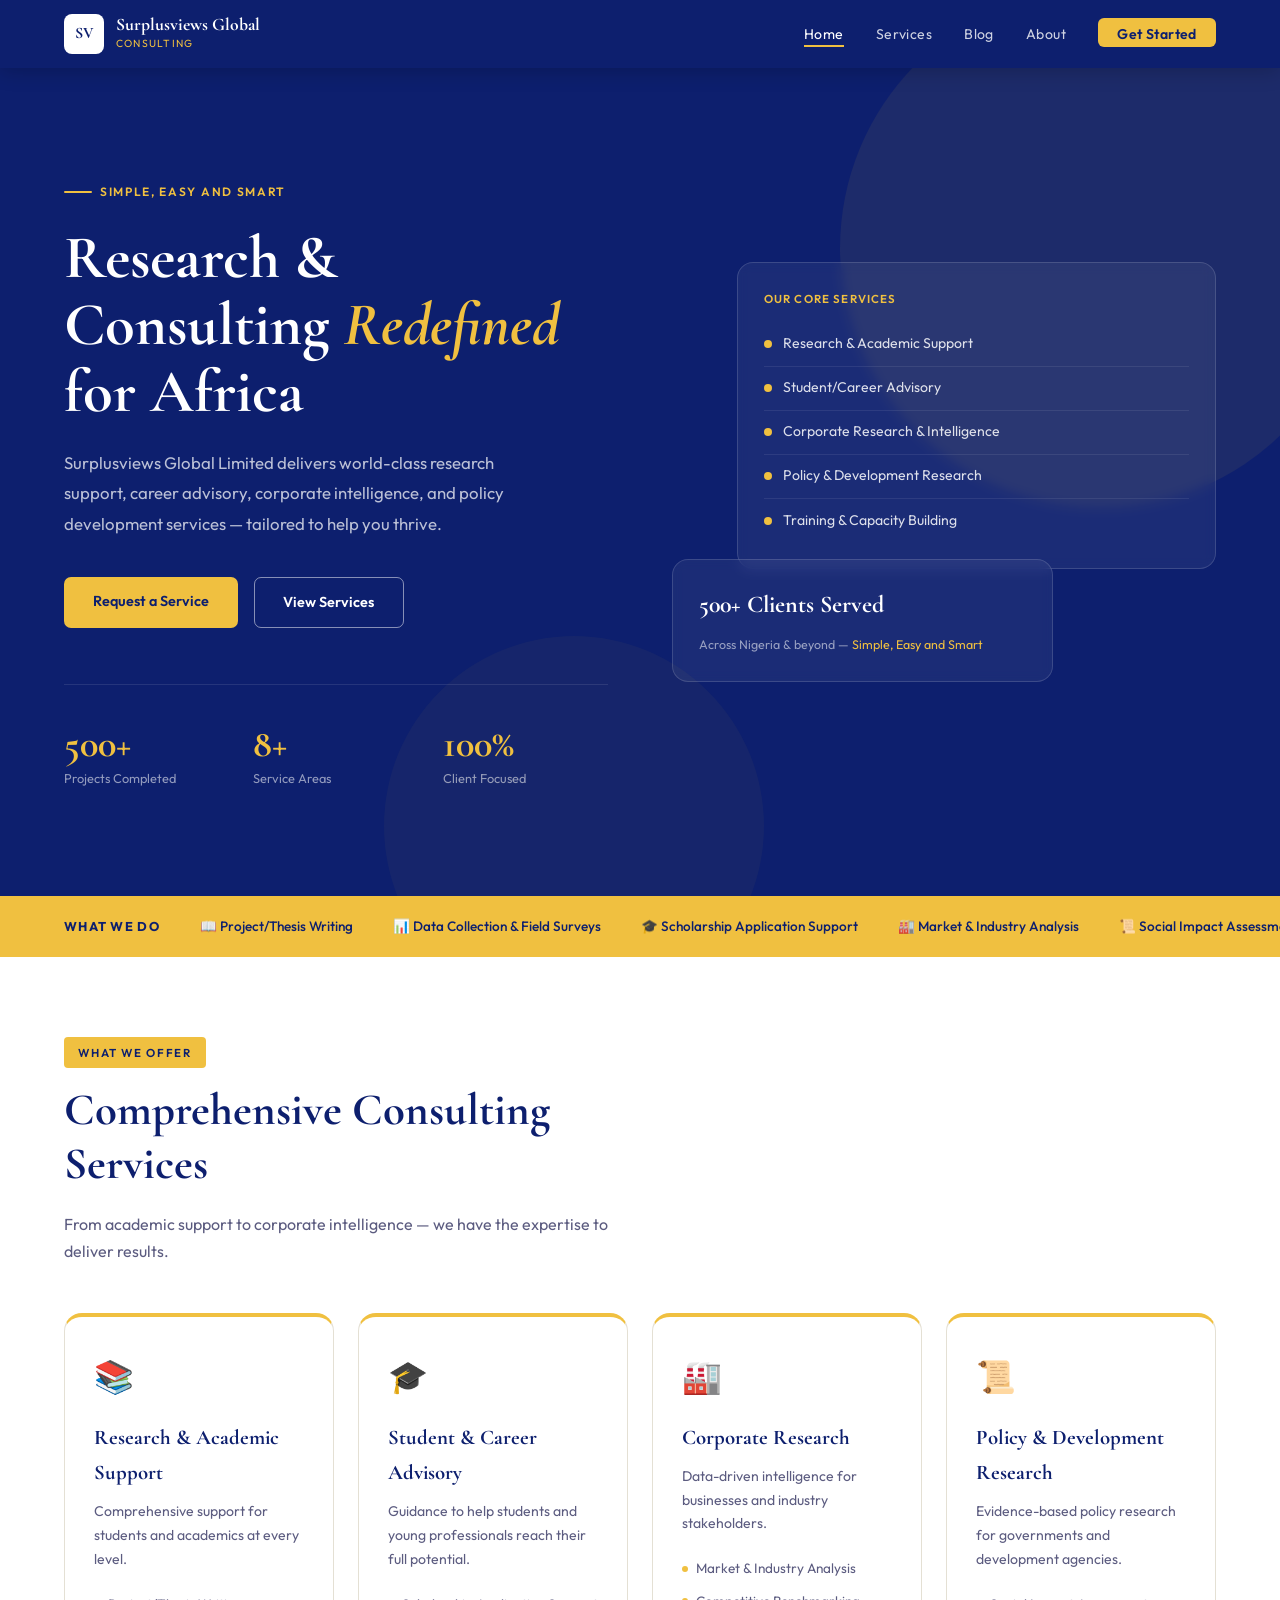
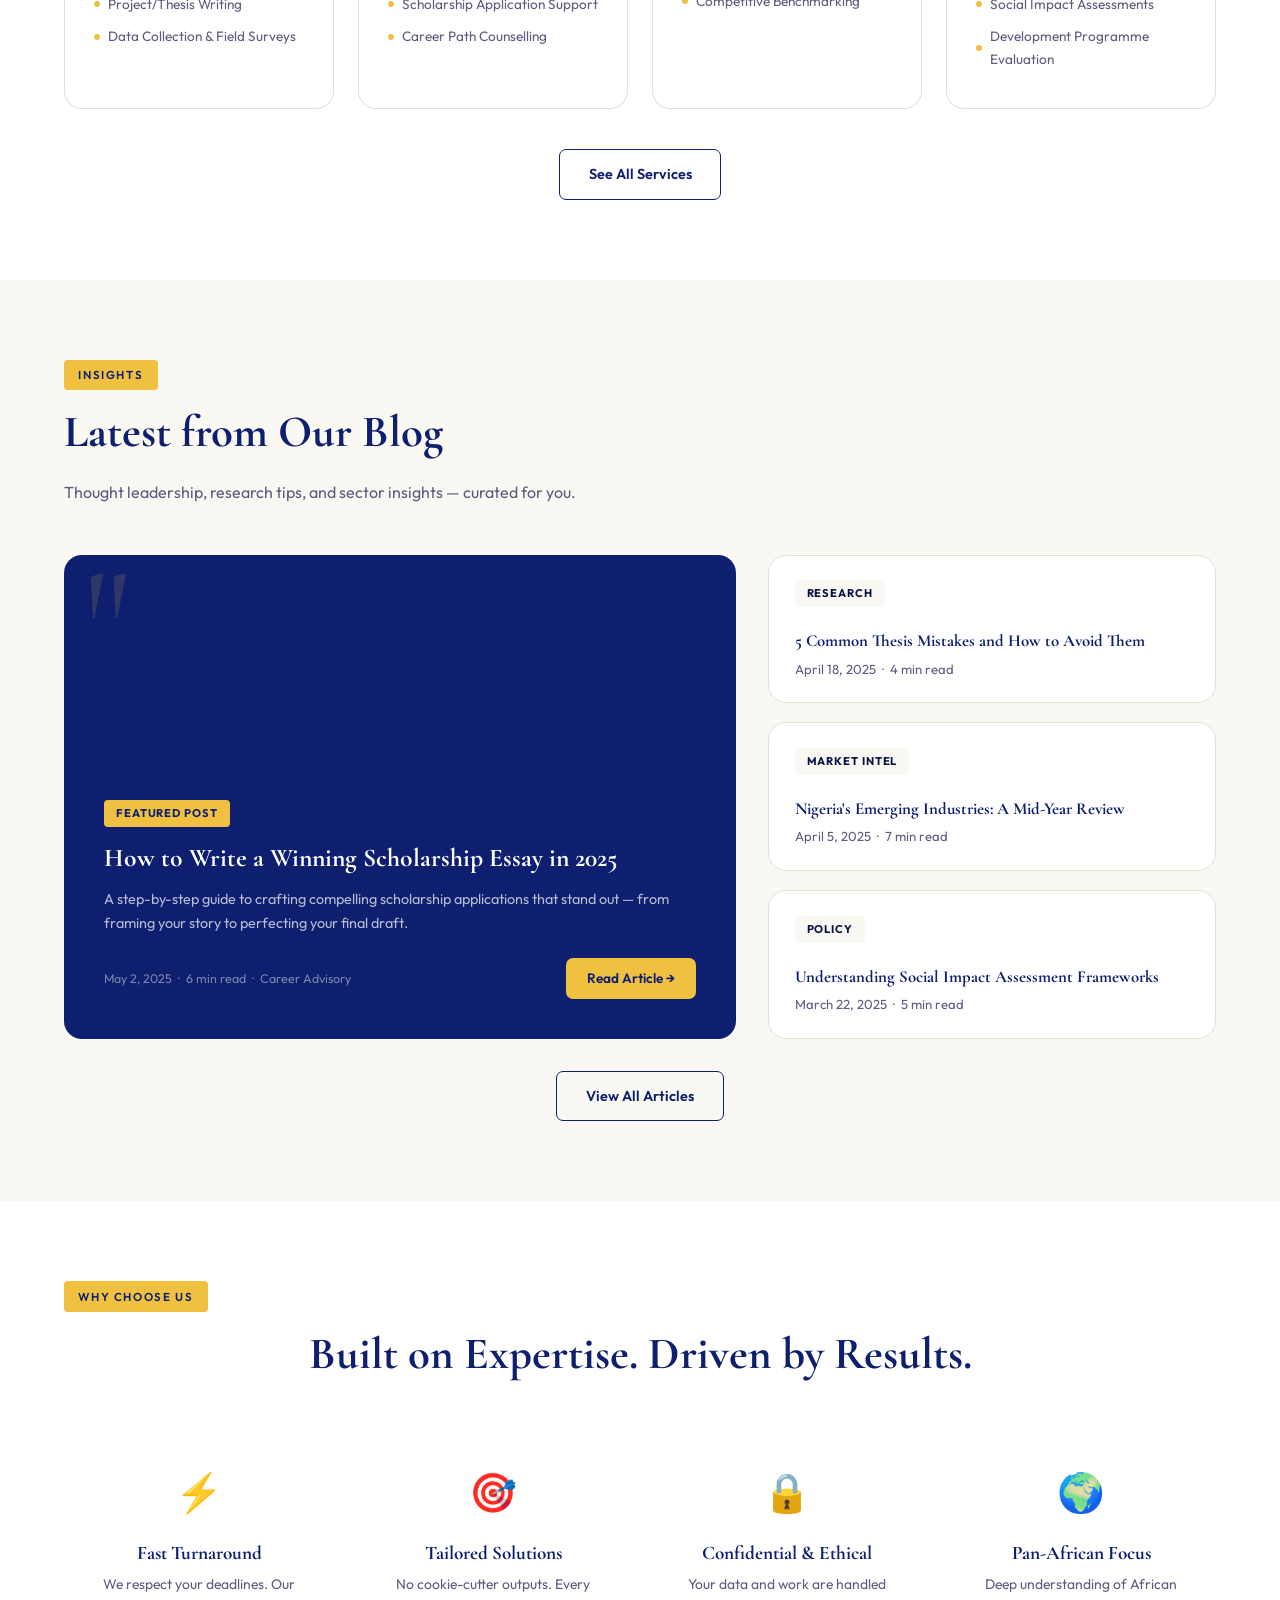
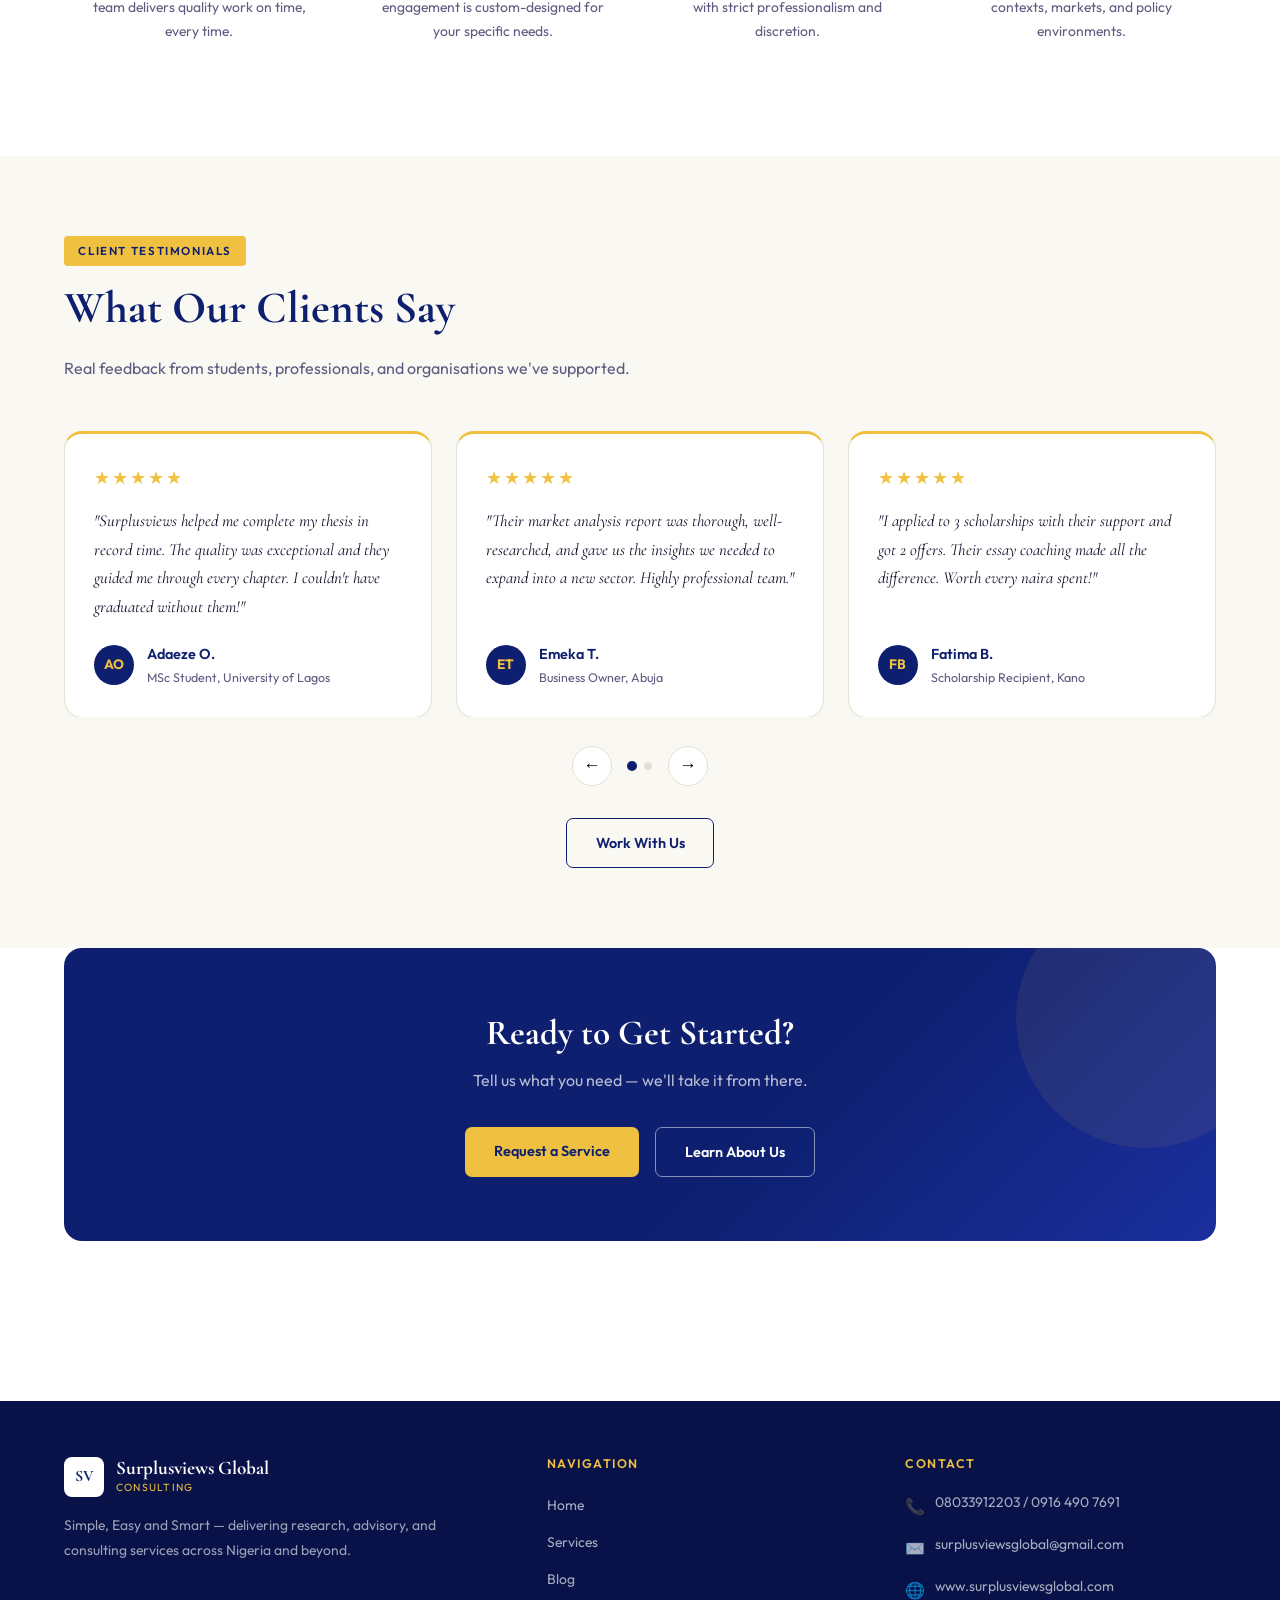
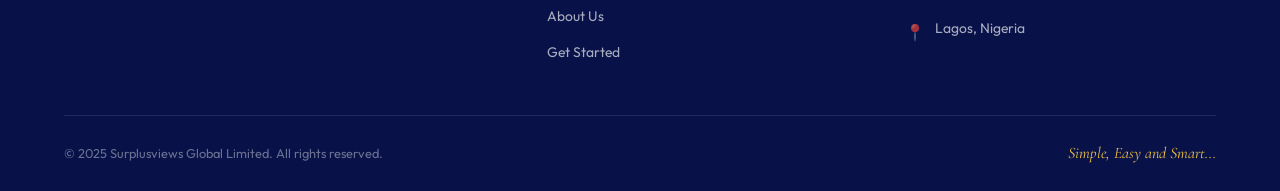
<file: index.html>
<!DOCTYPE html>
<html lang="en">
<head>
  <meta charset="UTF-8" />
  <meta name="viewport" content="width=device-width, initial-scale=1.0" />
  <title>Surplusviews Global Limited — Consulting</title>
  <link rel="stylesheet" href="style.css" />
  <style>
    /* ── HERO ── */
    .hero {
      background: var(--navy);
      min-height: 92vh;
      display: flex;
      align-items: center;
      padding: 5rem 5%;
      position: relative;
      overflow: hidden;
      margin-bottom: 0;
    }

    .hero::before {
      content: '';
      position: absolute;
      top: -80px; right: -80px;
      width: 520px; height: 520px;
      border-radius: 50%;
      background: rgba(240,192,64,.07);
      pointer-events: none;
    }

    .hero::after {
      content: '';
      position: absolute;
      bottom: -120px; left: 30%;
      width: 380px; height: 380px;
      border-radius: 50%;
      background: rgba(240,192,64,.04);
      pointer-events: none;
    }

    .hero-inner {
      display: grid;
      grid-template-columns: 1fr 1fr;
      gap: 4rem;
      align-items: center;
      max-width: 1200px;
      margin: 0 auto;
      width: 100%;
    }

    .hero-eyebrow {
      display: inline-flex;
      align-items: center;
      gap: .5rem;
      font-size: .75rem;
      font-weight: 600;
      letter-spacing: .14em;
      text-transform: uppercase;
      color: var(--gold);
      margin-bottom: 1.4rem;
    }

    .hero-eyebrow::before {
      content: '';
      display: inline-block;
      width: 28px; height: 2px;
      background: var(--gold);
      border-radius: 2px;
    }

    .hero h1 {
      font-size: clamp(2.4rem, 5vw, 3.8rem);
      color: var(--white);
      line-height: 1.1;
      margin-bottom: 1.4rem;
    }

    .hero h1 em {
      color: var(--gold);
      font-style: italic;
    }

    .hero-desc {
      color: rgba(255,255,255,.72);
      font-size: 1.05rem;
      max-width: 460px;
      margin-bottom: 2.4rem;
      line-height: 1.8;
    }

    .hero-btns { display: flex; gap: 1rem; flex-wrap: wrap; }

    .hero-stats {
      display: grid;
      grid-template-columns: repeat(3, 1fr);
      gap: 1.5rem;
      margin-top: 3.5rem;
      padding-top: 2.5rem;
      border-top: 1px solid rgba(255,255,255,.1);
    }

    .stat-num {
      font-family: 'Cormorant Garamond', serif;
      font-size: 2.4rem;
      font-weight: 700;
      color: var(--gold);
      line-height: 1;
    }

    .stat-label {
      font-size: .8rem;
      color: rgba(255,255,255,.55);
      margin-top: .3rem;
    }

    /* Hero right: floating card */
    .hero-card-stack { position: relative; height: 440px; }

    .hcard {
      position: absolute;
      background: rgba(255,255,255,.06);
      border: 1px solid rgba(255,255,255,.14);
      border-radius: 16px;
      padding: 1.6rem;
      backdrop-filter: blur(6px);
    }

    .hcard-main {
      width: 88%;
      top: 0; right: 0;
      animation: float1 5s ease-in-out infinite;
    }

    .hcard-secondary {
      width: 70%;
      bottom: 20px; left: 0;
      animation: float2 6s ease-in-out infinite;
    }

    @keyframes float1 {
      0%, 100% { transform: translateY(0); }
      50%       { transform: translateY(-12px); }
    }
    @keyframes float2 {
      0%, 100% { transform: translateY(0); }
      50%       { transform: translateY(10px); }
    }

    .hcard-title {
      font-size: .72rem;
      font-weight: 600;
      text-transform: uppercase;
      letter-spacing: .1em;
      color: var(--gold);
      margin-bottom: .9rem;
    }

    .hcard-service {
      display: flex;
      align-items: center;
      gap: .7rem;
      padding: .6rem 0;
      border-bottom: 1px solid rgba(255,255,255,.08);
      color: rgba(255,255,255,.85);
      font-size: .88rem;
    }

    .hcard-service:last-child { border-bottom: none; }

    .hcard-dot {
      width: 8px; height: 8px;
      background: var(--gold);
      border-radius: 50%;
      flex-shrink: 0;
    }

    .hcard-icon-big {
      font-size: 2.2rem;
      margin-bottom: .6rem;
    }

    .hcard-metric {
      font-family: 'Cormorant Garamond', serif;
      font-size: 2rem;
      font-weight: 700;
      color: var(--white);
    }

    .hcard-metric-label {
      font-size: .78rem;
      color: rgba(255,255,255,.55);
      margin-top: .2rem;
    }

    /* ── SERVICES STRIP ── */
    .services-strip {
      background: var(--gold);
      padding: 1.2rem 5%;
      display: flex;
      align-items: center;
      gap: 2.5rem;
      overflow: hidden;
      position: relative;
      z-index: 2;
      margin-bottom: 0;
    }

    .strip-label {
      font-weight: 700;
      font-size: .8rem;
      letter-spacing: .1em;
      text-transform: uppercase;
      color: var(--navy);
      white-space: nowrap;
    }

    .strip-items {
      display: flex;
      gap: 2.5rem;
      animation: scrollStrip 20s linear infinite;
    }

    .strip-item {
      display: flex;
      align-items: center;
      gap: .5rem;
      white-space: nowrap;
      font-size: .85rem;
      font-weight: 500;
      color: var(--navy);
    }

    @keyframes scrollStrip {
      from { transform: translateX(0); }
      to   { transform: translateX(-50%); }
    }

    /* ── SERVICES GRID ── */
    .services-grid {
      display: grid;
      grid-template-columns: repeat(auto-fit, minmax(260px, 1fr));
      gap: 1.5rem;
    }

    .svc-card {
      background: var(--white);
      border: 1px solid var(--border);
      border-radius: var(--r-lg);
      padding: 2rem 1.8rem;
      transition: box-shadow .25s, transform .25s;
      border-top: 4px solid var(--gold);
    }

    .svc-card:hover { box-shadow: 0 10px 36px rgba(13,31,110,.12); transform: translateY(-4px); }

    .svc-icon {
      font-size: 2rem;
      margin-bottom: 1rem;
    }

    .svc-title {
      font-family: 'Cormorant Garamond', serif;
      font-size: 1.3rem;
      color: var(--navy);
      font-weight: 700;
      margin-bottom: .6rem;
    }

    .svc-desc {
      font-size: .88rem;
      color: var(--muted);
      line-height: 1.7;
    }

    .svc-list {
      margin-top: 1rem;
      padding-left: 0;
      list-style: none;
    }

    .svc-list li {
      font-size: .85rem;
      color: var(--muted);
      padding: .3rem 0;
      display: flex;
      align-items: center;
      gap: .5rem;
    }

    .svc-list li::before {
      content: '';
      width: 6px; height: 6px;
      background: var(--gold);
      border-radius: 50%;
      flex-shrink: 0;
    }

    /* ── BLOG PREVIEW ── */
    .blog-grid {
      display: grid;
      grid-template-columns: 1.5fr 1fr;
      gap: 2rem;
    }

    .blog-featured {
      background: var(--navy);
      border-radius: var(--r-lg);
      padding: 2.5rem;
      color: var(--white);
      display: flex;
      flex-direction: column;
      justify-content: flex-end;
      min-height: 400px;
      position: relative;
      overflow: hidden;
    }

    .blog-featured::before {
      content: '"';
      position: absolute;
      top: -10px; left: 20px;
      font-family: 'Cormorant Garamond', serif;
      font-size: 10rem;
      color: rgba(240,192,64,.15);
      line-height: 1;
      pointer-events: none;
    }

    .blog-tag {
      display: inline-block;
      background: var(--gold);
      color: var(--navy);
      font-size: .7rem;
      font-weight: 700;
      padding: .25rem .75rem;
      border-radius: 4px;
      letter-spacing: .08em;
      text-transform: uppercase;
      margin-bottom: 1rem;
      width: fit-content;
    }

    .blog-featured h3 {
      font-size: 1.6rem;
      color: var(--white);
      margin-bottom: .8rem;
    }

    .blog-featured p {
      color: rgba(255,255,255,.7);
      font-size: .9rem;
      margin-bottom: 1.4rem;
    }

    .blog-meta {
      font-size: .78rem;
      color: rgba(255,255,255,.45);
    }

    .blog-side { display: flex; flex-direction: column; gap: 1.2rem; }

    .blog-mini {
      background: var(--white);
      border: 1px solid var(--border);
      border-radius: var(--r-lg);
      padding: 1.4rem 1.6rem;
      transition: box-shadow .2s, transform .2s;
    }

    .blog-mini:hover { box-shadow: 0 6px 24px rgba(13,31,110,.09); transform: translateY(-2px); }

    .blog-mini h4 {
      font-size: 1.05rem;
      color: var(--navy);
      margin-bottom: .4rem;
      margin-top: .5rem;
    }

    .blog-mini p { font-size: .82rem; color: var(--muted); }

    /* ── WHY US ── */
    .why-grid {
      display: grid;
      grid-template-columns: repeat(auto-fit, minmax(220px, 1fr));
      gap: 1.5rem;
    }

    .why-card {
      text-align: center;
      padding: 2rem 1.5rem;
    }

    .why-icon {
      font-size: 2.4rem;
      margin-bottom: 1rem;
    }

    .why-card h3 {
      font-size: 1.2rem;
      color: var(--navy);
      margin-bottom: .5rem;
    }

    .why-card p { font-size: .87rem; color: var(--muted); }

    /* ── CTA BANNER ── */
    .cta-banner {
      background: linear-gradient(135deg, var(--navy) 60%, #1a2f9e);
      border-radius: var(--r-lg);
      padding: 4rem;
      text-align: center;
      position: relative;
      overflow: hidden;
    }

    .cta-banner::after {
      content: '';
      position: absolute;
      top: -60px; right: -60px;
      width: 260px; height: 260px;
      border-radius: 50%;
      background: rgba(240,192,64,.08);
      pointer-events: none;
    }

    .cta-banner h2 {
      font-size: 2.2rem;
      color: var(--white);
      margin-bottom: .8rem;
    }

    .cta-banner p {
      color: rgba(255,255,255,.7);
      font-size: 1rem;
      margin-bottom: 2rem;
    }

    .cta-btns { display: flex; justify-content: center; gap: 1rem; flex-wrap: wrap; }

    /* ── RESPONSIVE ── */
    @media (max-width: 900px) {
      .hero-inner { grid-template-columns: 1fr; }
      .hero-card-stack { display: none; }
      .blog-grid { grid-template-columns: 1fr; }
    }

    /* ── REVIEWS CAROUSEL ── */
    .reviews-carousel-wrap {
      position: relative;
      overflow: hidden;
    }
    .reviews-track {
      display: flex;
      gap: 1.5rem;
      transition: transform .4s ease;
      will-change: transform;
      cursor: grab;
      user-select: none;
    }
    .reviews-track:active { cursor: grabbing; }
    .review-card {
      background: var(--white);
      border: 1px solid var(--border);
      border-radius: var(--r-lg);
      padding: 1.8rem;
      display: flex;
      flex-direction: column;
      gap: .9rem;
      border-top: 3px solid var(--gold);
      flex: 0 0 calc(33.333% - 1rem);
      min-width: 0;
      box-sizing: border-box;
    }
    .review-stars { color: var(--gold); font-size: 1.1rem; letter-spacing: 2px; }
    .review-text {
      font-family: 'Cormorant Garamond', serif;
      font-size: 1.05rem;
      color: var(--text);
      line-height: 1.7;
      flex: 1;
      font-style: italic;
    }
    .review-author { display: flex; align-items: center; gap: .8rem; margin-top: .4rem; }
    .review-avatar {
      width: 40px; height: 40px;
      border-radius: 50%;
      background: var(--navy);
      color: var(--gold);
      display: grid;
      place-items: center;
      font-size: .85rem;
      font-weight: 700;
      flex-shrink: 0;
    }
    .review-name { font-size: .9rem; font-weight: 600; color: var(--navy); }
    .review-role { font-size: .78rem; color: var(--muted); }

    /* Carousel controls */
    .carousel-controls {
      display: flex;
      align-items: center;
      justify-content: center;
      gap: 1rem;
      margin-top: 1.8rem;
    }
    .carousel-btn {
      width: 40px; height: 40px;
      border-radius: 50%;
      border: 1.5px solid var(--border);
      background: var(--white);
      cursor: pointer;
      font-size: 1.1rem;
      display: grid;
      place-items: center;
      transition: all .2s;
    }
    .carousel-btn:hover { background: var(--navy); color: var(--white); border-color: var(--navy); }
    .carousel-dots {
      display: flex;
      gap: .5rem;
    }
    .carousel-dot {
      width: 8px; height: 8px;
      border-radius: 50%;
      background: var(--border);
      cursor: pointer;
      transition: background .2s, transform .2s;
    }
    .carousel-dot.active { background: var(--navy); transform: scale(1.25); }

    /* responsive carousel */
    @media (max-width: 900px) {
      .review-card { flex: 0 0 calc(50% - .75rem); }
    }
    @media (max-width: 560px) {
      .review-card { flex: 0 0 calc(100% - 0px); }
    }

    /* ── WHY US MOBILE ── */
    @media (max-width: 640px) {
      .why-grid {
        grid-template-columns: 1fr 1fr !important;
        gap: 1rem !important;
      }
      .why-card {
        text-align: left !important;
        padding: 1.2rem !important;
        border: 1px solid var(--border);
        border-radius: var(--r-lg);
        border-left: 4px solid var(--gold);
        display: flex;
        flex-direction: column;
        gap: .4rem;
      }
      .why-icon { font-size: 1.6rem !important; margin-bottom: .2rem !important; }
      .why-card h3 { font-size: 1rem !important; }
      .why-card p  { font-size: .82rem !important; }
    }
  </style>
</head>
<body>

<!-- NAV -->
<nav>
  <a href="index.html" class="logo">
    <div class="logo-badge">SV</div>
    <div class="logo-text">
      <span class="logo-name">Surplusviews Global</span>
      <span class="logo-tagline">Consulting</span>
    </div>
  </a>
  <ul class="nav-links">
    <li><a href="index.html" class="active">Home</a></li>
    <li><a href="services.html">Services</a></li>
    <li><a href="blog.html">Blog</a></li>
    <li><a href="about.html">About</a></li>
    <li><a href="order.html" class="nav-cta">Get Started</a></li>
  </ul>
  <button class="nav-hamburger" id="hamburger" aria-label="Open menu" onclick="toggleMenu()">
    <span></span><span></span><span></span>
  </button>
</nav>
<div class="nav-drawer" id="navDrawer">
  <a href="index.html" class="active">Home</a>
  <a href="services.html">Services</a>
  <a href="blog.html">Blog</a>
  <a href="about.html">About</a>
  <a href="order.html" class="drawer-cta">Get Started</a>
</div>

<!-- HERO -->
<section class="hero">
  <div class="hero-inner">
    <div>
      <div class="hero-eyebrow fade-up">Simple, Easy and Smart</div>
      <h1 class="fade-up delay-1">Research &amp; Consulting <em>Redefined</em> for Africa</h1>
      <p class="hero-desc fade-up delay-2">
        Surplusviews Global Limited delivers world-class research support, career advisory, corporate intelligence, and policy development services — tailored to help you thrive.
      </p>
      <div class="hero-btns fade-up delay-3">
        <a href="order.html" class="btn btn-primary">Request a Service</a>
        <a href="services.html" class="btn btn-outline-white">View Services</a>
      </div>

      <div class="hero-stats fade-up delay-4">
        <div>
          <div class="stat-num">500+</div>
          <div class="stat-label">Projects Completed</div>
        </div>
        <div>
          <div class="stat-num">8+</div>
          <div class="stat-label">Service Areas</div>
        </div>
        <div>
          <div class="stat-num">100%</div>
          <div class="stat-label">Client Focused</div>
        </div>
      </div>
    </div>

    <div class="hero-card-stack fade-up delay-2">
      <div class="hcard hcard-main">
        <div class="hcard-title">Our Core Services</div>
        <div class="hcard-service"><span class="hcard-dot"></span> Research &amp; Academic Support</div>
        <div class="hcard-service"><span class="hcard-dot"></span> Student/Career Advisory</div>
        <div class="hcard-service"><span class="hcard-dot"></span> Corporate Research &amp; Intelligence</div>
        <div class="hcard-service"><span class="hcard-dot"></span> Policy &amp; Development Research</div>
        <div class="hcard-service"><span class="hcard-dot"></span> Training &amp; Capacity Building</div>
      </div>
      <div class="hcard hcard-secondary">
        <div class="hcard-metric" style="font-size:1.5rem;">500+ Clients Served</div>
        <div class="hcard-metric-label" style="margin-top:.5rem;">Across Nigeria &amp; beyond — <span style="color:var(--gold);">Simple, Easy and Smart</span></div>
      </div>
    </div>
  </div>
</section>

<!-- SCROLLING STRIP -->
<div class="services-strip">
  <div class="strip-label">What We Do</div>
  <div class="strip-items">
    <div class="strip-item">📖 Project/Thesis Writing</div>
    <div class="strip-item">📊 Data Collection &amp; Field Surveys</div>
    <div class="strip-item">🎓 Scholarship Application Support</div>
    <div class="strip-item">🏭 Market &amp; Industry Analysis</div>
    <div class="strip-item">📜 Social Impact Assessments</div>
    <div class="strip-item">🧱 Training &amp; Capacity Building</div>
    <!-- duplicate for seamless loop -->
    <div class="strip-item">📖 Project/Thesis Writing</div>
    <div class="strip-item">📊 Data Collection &amp; Field Surveys</div>
    <div class="strip-item">🎓 Scholarship Application Support</div>
    <div class="strip-item">🏭 Market &amp; Industry Analysis</div>
    <div class="strip-item">📜 Social Impact Assessments</div>
    <div class="strip-item">🧱 Training &amp; Capacity Building</div>
  </div>
</div>

<!-- SERVICES PREVIEW -->
<section class="section">
  <div class="section-label">What We Offer</div>
  <h2 class="section-title">Comprehensive Consulting Services</h2>
  <p class="section-sub">From academic support to corporate intelligence — we have the expertise to deliver results.</p>

  <div class="services-grid">
    <div class="svc-card fade-up">
      <div class="svc-icon">📚</div>
      <div class="svc-title">Research &amp; Academic Support</div>
      <p class="svc-desc">Comprehensive support for students and academics at every level.</p>
      <ul class="svc-list">
        <li>Project/Thesis Writing</li>
        <li>Data Collection &amp; Field Surveys</li>
      </ul>
    </div>
    <div class="svc-card fade-up delay-1">
      <div class="svc-icon">🎓</div>
      <div class="svc-title">Student &amp; Career Advisory</div>
      <p class="svc-desc">Guidance to help students and young professionals reach their full potential.</p>
      <ul class="svc-list">
        <li>Scholarship Application Support</li>
        <li>Career Path Counselling</li>
      </ul>
    </div>
    <div class="svc-card fade-up delay-2">
      <div class="svc-icon">🏭</div>
      <div class="svc-title">Corporate Research</div>
      <p class="svc-desc">Data-driven intelligence for businesses and industry stakeholders.</p>
      <ul class="svc-list">
        <li>Market &amp; Industry Analysis</li>
        <li>Competitive Benchmarking</li>
      </ul>
    </div>
    <div class="svc-card fade-up delay-3">
      <div class="svc-icon">📜</div>
      <div class="svc-title">Policy &amp; Development Research</div>
      <p class="svc-desc">Evidence-based policy research for governments and development agencies.</p>
      <ul class="svc-list">
        <li>Social Impact Assessments</li>
        <li>Development Programme Evaluation</li>
      </ul>
    </div>
  </div>

  <div style="margin-top:2.5rem; text-align:center;">
    <a href="services.html" class="btn btn-outline">See All Services</a>
  </div>
</section>

<!-- LATEST BLOG POST (dynamic) -->
<section class="section section-alt">
  <div class="section-label">Insights</div>
  <h2 class="section-title">Latest from Our Blog</h2>
  <p class="section-sub">Thought leadership, research tips, and sector insights — curated for you.</p>

  <div class="blog-grid" id="blogGrid">
    <!-- Filled by JS from localStorage, falls back to defaults below -->
  </div>

  <div style="margin-top:2rem; text-align:center;">
    <a href="blog.html" class="btn btn-outline">View All Articles</a>
  </div>
</section>

<!-- WHY US -->
<section class="section">
  <div class="section-label">Why Choose Us</div>
  <h2 class="section-title" style="text-align:center; max-width:100%;">Built on Expertise. Driven by Results.</h2>
  <br>
  <div class="why-grid">
    <div class="why-card">
      <div class="why-icon">⚡</div>
      <h3>Fast Turnaround</h3>
      <p>We respect your deadlines. Our team delivers quality work on time, every time.</p>
    </div>
    <div class="why-card">
      <div class="why-icon">🎯</div>
      <h3>Tailored Solutions</h3>
      <p>No cookie-cutter outputs. Every engagement is custom-designed for your specific needs.</p>
    </div>
    <div class="why-card">
      <div class="why-icon">🔒</div>
      <h3>Confidential &amp; Ethical</h3>
      <p>Your data and work are handled with strict professionalism and discretion.</p>
    </div>
    <div class="why-card">
      <div class="why-icon">🌍</div>
      <h3>Pan-African Focus</h3>
      <p>Deep understanding of African contexts, markets, and policy environments.</p>
    </div>
  </div>
</section>

<!-- CUSTOMER REVIEWS -->
<section class="section section-alt">
  <div class="section-label">Client Testimonials</div>
  <h2 class="section-title">What Our Clients Say</h2>
  <p class="section-sub">Real feedback from students, professionals, and organisations we've supported.</p>

  <div class="reviews-carousel-wrap">
    <div class="reviews-track" id="reviewsTrack"></div>
  </div>

  <div class="carousel-controls">
    <button class="carousel-btn" id="prevBtn" aria-label="Previous">&#8592;</button>
    <div class="carousel-dots" id="carouselDots"></div>
    <button class="carousel-btn" id="nextBtn" aria-label="Next">&#8594;</button>
  </div>

  <div style="margin-top:2rem; text-align:center;">
    <a href="order.html" class="btn btn-outline">Work With Us</a>
  </div>
</section>

<!-- CTA BANNER -->
<section class="section" style="padding-top:0;">
  <div class="cta-banner">
    <h2>Ready to Get Started?</h2>
    <p>Tell us what you need — we'll take it from there.</p>
    <div class="cta-btns">
      <a href="order.html" class="btn btn-primary">Request a Service</a>
      <a href="about.html" class="btn btn-outline-white">Learn About Us</a>
    </div>
  </div>
</section>

<script>
/* ── HAMBURGER ── */
function toggleMenu() {
  const btn    = document.getElementById('hamburger');
  const drawer = document.getElementById('navDrawer');
  btn.classList.toggle('open');
  drawer.classList.toggle('open');
  document.body.style.overflow = drawer.classList.contains('open') ? 'hidden' : '';
}
document.querySelectorAll('.nav-drawer a').forEach(a => {
  a.addEventListener('click', () => {
    document.getElementById('hamburger').classList.remove('open');
    document.getElementById('navDrawer').classList.remove('open');
    document.body.style.overflow = '';
  });
});

/* ── SHARED DATA STORE ── */
const DEFAULT_POSTS = [
  {id:1, title:"How to Write a Winning Scholarship Essay in 2025", excerpt:"A step-by-step guide to crafting compelling scholarship applications that stand out — from framing your story to perfecting your final draft.", category:"Career Advisory", date:"May 2, 2025", readTime:"6", featured:true},
  {id:2, title:"5 Common Thesis Mistakes and How to Avoid Them", excerpt:"From weak research questions to poor referencing, we identify the pitfalls that trip up most students.", category:"Research", date:"April 18, 2025", readTime:"4", featured:false},
  {id:3, title:"Nigeria's Emerging Industries: A Mid-Year Review", excerpt:"An analysis of the sectors showing the most growth momentum in Nigeria's economy.", category:"Market Intel", date:"April 5, 2025", readTime:"7", featured:false},
  {id:4, title:"Understanding Social Impact Assessment Frameworks", excerpt:"A plain-language guide to the major SIA frameworks used across Africa.", category:"Policy", date:"March 22, 2025", readTime:"5", featured:false}
];
const DEFAULT_REVIEWS = [
  {id:1, name:"Adaeze O.", role:"MSc Student, University of Lagos", stars:5, text:"Surplusviews helped me complete my thesis in record time. The quality was exceptional and they guided me through every chapter. I couldn't have graduated without them!"},
  {id:2, name:"Emeka T.", role:"Business Owner, Abuja", stars:5, text:"Their market analysis report was thorough, well-researched, and gave us the insights we needed to expand into a new sector. Highly professional team."},
  {id:3, name:"Fatima B.", role:"Scholarship Recipient, Kano", stars:5, text:"I applied to 3 scholarships with their support and got 2 offers. Their essay coaching made all the difference. Worth every naira spent!"},
  {id:4, name:"Dr. Chidi N.", role:"NGO Director, Port Harcourt", stars:5, text:"Their social impact assessment was comprehensive and met international standards. Our development partners were very impressed with the report quality."},
  {id:5, name:"Yetunde A.", role:"Final Year Student, OAU", stars:4, text:"Great service and very responsive team. My project was delivered on time and my supervisor praised the referencing and data analysis sections especially."},
  {id:6, name:"Ibrahim M.", role:"HR Manager, Lagos", stars:5, text:"We commissioned a capacity building workshop for our team and the facilitators were knowledgeable and engaging. Our team loved it. Will use them again!"}
];

function getPosts()   { try { const d = localStorage.getItem('sv_posts');   return d ? JSON.parse(d) : DEFAULT_POSTS; }   catch(e) { return DEFAULT_POSTS; } }
function getReviews() { try { const d = localStorage.getItem('sv_reviews'); return d ? JSON.parse(d) : DEFAULT_REVIEWS; } catch(e) { return DEFAULT_REVIEWS; } }

/* ── RENDER BLOG GRID ── */
function renderBlogGrid() {
  const posts = getPosts().filter(p => p.published !== false);
  const featured = posts.find(p => p.featured) || posts[0];
  const others   = posts.filter(p => p.id !== featured.id).slice(0, 3);
  const grid = document.getElementById('blogGrid');
  if (!grid) return;
  grid.innerHTML = `
    <div class="blog-featured">
      <div class="blog-tag">Featured Post</div>
      <h3>${featured.title}</h3>
      <p>${featured.excerpt}</p>
      <div style="display:flex;align-items:center;justify-content:space-between;flex-wrap:wrap;gap:1rem;">
        <span class="blog-meta">${featured.date} &nbsp;·&nbsp; ${featured.readTime} min read &nbsp;·&nbsp; ${featured.category}</span>
        <a href="blog.html" class="btn btn-primary" style="font-size:.85rem;padding:.55rem 1.3rem;">Read Article →</a>
      </div>
    </div>
    <div class="blog-side">
      ${others.map(p => `
        <div class="blog-mini">
          <div class="blog-tag" style="background:var(--cream);color:var(--navy-deep);">${p.category}</div>
          <h4>${p.title}</h4>
          <p>${p.date} &nbsp;·&nbsp; ${p.readTime} min read</p>
        </div>`).join('')}
    </div>`;
}

/* ── REVIEWS CAROUSEL ── */
let carouselIndex = 0;
let carouselPerPage = 3;
let isDragging = false, startX = 0, startTranslate = 0;

function getPerPage() {
  const w = window.innerWidth;
  if (w <= 560) return 1;
  if (w <= 900) return 2;
  return 3;
}

function buildCarousel() {
  const reviews = getReviews();
  const track   = document.getElementById('reviewsTrack');
  const dots    = document.getElementById('carouselDots');
  if (!track || !dots) return;

  track.innerHTML = reviews.map(r => `
    <div class="review-card">
      <div class="review-stars">${'★'.repeat(r.stars)}${'☆'.repeat(5 - r.stars)}</div>
      <p class="review-text">"${r.text}"</p>
      <div class="review-author">
        <div class="review-avatar">${r.name.split(' ').map(w=>w[0]).join('').slice(0,2)}</div>
        <div>
          <div class="review-name">${r.name}</div>
          <div class="review-role">${r.role}</div>
        </div>
      </div>
    </div>`).join('');

  carouselPerPage = getPerPage();
  const totalSlides = Math.ceil(reviews.length / carouselPerPage);
  carouselIndex = Math.min(carouselIndex, totalSlides - 1);

  dots.innerHTML = Array.from({length: totalSlides}, (_, i) =>
    `<div class="carousel-dot${i === carouselIndex ? ' active' : ''}" onclick="goToSlide(${i})"></div>`
  ).join('');

  applyTranslate();
}

function applyTranslate() {
  const track  = document.getElementById('reviewsTrack');
  if (!track) return;
  const cards  = track.querySelectorAll('.review-card');
  if (!cards.length) return;

  carouselPerPage = getPerPage();
  const gap        = 24; // 1.5rem
  const wrapWidth  = track.parentElement.offsetWidth;
  const cardWidth  = (wrapWidth - gap * (carouselPerPage - 1)) / carouselPerPage;

  // set card widths explicitly
  cards.forEach(c => { c.style.flex = `0 0 ${cardWidth}px`; c.style.minWidth = `${cardWidth}px`; });

  const offset = carouselIndex * (cardWidth + gap) * carouselPerPage;
  track.style.transform = `translateX(-${offset}px)`;

  // update dots
  document.querySelectorAll('.carousel-dot').forEach((d, i) => d.classList.toggle('active', i === carouselIndex));
}

function goToSlide(idx) {
  const reviews = getReviews();
  const totalSlides = Math.ceil(reviews.length / getPerPage());
  carouselIndex = Math.max(0, Math.min(idx, totalSlides - 1));
  applyTranslate();
}

document.getElementById('nextBtn').addEventListener('click', () => {
  const reviews = getReviews();
  const total = Math.ceil(reviews.length / getPerPage());
  goToSlide(carouselIndex < total - 1 ? carouselIndex + 1 : 0);
});
document.getElementById('prevBtn').addEventListener('click', () => {
  const reviews = getReviews();
  const total = Math.ceil(reviews.length / getPerPage());
  goToSlide(carouselIndex > 0 ? carouselIndex - 1 : total - 1);
});

/* touch / mouse drag */
function getEventX(e) { return e.touches ? e.touches[0].clientX : e.clientX; }

const track = document.getElementById('reviewsTrack');
track.addEventListener('mousedown',  e => { isDragging = true; startX = getEventX(e); track.style.transition = 'none'; });
track.addEventListener('touchstart', e => { isDragging = true; startX = getEventX(e); track.style.transition = 'none'; }, {passive:true});

window.addEventListener('mousemove', e => {
  if (!isDragging) return;
  const diff = getEventX(e) - startX;
  const reviews = getReviews(); const total = Math.ceil(reviews.length / getPerPage());
  const gap = 24; const wrapWidth = track.parentElement.offsetWidth;
  const cardWidth = (wrapWidth - gap * (getPerPage() - 1)) / getPerPage();
  const base = carouselIndex * (cardWidth + gap) * getPerPage();
  track.style.transform = `translateX(${-base + diff}px)`;
});
window.addEventListener('touchmove', e => {
  if (!isDragging) return;
  const diff = getEventX(e) - startX;
  const reviews = getReviews(); const total = Math.ceil(reviews.length / getPerPage());
  const gap = 24; const wrapWidth = track.parentElement.offsetWidth;
  const cardWidth = (wrapWidth - gap * (getPerPage() - 1)) / getPerPage();
  const base = carouselIndex * (cardWidth + gap) * getPerPage();
  track.style.transform = `translateX(${-base + diff}px)`;
}, {passive:true});

function endDrag(e) {
  if (!isDragging) return;
  isDragging = false;
  track.style.transition = 'transform .4s ease';
  const diff = getEventX(e) - startX;
  const reviews = getReviews(); const total = Math.ceil(reviews.length / getPerPage());
  if (diff < -60)       goToSlide(carouselIndex < total - 1 ? carouselIndex + 1 : 0);
  else if (diff > 60)   goToSlide(carouselIndex > 0 ? carouselIndex - 1 : total - 1);
  else                  applyTranslate();
}
window.addEventListener('mouseup',   endDrag);
window.addEventListener('touchend',  endDrag);

window.addEventListener('resize', () => { buildCarousel(); });

/* auto-advance every 5s */
setInterval(() => {
  if (!isDragging) {
    const reviews = getReviews();
    const total = Math.ceil(reviews.length / getPerPage());
    goToSlide(carouselIndex < total - 1 ? carouselIndex + 1 : 0);
  }
}, 5000);

renderBlogGrid();
buildCarousel();
</script>

<!-- FOOTER -->
<footer>
  <div class="footer-grid">
    <div class="footer-brand">
      <div class="logo">
        <div class="logo-badge">SV</div>
        <div class="logo-text">
          <span class="logo-name">Surplusviews Global</span>
          <span class="logo-tagline">Consulting</span>
        </div>
      </div>
      <p class="footer-desc">
        Simple, Easy and Smart — delivering research, advisory, and consulting services across Nigeria and beyond.
      </p>
    </div>
    <div class="footer-col">
      <h4>Navigation</h4>
      <ul>
        <li><a href="index.html">Home</a></li>
        <li><a href="services.html">Services</a></li>
        <li><a href="blog.html">Blog</a></li>
        <li><a href="about.html">About Us</a></li>
        <li><a href="order.html">Get Started</a></li>
      </ul>
    </div>
    <div class="footer-col">
      <h4>Contact</h4>
      <div class="footer-contact-item">
        <span class="footer-contact-icon">📞</span>
        <span>08033912203 / 0916 490 7691</span>
      </div>
      <div class="footer-contact-item">
        <span class="footer-contact-icon">✉️</span>
        <span>surplusviewsglobal@gmail.com</span>
      </div>
      <div class="footer-contact-item">
        <span class="footer-contact-icon">🌐</span>
        <span>www.surplusviewsglobal.com</span>
      </div>
      <div class="footer-contact-item">
        <span class="footer-contact-icon">📍</span>
        <span>Lagos, Nigeria</span>
      </div>
    </div>
  </div>
  <div class="footer-bottom">
    <span>© 2025 Surplusviews Global Limited. All rights reserved.</span>
    <span class="tagline-footer">Simple, Easy and Smart...</span>
  </div>
</footer>

</body>
</html>
</file>
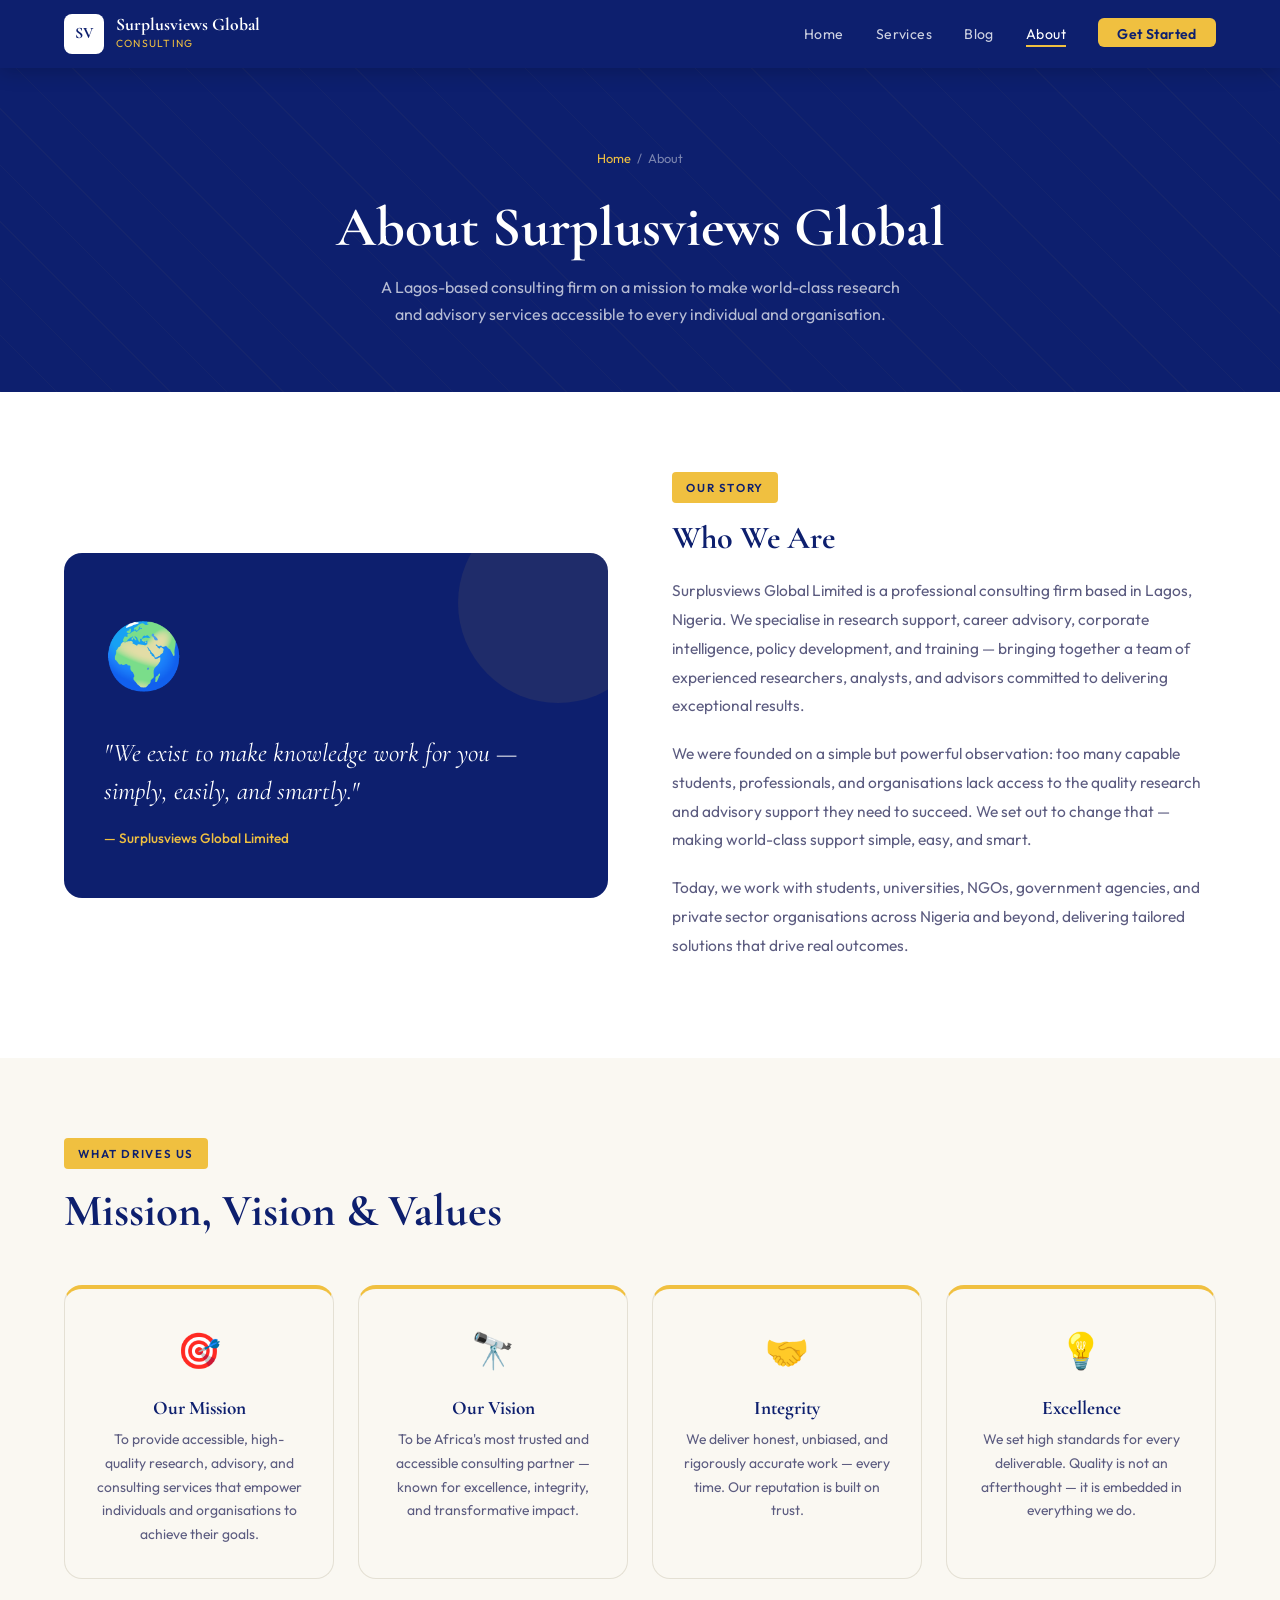
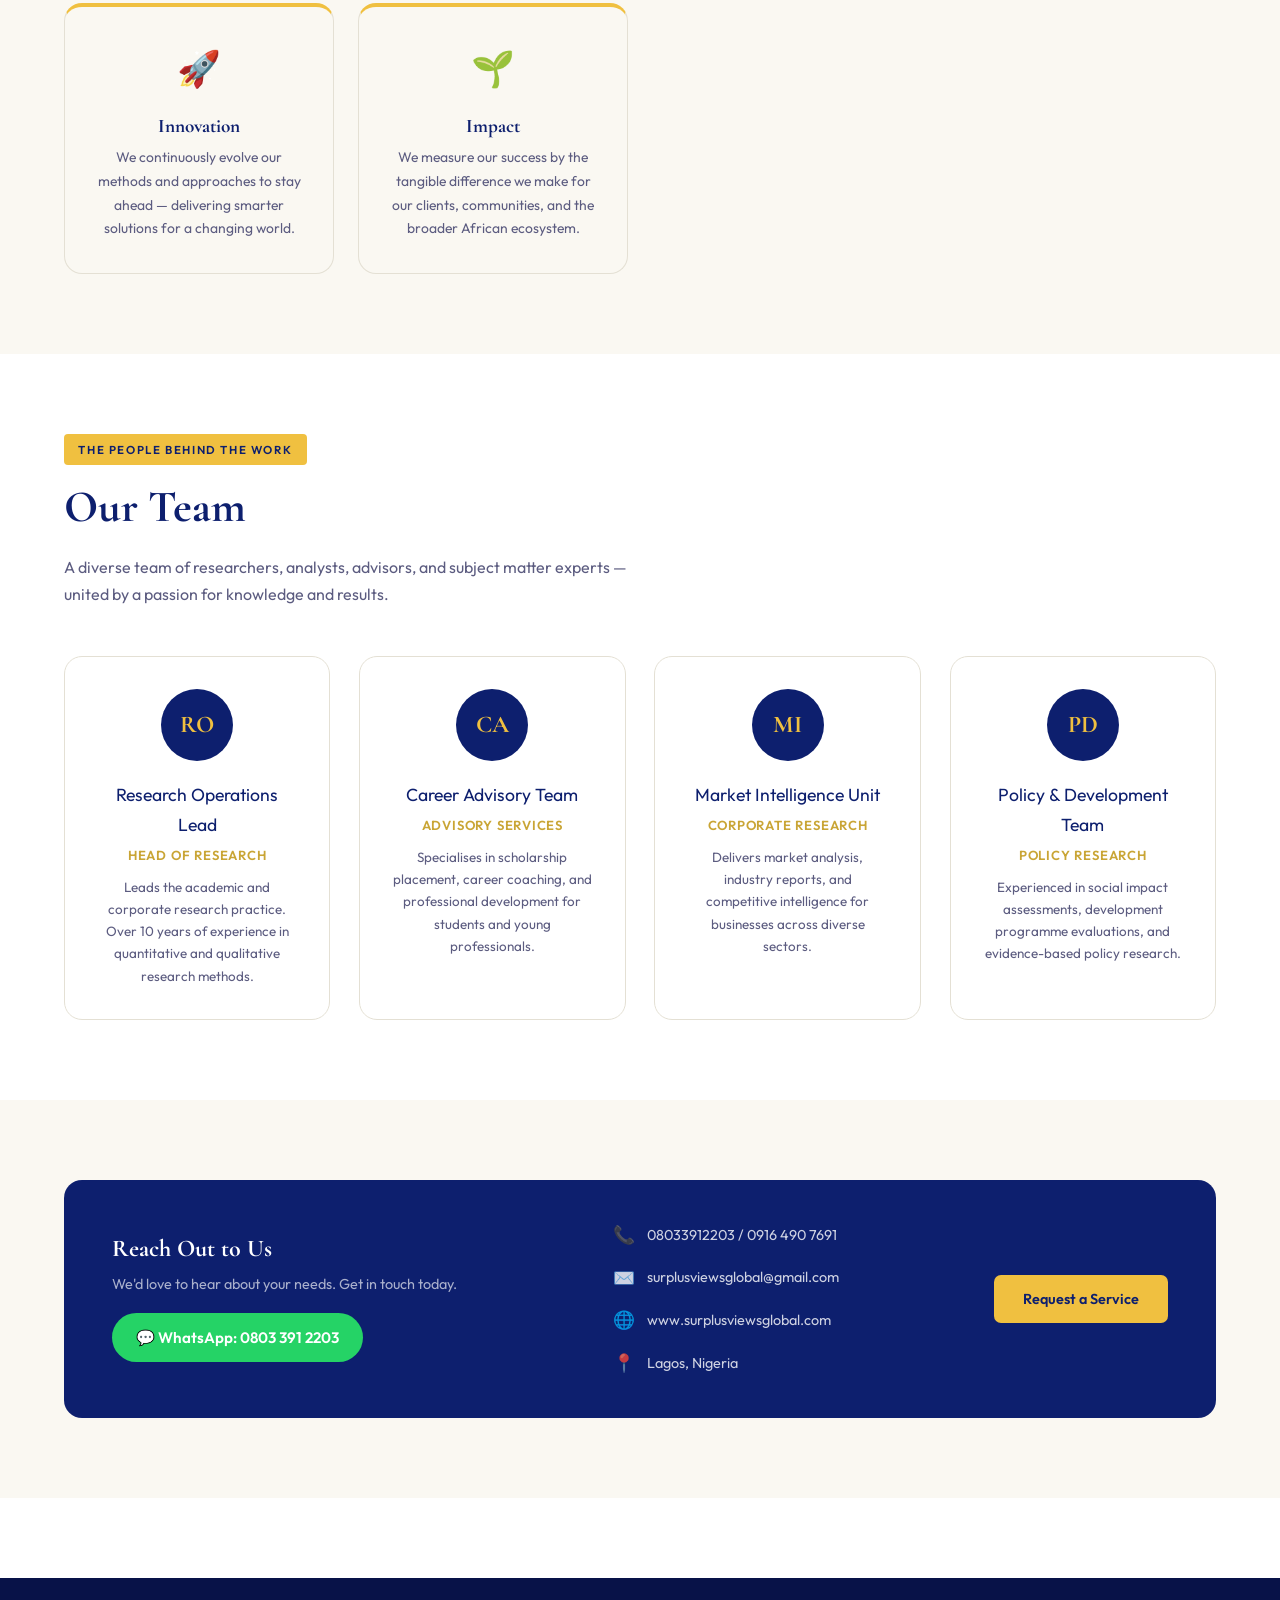
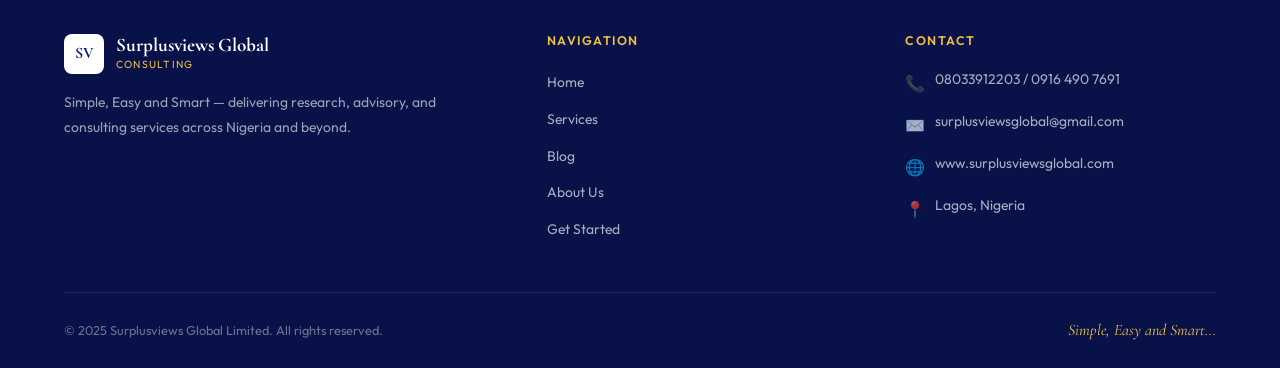
<file: about.html>
<!DOCTYPE html>
<html lang="en">
<head>
  <meta charset="UTF-8" />
  <meta name="viewport" content="width=device-width, initial-scale=1.0" />
  <title>About Us — Surplusviews Global Limited</title>
  <link rel="stylesheet" href="style.css" />
  <style>
    .page-hero {
      background: var(--navy);
      padding: 5rem 5% 4rem;
      text-align: center;
      position: relative;
      overflow: hidden;
    }
    .page-hero::before {
      content: '';
      position: absolute;
      inset: 0;
      background: repeating-linear-gradient(
        45deg,
        rgba(240,192,64,.03) 0px,
        rgba(240,192,64,.03) 1px,
        transparent 1px,
        transparent 40px
      );
      pointer-events: none;
    }
    .page-hero h1 { color: var(--white); font-size: clamp(2.2rem, 5vw, 3.5rem); margin-bottom: .8rem; }
    .page-hero p  { color: rgba(255,255,255,.7); max-width: 540px; margin: 0 auto; font-size: 1rem; }
    .breadcrumb {
      display: flex;
      justify-content: center;
      gap: .4rem;
      font-size: .8rem;
      color: rgba(255,255,255,.45);
      margin-bottom: 1.5rem;
    }
    .breadcrumb a { color: var(--gold); }

    /* STORY */
    .story-grid {
      display: grid;
      grid-template-columns: 1fr 1fr;
      gap: 4rem;
      align-items: center;
    }
    .story-visual {
      background: var(--navy);
      border-radius: var(--r-lg);
      padding: 3rem 2.5rem;
      position: relative;
      overflow: hidden;
    }
    .story-visual::before {
      content: '';
      position: absolute;
      top: -50px; right: -50px;
      width: 200px; height: 200px;
      border-radius: 50%;
      background: rgba(240,192,64,.08);
    }
    .story-visual-icon { font-size: 4rem; margin-bottom: 1.5rem; display: block; }
    .story-quote {
      font-family: 'Cormorant Garamond', serif;
      font-size: 1.6rem;
      color: var(--white);
      font-style: italic;
      line-height: 1.5;
      margin-bottom: 1rem;
    }
    .story-quote-author {
      font-size: .85rem;
      color: var(--gold);
      font-weight: 500;
    }

    .story-text h2 { font-size: 2rem; color: var(--navy); margin-bottom: 1.2rem; }
    .story-text p  { color: var(--muted); line-height: 1.85; margin-bottom: 1.2rem; font-size: .97rem; }

    /* VALUES */
    .values-grid {
      display: grid;
      grid-template-columns: repeat(auto-fit, minmax(220px, 1fr));
      gap: 1.5rem;
    }
    .value-card {
      border: 1px solid var(--border);
      border-radius: var(--r-lg);
      padding: 2rem 1.8rem;
      text-align: center;
      border-top: 4px solid var(--gold);
      transition: box-shadow .2s, transform .2s;
    }
    .value-card:hover { box-shadow: 0 8px 28px rgba(13,31,110,.1); transform: translateY(-3px); }
    .value-icon { font-size: 2.2rem; margin-bottom: 1rem; }
    .value-card h3 { font-size: 1.2rem; color: var(--navy); margin-bottom: .5rem; }
    .value-card p  { font-size: .87rem; color: var(--muted); }

    /* TEAM */
    .team-grid {
      display: grid;
      grid-template-columns: repeat(auto-fill, minmax(240px, 1fr));
      gap: 1.8rem;
    }
    .team-card {
      background: var(--white);
      border: 1px solid var(--border);
      border-radius: var(--r-lg);
      padding: 2rem;
      text-align: center;
      transition: box-shadow .2s, transform .2s;
    }
    .team-card:hover { box-shadow: 0 8px 28px rgba(13,31,110,.1); transform: translateY(-3px); }
    .team-avatar {
      width: 72px; height: 72px;
      border-radius: 50%;
      background: var(--navy);
      display: flex;
      align-items: center;
      justify-content: center;
      font-family: 'Cormorant Garamond', serif;
      font-size: 1.5rem;
      font-weight: 700;
      color: var(--gold);
      margin: 0 auto 1.2rem;
    }
    .team-name { font-size: 1.1rem; color: var(--navy); margin-bottom: .25rem; }
    .team-role { font-size: .82rem; color: var(--gold-muted); font-weight: 600; text-transform: uppercase; letter-spacing: .06em; margin-bottom: .6rem; }
    .team-bio  { font-size: .84rem; color: var(--muted); line-height: 1.65; }

    /* CONTACT STRIP */
    .contact-strip {
      background: var(--navy);
      border-radius: var(--r-lg);
      padding: 2.5rem 3rem;
      display: flex;
      align-items: center;
      justify-content: space-between;
      flex-wrap: wrap;
      gap: 2rem;
    }
    .contact-strip h3 { color: var(--white); font-size: 1.5rem; margin-bottom: .5rem; }
    .contact-strip p  { color: rgba(255,255,255,.65); font-size: .9rem; }
    .contact-items { display: flex; flex-direction: column; gap: .8rem; }
    .contact-item  { display: flex; align-items: center; gap: .75rem; color: rgba(255,255,255,.8); font-size: .9rem; }
    .contact-item-icon { font-size: 1.1rem; }

    /* WHATSAPP BADGE */
    .whatsapp-badge {
      display: inline-flex;
      align-items: center;
      gap: .6rem;
      background: #25d366;
      color: var(--white);
      font-weight: 600;
      font-size: .95rem;
      padding: .75rem 1.5rem;
      border-radius: 30px;
      margin-top: 1rem;
      transition: background .2s, transform .2s;
    }
    .whatsapp-badge:hover { background: #1db954; transform: scale(1.03); }

    @media (max-width: 860px) {
      .story-grid { grid-template-columns: 1fr; }
      .story-visual { display: none; }
      .contact-strip { flex-direction: column; text-align: center; }
    }
  </style>
</head>
<body>

<nav>
  <a href="index.html" class="logo">
    <div class="logo-badge">SV</div>
    <div class="logo-text">
      <span class="logo-name">Surplusviews Global</span>
      <span class="logo-tagline">Consulting</span>
    </div>
  </a>
  <ul class="nav-links">
    <li><a href="index.html">Home</a></li>
    <li><a href="services.html">Services</a></li>
    <li><a href="blog.html">Blog</a></li>
    <li><a href="about.html" class="active">About</a></li>
    <li><a href="order.html" class="nav-cta">Get Started</a></li>
  </ul>
  <button class="nav-hamburger" id="hamburger" aria-label="Open menu" onclick="toggleMenu()">
    <span></span><span></span><span></span>
  </button>
</nav>
<div class="nav-drawer" id="navDrawer">
  <a href="index.html">Home</a>
  <a href="services.html">Services</a>
  <a href="blog.html">Blog</a>
  <a href="about.html"  class="active">About</a>
  <a href="order.html" class="drawer-cta">Get Started</a>
</div>
<script>
function toggleMenu() {
  var btn    = document.getElementById('hamburger');
  var drawer = document.getElementById('navDrawer');
  btn.classList.toggle('open');
  drawer.classList.toggle('open');
  document.body.style.overflow = drawer.classList.contains('open') ? 'hidden' : '';
}
document.querySelectorAll('.nav-drawer a').forEach(function(a) {
  a.addEventListener('click', function() {
    document.getElementById('hamburger').classList.remove('open');
    document.getElementById('navDrawer').classList.remove('open');
    document.body.style.overflow = '';
  });
});
</script>

<div class="page-hero">
  <div class="breadcrumb"><a href="index.html">Home</a> / <span>About</span></div>
  <h1>About Surplusviews Global</h1>
  <p>A Lagos-based consulting firm on a mission to make world-class research and advisory services accessible to every individual and organisation.</p>
</div>

<!-- STORY -->
<section class="section">
  <div class="story-grid">
    <div class="story-visual">
      <span class="story-visual-icon">🌍</span>
      <div class="story-quote">"We exist to make knowledge work for you — simply, easily, and smartly."</div>
      <div class="story-quote-author">— Surplusviews Global Limited</div>
    </div>
    <div class="story-text">
      <div class="section-label">Our Story</div>
      <h2>Who We Are</h2>
      <p>Surplusviews Global Limited is a professional consulting firm based in Lagos, Nigeria. We specialise in research support, career advisory, corporate intelligence, policy development, and training — bringing together a team of experienced researchers, analysts, and advisors committed to delivering exceptional results.</p>
      <p>We were founded on a simple but powerful observation: too many capable students, professionals, and organisations lack access to the quality research and advisory support they need to succeed. We set out to change that — making world-class support simple, easy, and smart.</p>
      <p>Today, we work with students, universities, NGOs, government agencies, and private sector organisations across Nigeria and beyond, delivering tailored solutions that drive real outcomes.</p>
    </div>
  </div>
</section>

<!-- MISSION, VISION, VALUES -->
<section class="section section-alt">
  <div class="section-label">What Drives Us</div>
  <h2 class="section-title">Mission, Vision &amp; Values</h2>
  <br>
  <div class="values-grid">
    <div class="value-card fade-up">
      <div class="value-icon">🎯</div>
      <h3>Our Mission</h3>
      <p>To provide accessible, high-quality research, advisory, and consulting services that empower individuals and organisations to achieve their goals.</p>
    </div>
    <div class="value-card fade-up delay-1">
      <div class="value-icon">🔭</div>
      <h3>Our Vision</h3>
      <p>To be Africa's most trusted and accessible consulting partner — known for excellence, integrity, and transformative impact.</p>
    </div>
    <div class="value-card fade-up delay-2">
      <div class="value-icon">🤝</div>
      <h3>Integrity</h3>
      <p>We deliver honest, unbiased, and rigorously accurate work — every time. Our reputation is built on trust.</p>
    </div>
    <div class="value-card fade-up delay-3">
      <div class="value-icon">💡</div>
      <h3>Excellence</h3>
      <p>We set high standards for every deliverable. Quality is not an afterthought — it is embedded in everything we do.</p>
    </div>
    <div class="value-card fade-up">
      <div class="value-icon">🚀</div>
      <h3>Innovation</h3>
      <p>We continuously evolve our methods and approaches to stay ahead — delivering smarter solutions for a changing world.</p>
    </div>
    <div class="value-card fade-up delay-1">
      <div class="value-icon">🌱</div>
      <h3>Impact</h3>
      <p>We measure our success by the tangible difference we make for our clients, communities, and the broader African ecosystem.</p>
    </div>
  </div>
</section>

<!-- TEAM -->
<section class="section">
  <div class="section-label">The People Behind the Work</div>
  <h2 class="section-title">Our Team</h2>
  <p class="section-sub">A diverse team of researchers, analysts, advisors, and subject matter experts — united by a passion for knowledge and results.</p>

  <div class="team-grid">
    <div class="team-card fade-up">
      <div class="team-avatar">RO</div>
      <div class="team-name">Research Operations Lead</div>
      <div class="team-role">Head of Research</div>
      <p class="team-bio">Leads the academic and corporate research practice. Over 10 years of experience in quantitative and qualitative research methods.</p>
    </div>
    <div class="team-card fade-up delay-1">
      <div class="team-avatar">CA</div>
      <div class="team-name">Career Advisory Team</div>
      <div class="team-role">Advisory Services</div>
      <p class="team-bio">Specialises in scholarship placement, career coaching, and professional development for students and young professionals.</p>
    </div>
    <div class="team-card fade-up delay-2">
      <div class="team-avatar">MI</div>
      <div class="team-name">Market Intelligence Unit</div>
      <div class="team-role">Corporate Research</div>
      <p class="team-bio">Delivers market analysis, industry reports, and competitive intelligence for businesses across diverse sectors.</p>
    </div>
    <div class="team-card fade-up delay-3">
      <div class="team-avatar">PD</div>
      <div class="team-name">Policy &amp; Development Team</div>
      <div class="team-role">Policy Research</div>
      <p class="team-bio">Experienced in social impact assessments, development programme evaluations, and evidence-based policy research.</p>
    </div>
  </div>
</section>

<!-- CONTACT INFO -->
<section class="section section-alt">
  <div class="contact-strip fade-up">
    <div>
      <h3>Reach Out to Us</h3>
      <p>We'd love to hear about your needs. Get in touch today.</p>
      <a href="tel:08033912203" class="whatsapp-badge">💬 WhatsApp: 0803 391 2203</a>
    </div>
    <div class="contact-items">
      <div class="contact-item"><span class="contact-item-icon">📞</span><span>08033912203 / 0916 490 7691</span></div>
      <div class="contact-item"><span class="contact-item-icon">✉️</span><span>surplusviewsglobal@gmail.com</span></div>
      <div class="contact-item"><span class="contact-item-icon">🌐</span><span>www.surplusviewsglobal.com</span></div>
      <div class="contact-item"><span class="contact-item-icon">📍</span><span>Lagos, Nigeria</span></div>
    </div>
    <a href="order.html" class="btn btn-primary" style="align-self:center;">Request a Service</a>
  </div>
</section>

<footer>
  <div class="footer-grid">
    <div class="footer-brand">
      <div class="logo">
        <div class="logo-badge">SV</div>
        <div class="logo-text">
          <span class="logo-name">Surplusviews Global</span>
          <span class="logo-tagline">Consulting</span>
        </div>
      </div>
      <p class="footer-desc">Simple, Easy and Smart — delivering research, advisory, and consulting services across Nigeria and beyond.</p>
    </div>
    <div class="footer-col">
      <h4>Navigation</h4>
      <ul>
        <li><a href="index.html">Home</a></li>
        <li><a href="services.html">Services</a></li>
        <li><a href="blog.html">Blog</a></li>
        <li><a href="about.html">About Us</a></li>
        <li><a href="order.html">Get Started</a></li>
      </ul>
    </div>
    <div class="footer-col">
      <h4>Contact</h4>
      <div class="footer-contact-item"><span class="footer-contact-icon">📞</span><span>08033912203 / 0916 490 7691</span></div>
      <div class="footer-contact-item"><span class="footer-contact-icon">✉️</span><span>surplusviewsglobal@gmail.com</span></div>
      <div class="footer-contact-item"><span class="footer-contact-icon">🌐</span><span>www.surplusviewsglobal.com</span></div>
      <div class="footer-contact-item"><span class="footer-contact-icon">📍</span><span>Lagos, Nigeria</span></div>
    </div>
  </div>
  <div class="footer-bottom">
    <span>© 2025 Surplusviews Global Limited. All rights reserved.</span>
    <span class="tagline-footer">Simple, Easy and Smart...</span>
  </div>
</footer>

</body>
</html>
</file>
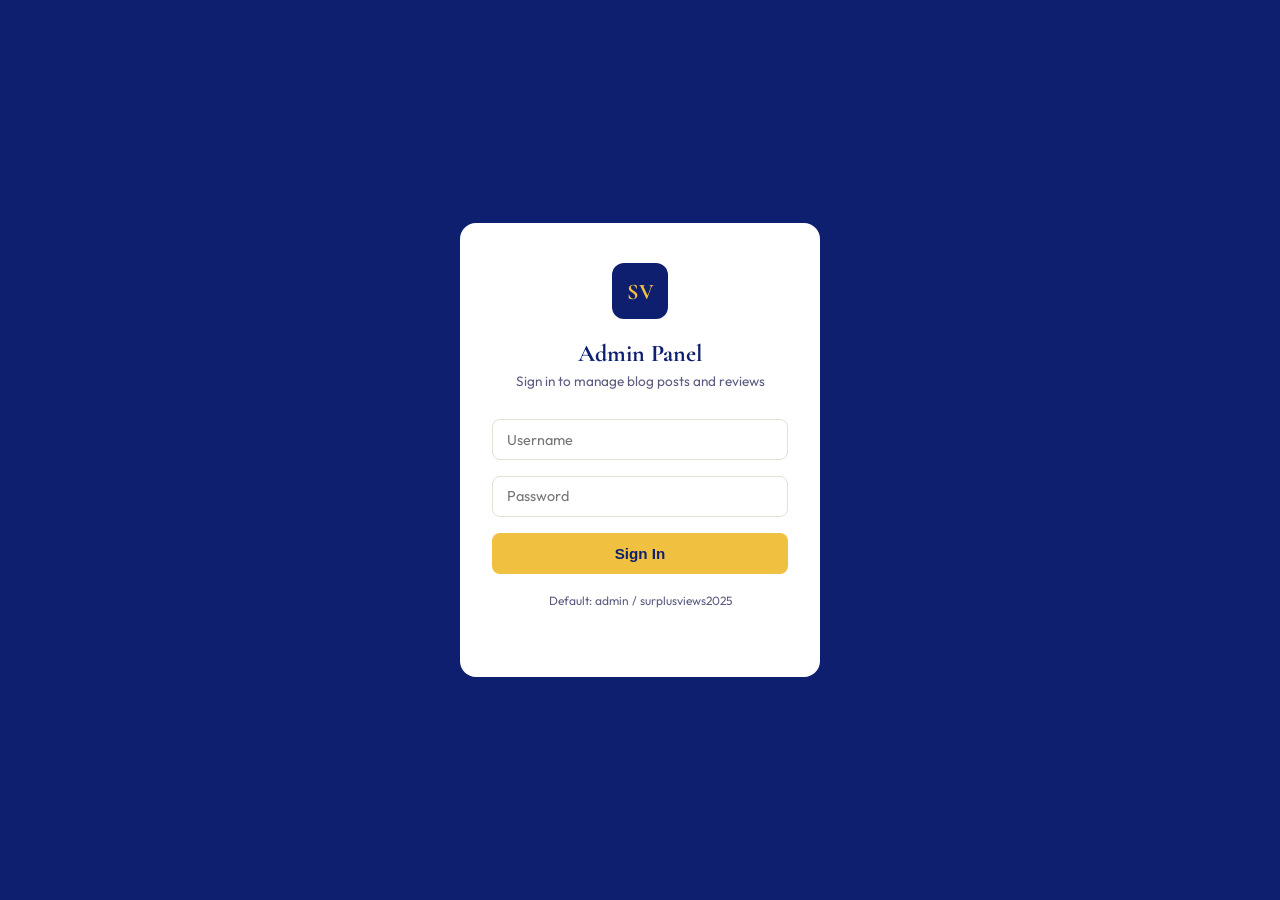
<file: admin.html>
<!DOCTYPE html>
<html lang="en">
<head>
  <meta charset="UTF-8" />
  <meta name="viewport" content="width=device-width, initial-scale=1.0" />
  <title>Admin Panel — Surplusviews Global</title>
  <link rel="preconnect" href="https://fonts.googleapis.com" />
  <link href="https://fonts.googleapis.com/css2?family=Cormorant+Garamond:wght@400;600;700&family=Outfit:wght@300;400;500;600&display=swap" rel="stylesheet" />
  <style>
    *, *::before, *::after { box-sizing: border-box; margin: 0; padding: 0; }
    :root {
      --navy:      #0d1f6e;
      --navy-deep: #081248;
      --gold:      #f0c040;
      --gold-muted:#c9a535;
      --cream:     #faf8f2;
      --sidebar:   #0f1e5c;
      --white:     #ffffff;
      --text:      #12122a;
      --muted:     #5c5c80;
      --border:    #e4e0d4;
      --danger:    #c0392b;
      --success:   #1a6e40;
      --r:         8px;
      --r-lg:      14px;
    }
    html, body { height: 100%; }
    body {
      font-family: 'Outfit', sans-serif;
      background: #f0f0f5;
      color: var(--text);
      display: flex;
      min-height: 100vh;
    }

    /* ── LOGIN OVERLAY ── */
    #loginOverlay {
      position: fixed; inset: 0;
      background: var(--navy);
      display: flex;
      align-items: center;
      justify-content: center;
      z-index: 999;
    }
    .login-box {
      background: var(--white);
      border-radius: 16px;
      padding: 2.5rem 2rem;
      width: 360px;
      text-align: center;
    }
    .login-logo {
      width: 56px; height: 56px;
      background: var(--navy);
      border-radius: 12px;
      display: grid;
      place-items: center;
      font-family: 'Cormorant Garamond', serif;
      font-size: 1.4rem;
      font-weight: 700;
      color: var(--gold);
      margin: 0 auto 1.2rem;
    }
    .login-box h2 {
      font-family: 'Cormorant Garamond', serif;
      font-size: 1.5rem;
      color: var(--navy);
      margin-bottom: .3rem;
    }
    .login-box p { font-size: .85rem; color: var(--muted); margin-bottom: 1.8rem; }
    .login-box input {
      width: 100%;
      padding: .7rem 1rem;
      border: 1.5px solid var(--border);
      border-radius: var(--r);
      font-family: 'Outfit', sans-serif;
      font-size: .95rem;
      margin-bottom: 1rem;
      outline: none;
      transition: border-color .2s;
    }
    .login-box input:focus { border-color: var(--navy); }
    .login-btn {
      width: 100%;
      padding: .75rem;
      background: var(--gold);
      color: var(--navy);
      border: none;
      border-radius: var(--r);
      font-weight: 700;
      font-size: .95rem;
      cursor: pointer;
      transition: background .2s;
    }
    .login-btn:hover { background: #ffd55a; }
    .login-err { font-size: .82rem; color: var(--danger); margin-top: .5rem; display: none; }

    /* ── SIDEBAR ── */
    .sidebar {
      width: 240px;
      background: var(--navy-deep);
      display: flex;
      flex-direction: column;
      flex-shrink: 0;
      min-height: 100vh;
    }
    .sidebar-brand {
      padding: 1.5rem 1.2rem;
      border-bottom: 1px solid rgba(255,255,255,.08);
    }
    .sb-logo {
      display: flex;
      align-items: center;
      gap: .6rem;
    }
    .sb-badge {
      width: 36px; height: 36px;
      background: var(--gold);
      border-radius: 8px;
      display: grid;
      place-items: center;
      font-family: 'Cormorant Garamond', serif;
      font-weight: 700;
      font-size: 14px;
      color: var(--navy);
    }
    .sb-name {
      font-family: 'Cormorant Garamond', serif;
      font-size: 1rem;
      font-weight: 700;
      color: var(--white);
      line-height: 1.2;
    }
    .sb-sub { font-size: .62rem; color: var(--gold); text-transform: uppercase; letter-spacing: .1em; }

    .sb-section {
      font-size: .65rem;
      font-weight: 600;
      letter-spacing: .12em;
      text-transform: uppercase;
      color: rgba(255,255,255,.3);
      padding: 1.4rem 1.2rem .5rem;
    }

    .sb-link {
      display: flex;
      align-items: center;
      gap: .7rem;
      padding: .65rem 1.2rem;
      font-size: .88rem;
      color: rgba(255,255,255,.65);
      cursor: pointer;
      border-left: 3px solid transparent;
      transition: all .18s;
      text-decoration: none;
    }
    .sb-link:hover { color: var(--white); background: rgba(255,255,255,.05); }
    .sb-link.active { color: var(--white); background: rgba(240,192,64,.1); border-left-color: var(--gold); }
    .sb-icon { font-size: 1.1rem; }

    .sidebar-footer {
      margin-top: auto;
      padding: 1.2rem;
      border-top: 1px solid rgba(255,255,255,.08);
    }
    .visit-site {
      display: flex;
      align-items: center;
      gap: .5rem;
      font-size: .82rem;
      color: var(--gold);
      text-decoration: none;
      transition: opacity .2s;
    }
    .visit-site:hover { opacity: .75; }

    /* ── MAIN ── */
    .main { flex: 1; display: flex; flex-direction: column; min-width: 0; }

    .topbar {
      background: var(--white);
      border-bottom: 1px solid var(--border);
      padding: 1rem 2rem;
      display: flex;
      align-items: center;
      justify-content: space-between;
    }
    .topbar-title {
      font-family: 'Cormorant Garamond', serif;
      font-size: 1.4rem;
      color: var(--navy);
      font-weight: 700;
    }
    .topbar-right { display: flex; align-items: center; gap: 1rem; }
    .admin-badge {
      background: rgba(13,31,110,.08);
      color: var(--navy);
      font-size: .78rem;
      font-weight: 600;
      padding: .3rem .8rem;
      border-radius: 20px;
    }

    .content { flex: 1; padding: 2rem; overflow-y: auto; }

    /* ── PANELS ── */
    .panel { display: none; }
    .panel.active { display: block; }

    /* ── STAT CARDS ── */
    .stat-row {
      display: grid;
      grid-template-columns: repeat(auto-fit, minmax(160px, 1fr));
      gap: 1rem;
      margin-bottom: 2rem;
    }
    .stat-card {
      background: var(--white);
      border-radius: var(--r-lg);
      padding: 1.4rem 1.2rem;
      border: 1px solid var(--border);
    }
    .stat-card-label { font-size: .75rem; color: var(--muted); font-weight: 500; text-transform: uppercase; letter-spacing: .08em; margin-bottom: .5rem; }
    .stat-card-num { font-family: 'Cormorant Garamond', serif; font-size: 2.2rem; font-weight: 700; color: var(--navy); line-height: 1; }
    .stat-card-sub { font-size: .78rem; color: var(--muted); margin-top: .25rem; }

    /* ── CARD ── */
    .admin-card {
      background: var(--white);
      border: 1px solid var(--border);
      border-radius: var(--r-lg);
      margin-bottom: 1.5rem;
      overflow: hidden;
    }
    .admin-card-header {
      padding: 1.2rem 1.5rem;
      border-bottom: 1px solid var(--border);
      display: flex;
      align-items: center;
      justify-content: space-between;
    }
    .admin-card-header h3 {
      font-family: 'Cormorant Garamond', serif;
      font-size: 1.2rem;
      color: var(--navy);
    }
    .admin-card-body { padding: 1.5rem; }

    /* ── FORM ── */
    .form-group { margin-bottom: 1.2rem; }
    label { display: block; font-size: .84rem; font-weight: 500; color: var(--text); margin-bottom: .4rem; }
    input[type=text], input[type=date], input[type=number], input[type=password],
    select, textarea {
      width: 100%;
      padding: .65rem .9rem;
      border: 1.5px solid var(--border);
      border-radius: var(--r);
      font-family: 'Outfit', sans-serif;
      font-size: .9rem;
      color: var(--text);
      background: var(--white);
      outline: none;
      transition: border-color .2s;
    }
    input:focus, select:focus, textarea:focus { border-color: var(--navy); }
    textarea { resize: vertical; min-height: 100px; }

    .form-row { display: grid; grid-template-columns: 1fr 1fr; gap: 1rem; }
    .form-row-3 { display: grid; grid-template-columns: 1fr 1fr 1fr; gap: 1rem; }

    .btn {
      display: inline-flex;
      align-items: center;
      gap: .4rem;
      padding: .6rem 1.3rem;
      border-radius: var(--r);
      font-family: 'Outfit', sans-serif;
      font-weight: 600;
      font-size: .88rem;
      cursor: pointer;
      border: none;
      transition: all .18s;
    }
    .btn-primary { background: var(--gold); color: var(--navy); }
    .btn-primary:hover { background: #ffd55a; }
    .btn-navy { background: var(--navy); color: var(--white); }
    .btn-navy:hover { background: #1a2f9e; }
    .btn-danger { background: #fdecea; color: var(--danger); border: 1px solid #f5b0ab; }
    .btn-danger:hover { background: #fbd5d3; }
    .btn-ghost { background: transparent; color: var(--muted); border: 1px solid var(--border); }
    .btn-ghost:hover { border-color: var(--navy); color: var(--navy); }
    .btn-sm { padding: .35rem .8rem; font-size: .8rem; }
    .btn-success { background: #e8f8f0; color: var(--success); border: 1px solid #a8e6c5; }
    .btn-success:hover { background: #d0f0e0; }

    /* ── TABLE ── */
    .data-table { width: 100%; border-collapse: collapse; }
    .data-table th {
      text-align: left;
      font-size: .75rem;
      font-weight: 600;
      text-transform: uppercase;
      letter-spacing: .08em;
      color: var(--muted);
      padding: .6rem 1rem;
      border-bottom: 1px solid var(--border);
      background: #fafafa;
    }
    .data-table td {
      padding: .9rem 1rem;
      border-bottom: 1px solid var(--border);
      font-size: .88rem;
      vertical-align: middle;
    }
    .data-table tr:last-child td { border-bottom: none; }
    .data-table tr:hover td { background: #fafafa; }

    .badge {
      display: inline-block;
      padding: .2rem .65rem;
      border-radius: 20px;
      font-size: .72rem;
      font-weight: 600;
    }
    .badge-published { background: #e8f8f0; color: var(--success); }
    .badge-draft     { background: #f5f5f5; color: var(--muted); }
    .badge-featured  { background: rgba(240,192,64,.2); color: #9a7800; }

    .td-actions { display: flex; gap: .4rem; }

    /* ── MODAL ── */
    .modal-backdrop {
      position: fixed; inset: 0;
      background: rgba(8,18,72,.55);
      z-index: 500;
      display: none;
      align-items: center;
      justify-content: center;
      padding: 1rem;
    }
    .modal-backdrop.open { display: flex; }
    .modal {
      background: var(--white);
      border-radius: var(--r-lg);
      width: 100%;
      max-width: 680px;
      max-height: 90vh;
      overflow-y: auto;
      box-shadow: 0 20px 60px rgba(0,0,0,.25);
    }
    .modal-header {
      padding: 1.3rem 1.5rem;
      border-bottom: 1px solid var(--border);
      display: flex;
      align-items: center;
      justify-content: space-between;
      position: sticky;
      top: 0;
      background: var(--white);
      z-index: 1;
    }
    .modal-header h3 { font-family: 'Cormorant Garamond', serif; font-size: 1.3rem; color: var(--navy); }
    .modal-close {
      width: 32px; height: 32px;
      border-radius: 50%;
      background: var(--cream);
      border: none;
      font-size: 1.2rem;
      cursor: pointer;
      display: grid;
      place-items: center;
      color: var(--muted);
      transition: background .15s;
    }
    .modal-close:hover { background: #ebe8dc; }
    .modal-body { padding: 1.5rem; }
    .modal-footer {
      padding: 1rem 1.5rem;
      border-top: 1px solid var(--border);
      display: flex;
      justify-content: flex-end;
      gap: .7rem;
    }

    /* ── TOAST ── */
    .toast {
      position: fixed;
      bottom: 2rem; right: 2rem;
      background: var(--navy);
      color: var(--white);
      padding: .8rem 1.4rem;
      border-radius: var(--r);
      font-size: .88rem;
      z-index: 1000;
      display: flex;
      align-items: center;
      gap: .5rem;
      transform: translateY(80px);
      opacity: 0;
      transition: all .3s;
      pointer-events: none;
    }
    .toast.show { transform: translateY(0); opacity: 1; }

    /* SWITCH */
    .switch-wrap { display: flex; align-items: center; gap: .7rem; margin-top: .3rem; }
    .switch {
      position: relative;
      width: 42px; height: 24px;
      flex-shrink: 0;
    }
    .switch input { opacity: 0; width: 0; height: 0; }
    .switch-slider {
      position: absolute; inset: 0;
      background: var(--border);
      border-radius: 24px;
      cursor: pointer;
      transition: background .2s;
    }
    .switch-slider::before {
      content: '';
      position: absolute;
      width: 18px; height: 18px;
      left: 3px; top: 3px;
      background: var(--white);
      border-radius: 50%;
      transition: transform .2s;
    }
    .switch input:checked + .switch-slider { background: var(--navy); }
    .switch input:checked + .switch-slider::before { transform: translateX(18px); }
    .switch-label { font-size: .85rem; color: var(--muted); }

    /* EMPTY STATE */
    .empty-state {
      text-align: center;
      padding: 3rem;
      color: var(--muted);
    }
    .empty-state-icon { font-size: 2.5rem; margin-bottom: .8rem; }
    .empty-state p { font-size: .9rem; }

    /* STAR PICKER */
    .star-picker { display: flex; gap: .3rem; margin-top: .3rem; }
    .star-picker span {
      font-size: 1.5rem;
      cursor: pointer;
      color: var(--border);
      transition: color .15s;
    }
    .star-picker span.active { color: var(--gold); }

    /* RICH TEXT AREA */
    .rich-toolbar {
      display: flex;
      gap: .3rem;
      padding: .5rem;
      background: #fafafa;
      border: 1.5px solid var(--border);
      border-bottom: none;
      border-radius: var(--r) var(--r) 0 0;
    }
    .rich-toolbar button {
      padding: .3rem .6rem;
      border: none;
      background: transparent;
      cursor: pointer;
      border-radius: 4px;
      font-size: .85rem;
      color: var(--muted);
      font-family: 'Outfit', sans-serif;
      transition: background .15s;
    }
    .rich-toolbar button:hover { background: var(--border); color: var(--text); }
    .rich-editor {
      min-height: 160px;
      border: 1.5px solid var(--border);
      border-radius: 0 0 var(--r) var(--r);
      padding: .8rem 1rem;
      font-family: 'Outfit', sans-serif;
      font-size: .9rem;
      outline: none;
      line-height: 1.7;
    }
    .rich-editor:focus { border-color: var(--navy); }

    /* CONFIRM DIALOG */
    .confirm-msg { font-size: .95rem; color: var(--muted); margin-bottom: 1.5rem; line-height: 1.6; }
  </style>
</head>
<body>

<!-- LOGIN -->
<div id="loginOverlay">
  <div class="login-box">
    <div class="login-logo">SV</div>
    <h2>Admin Panel</h2>
    <p>Sign in to manage blog posts and reviews</p>
    <input type="text" id="loginUser" placeholder="Username" autocomplete="off" />
    <input type="password" id="loginPass" placeholder="Password" />
    <button class="login-btn" onclick="doLogin()">Sign In</button>
    <p class="login-err" id="loginErr">Incorrect credentials. Please try again.</p>
    <p style="font-size:.75rem;color:var(--muted);margin-top:1.2rem;">Default: admin / surplusviews2025</p>
  </div>
</div>

<!-- SIDEBAR -->
<aside class="sidebar">
  <div class="sidebar-brand">
    <div class="sb-logo">
      <div class="sb-badge">SV</div>
      <div>
        <div class="sb-name">Surplusviews</div>
        <div class="sb-sub">Admin Panel</div>
      </div>
    </div>
  </div>

  <div class="sb-section">Content</div>
  <div class="sb-link active" onclick="showPanel('dashboard')" id="nav-dashboard">
    <span class="sb-icon">📊</span> Dashboard
  </div>
  <div class="sb-link" onclick="showPanel('posts')" id="nav-posts">
    <span class="sb-icon">📝</span> Blog Posts
  </div>
  <div class="sb-link" onclick="showPanel('reviews')" id="nav-reviews">
    <span class="sb-icon">⭐</span> Reviews
  </div>

  <div class="sb-section">Settings</div>
  <div class="sb-link" onclick="showPanel('settings')" id="nav-settings">
    <span class="sb-icon">⚙️</span> Settings
  </div>

  <div class="sidebar-footer">
    <a href="index.html" target="_blank" class="visit-site">↗ View Live Site</a>
  </div>
</aside>

<!-- MAIN -->
<div class="main">
  <div class="topbar">
    <div class="topbar-title" id="topbarTitle">Dashboard</div>
    <div class="topbar-right">
      <span class="admin-badge">Admin</span>
      <button class="btn btn-ghost btn-sm" onclick="doLogout()">Sign Out</button>
    </div>
  </div>

  <div class="content">

    <!-- DASHBOARD -->
    <div class="panel active" id="panel-dashboard">
      <div class="stat-row" id="dashStats"></div>
      <div class="admin-card">
        <div class="admin-card-header">
          <h3>Recent Blog Posts</h3>
          <button class="btn btn-primary btn-sm" onclick="showPanel('posts'); openPostModal()">+ New Post</button>
        </div>
        <div class="admin-card-body" style="padding:0;">
          <table class="data-table" id="dashPostsTable">
            <thead><tr><th>Title</th><th>Category</th><th>Date</th><th>Status</th></tr></thead>
            <tbody></tbody>
          </table>
        </div>
      </div>
      <div class="admin-card">
        <div class="admin-card-header">
          <h3>Recent Reviews</h3>
          <button class="btn btn-primary btn-sm" onclick="showPanel('reviews'); openReviewModal()">+ Add Review</button>
        </div>
        <div class="admin-card-body" style="padding:0;">
          <table class="data-table" id="dashReviewsTable">
            <thead><tr><th>Name</th><th>Role</th><th>Stars</th><th>Status</th></tr></thead>
            <tbody></tbody>
          </table>
        </div>
      </div>
    </div>

    <!-- BLOG POSTS -->
    <div class="panel" id="panel-posts">
      <div style="display:flex;align-items:center;justify-content:space-between;margin-bottom:1.5rem;">
        <div>
          <h2 style="font-family:'Cormorant Garamond',serif;font-size:1.6rem;color:var(--navy);">Blog Posts</h2>
          <p style="font-size:.85rem;color:var(--muted);margin-top:.2rem;">Create and manage articles shown on the website</p>
        </div>
        <button class="btn btn-primary" onclick="openPostModal()">+ New Post</button>
      </div>

      <div class="admin-card">
        <div class="admin-card-header" style="gap:1rem;flex-wrap:wrap;">
          <div style="display:flex;gap:.5rem;flex:1;min-width:200px;">
            <input type="text" id="postSearch" placeholder="Search posts..." style="max-width:280px;" oninput="renderPostsTable()" />
          </div>
          <select id="postFilterCat" style="width:auto;" onchange="renderPostsTable()">
            <option value="">All Categories</option>
            <option>Career Advisory</option><option>Research</option><option>Market Intel</option><option>Policy</option><option>Training</option>
          </select>
        </div>
        <div style="padding:0;">
          <table class="data-table">
            <thead>
              <tr>
                <th>Title</th>
                <th>Category</th>
                <th>Date</th>
                <th>Status</th>
                <th>Actions</th>
              </tr>
            </thead>
            <tbody id="postsTableBody"></tbody>
          </table>
          <div id="postsEmpty" class="empty-state" style="display:none;">
            <div class="empty-state-icon">📝</div>
            <p>No posts yet. Create your first blog post!</p>
          </div>
        </div>
      </div>
    </div>

    <!-- REVIEWS -->
    <div class="panel" id="panel-reviews">
      <div style="display:flex;align-items:center;justify-content:space-between;margin-bottom:1.5rem;">
        <div>
          <h2 style="font-family:'Cormorant Garamond',serif;font-size:1.6rem;color:var(--navy);">Client Reviews</h2>
          <p style="font-size:.85rem;color:var(--muted);margin-top:.2rem;">Manage testimonials displayed on the homepage</p>
        </div>
        <button class="btn btn-primary" onclick="openReviewModal()">+ Add Review</button>
      </div>

      <div class="admin-card">
        <div style="padding:0;">
          <table class="data-table">
            <thead>
              <tr><th>Client</th><th>Role</th><th>Stars</th><th>Preview</th><th>Actions</th></tr>
            </thead>
            <tbody id="reviewsTableBody"></tbody>
          </table>
          <div id="reviewsEmpty" class="empty-state" style="display:none;">
            <div class="empty-state-icon">⭐</div>
            <p>No reviews yet. Add your first client testimonial!</p>
          </div>
        </div>
      </div>
    </div>

    <!-- SETTINGS -->
    <div class="panel" id="panel-settings">
      <h2 style="font-family:'Cormorant Garamond',serif;font-size:1.6rem;color:var(--navy);margin-bottom:1.5rem;">Settings</h2>
      <div class="admin-card">
        <div class="admin-card-header"><h3>Change Admin Password</h3></div>
        <div class="admin-card-body">
          <div class="form-row">
            <div class="form-group">
              <label>Current Password</label>
              <input type="password" id="currPw" />
            </div>
            <div class="form-group">
              <label>New Password</label>
              <input type="password" id="newPw" />
            </div>
          </div>
          <button class="btn btn-navy" onclick="changePw()">Update Password</button>
        </div>
      </div>
      <div class="admin-card">
        <div class="admin-card-header"><h3>Data Management</h3></div>
        <div class="admin-card-body" style="display:flex;gap:1rem;flex-wrap:wrap;">
          <button class="btn btn-ghost" onclick="exportData()">⬇ Export All Data (JSON)</button>
          <button class="btn btn-danger" onclick="confirmReset()">🗑 Reset All Data to Defaults</button>
        </div>
      </div>
    </div>

  </div>
</div>

<!-- POST MODAL -->
<div class="modal-backdrop" id="postModal">
  <div class="modal">
    <div class="modal-header">
      <h3 id="postModalTitle">New Blog Post</h3>
      <button class="modal-close" onclick="closePostModal()">✕</button>
    </div>
    <div class="modal-body">
      <input type="hidden" id="postId" value="" />

      <div class="form-group">
        <label>Post Title *</label>
        <input type="text" id="postTitle" placeholder="Enter a compelling title..." />
      </div>

      <div class="form-row">
        <div class="form-group">
          <label>Category *</label>
          <select id="postCategory">
            <option value="" disabled selected>Select category</option>
            <option>Career Advisory</option>
            <option>Research</option>
            <option>Market Intel</option>
            <option>Policy</option>
            <option>Training</option>
          </select>
        </div>
        <div class="form-group">
          <label>Publication Date *</label>
          <input type="date" id="postDate" />
        </div>
      </div>

      <div class="form-row">
        <div class="form-group">
          <label>Read Time (minutes)</label>
          <input type="number" id="postReadTime" min="1" max="60" value="5" />
        </div>
        <div class="form-group">
          <label>Author</label>
          <input type="text" id="postAuthor" placeholder="e.g. Surplusviews Team" />
        </div>
      </div>

      <div class="form-group">
        <label>Excerpt / Summary *</label>
        <textarea id="postExcerpt" rows="3" placeholder="A short 1-2 sentence summary shown on the homepage and blog listing..."></textarea>
      </div>

      <div class="form-group">
        <label>Full Article Body</label>
        <div class="rich-toolbar">
          <button onclick="fmt('bold')"><strong>B</strong></button>
          <button onclick="fmt('italic')"><em>I</em></button>
          <button onclick="fmt('underline')"><u>U</u></button>
          <button onclick="fmtH2()">H2</button>
          <button onclick="fmtH3()">H3</button>
          <button onclick="fmt('insertUnorderedList')">• List</button>
          <button onclick="fmt('insertOrderedList')">1. List</button>
        </div>
        <div class="rich-editor" id="postBody" contenteditable="true" spellcheck="true"></div>
      </div>

      <div style="display:flex;gap:2rem;flex-wrap:wrap;margin-top:.5rem;">
        <label class="switch-wrap">
          <div class="switch"><input type="checkbox" id="postPublished" checked /><span class="switch-slider"></span></div>
          <span class="switch-label">Published (visible on site)</span>
        </label>
        <label class="switch-wrap">
          <div class="switch"><input type="checkbox" id="postFeatured" /><span class="switch-slider"></span></div>
          <span class="switch-label">Featured post (homepage spotlight)</span>
        </label>
      </div>
    </div>
    <div class="modal-footer">
      <button class="btn btn-ghost" onclick="closePostModal()">Cancel</button>
      <button class="btn btn-primary" onclick="savePost()">Save Post</button>
    </div>
  </div>
</div>

<!-- REVIEW MODAL -->
<div class="modal-backdrop" id="reviewModal">
  <div class="modal">
    <div class="modal-header">
      <h3 id="reviewModalTitle">Add Client Review</h3>
      <button class="modal-close" onclick="closeReviewModal()">✕</button>
    </div>
    <div class="modal-body">
      <input type="hidden" id="reviewId" value="" />

      <div class="form-row">
        <div class="form-group">
          <label>Client Name *</label>
          <input type="text" id="reviewName" placeholder="e.g. Adaeze O." />
        </div>
        <div class="form-group">
          <label>Role / Description *</label>
          <input type="text" id="reviewRole" placeholder="e.g. MSc Student, University of Lagos" />
        </div>
      </div>

      <div class="form-group">
        <label>Star Rating *</label>
        <div class="star-picker" id="starPicker">
          <span onclick="setStar(1)">★</span>
          <span onclick="setStar(2)">★</span>
          <span onclick="setStar(3)">★</span>
          <span onclick="setStar(4)">★</span>
          <span onclick="setStar(5)">★</span>
        </div>
        <input type="hidden" id="reviewStars" value="5" />
      </div>

      <div class="form-group">
        <label>Review Text *</label>
        <textarea id="reviewText" rows="4" placeholder="What the client said about working with Surplusviews..."></textarea>
      </div>

      <div class="form-group">
        <label>Service Used</label>
        <select id="reviewService">
          <option value="">Not specified</option>
          <option>Research &amp; Academic Support</option>
          <option>Student / Career Advisory</option>
          <option>Corporate Research</option>
          <option>Policy &amp; Development Research</option>
          <option>Training / Capacity Building</option>
        </select>
      </div>
    </div>
    <div class="modal-footer">
      <button class="btn btn-ghost" onclick="closeReviewModal()">Cancel</button>
      <button class="btn btn-primary" onclick="saveReview()">Save Review</button>
    </div>
  </div>
</div>

<!-- DELETE CONFIRM MODAL -->
<div class="modal-backdrop" id="confirmModal">
  <div class="modal" style="max-width:420px;">
    <div class="modal-header">
      <h3>Confirm Delete</h3>
      <button class="modal-close" onclick="closeConfirm()">✕</button>
    </div>
    <div class="modal-body">
      <p class="confirm-msg" id="confirmMsg">Are you sure you want to delete this item? This action cannot be undone.</p>
    </div>
    <div class="modal-footer">
      <button class="btn btn-ghost" onclick="closeConfirm()">Cancel</button>
      <button class="btn btn-danger" id="confirmOkBtn">Delete</button>
    </div>
  </div>
</div>

<!-- TOAST -->
<div class="toast" id="toast"></div>

<script>
/* ════════════════════════════════════════
   AUTH
════════════════════════════════════════ */
const ADMIN_USER = 'admin';
let adminPass = localStorage.getItem('sv_admin_pass') || 'surplusviews2025';

function doLogin() {
  const u = document.getElementById('loginUser').value.trim();
  const p = document.getElementById('loginPass').value;
  if (u === ADMIN_USER && p === adminPass) {
    document.getElementById('loginOverlay').style.display = 'none';
    initApp();
  } else {
    document.getElementById('loginErr').style.display = 'block';
  }
}
document.getElementById('loginPass').addEventListener('keydown', e => { if (e.key === 'Enter') doLogin(); });

function doLogout() {
  document.getElementById('loginOverlay').style.display = 'flex';
  document.getElementById('loginUser').value = '';
  document.getElementById('loginPass').value = '';
  document.getElementById('loginErr').style.display = 'none';
}

function changePw() {
  const curr = document.getElementById('currPw').value;
  const nw   = document.getElementById('newPw').value;
  if (curr !== adminPass) { toast('Current password is incorrect', '❌'); return; }
  if (nw.length < 6)      { toast('New password must be at least 6 characters', '❌'); return; }
  adminPass = nw;
  localStorage.setItem('sv_admin_pass', nw);
  document.getElementById('currPw').value = '';
  document.getElementById('newPw').value = '';
  toast('Password updated successfully', '✅');
}

/* ════════════════════════════════════════
   DATA
════════════════════════════════════════ */
const DEFAULT_POSTS = [
  {id:1, title:"How to Write a Winning Scholarship Essay in 2025", excerpt:"A step-by-step guide to crafting compelling scholarship applications that stand out — from framing your story to perfecting your final draft.", category:"Career Advisory", date:"2025-05-02", readTime:6, author:"Surplusviews Team", body:"<p>Getting a scholarship is one of the most competitive challenges students face...</p>", published:true, featured:true},
  {id:2, title:"5 Common Thesis Mistakes and How to Avoid Them", excerpt:"From weak research questions to poor referencing, we identify the pitfalls that trip up most students.", category:"Research", date:"2025-04-18", readTime:4, author:"Surplusviews Team", body:"<p>Writing a thesis is a major academic milestone...</p>", published:true, featured:false},
  {id:3, title:"Nigeria's Emerging Industries: A Mid-Year Review", excerpt:"An analysis of the sectors showing the most growth momentum in Nigeria's economy.", category:"Market Intel", date:"2025-04-05", readTime:7, author:"Surplusviews Team", body:"<p>Nigeria's economy continues to diversify...</p>", published:true, featured:false},
  {id:4, title:"Understanding Social Impact Assessment Frameworks", excerpt:"A plain-language guide to the major SIA frameworks used by development organisations.", category:"Policy", date:"2025-03-22", readTime:5, author:"Surplusviews Team", body:"<p>Social Impact Assessments are critical tools...</p>", published:true, featured:false}
];

const DEFAULT_REVIEWS = [
  {id:1, name:"Adaeze O.", role:"MSc Student, University of Lagos", stars:5, text:"Surplusviews helped me complete my thesis in record time. The quality was exceptional and they guided me through every chapter. I couldn't have graduated without them!", service:"Research & Academic Support"},
  {id:2, name:"Emeka T.", role:"Business Owner, Abuja", stars:5, text:"Their market analysis report was thorough, well-researched, and gave us the insights we needed to expand into a new sector. Highly professional team.", service:"Corporate Research"},
  {id:3, name:"Fatima B.", role:"Scholarship Recipient, Kano", stars:5, text:"I applied to 3 scholarships with their support and got 2 offers. Their essay coaching made all the difference. Worth every naira spent!", service:"Student / Career Advisory"},
  {id:4, name:"Dr. Chidi N.", role:"NGO Director, Port Harcourt", stars:5, text:"Their social impact assessment was comprehensive and met international standards. Our development partners were very impressed with the report quality.", service:"Policy & Development Research"},
  {id:5, name:"Yetunde A.", role:"Final Year Student, OAU", stars:4, text:"Great service and very responsive team. My project was delivered on time and my supervisor praised the referencing and data analysis sections.", service:"Research & Academic Support"},
  {id:6, name:"Ibrahim M.", role:"HR Manager, Lagos", stars:5, text:"We commissioned a capacity building workshop for our team and the facilitators were knowledgeable and engaging. Our team loved it. Will use them again!", service:"Training / Capacity Building"}
];

function getPosts()   { try { const d = localStorage.getItem('sv_posts');   return d ? JSON.parse(d) : [...DEFAULT_POSTS]; }   catch(e){ return [...DEFAULT_POSTS]; } }
function getReviews() { try { const d = localStorage.getItem('sv_reviews'); return d ? JSON.parse(d) : [...DEFAULT_REVIEWS]; } catch(e){ return [...DEFAULT_REVIEWS]; } }
function savePosts(p)   { localStorage.setItem('sv_posts',   JSON.stringify(p)); }
function saveReviews(r) { localStorage.setItem('sv_reviews', JSON.stringify(r)); }
function nextId(arr) { return arr.length ? Math.max(...arr.map(x=>x.id)) + 1 : 1; }

function fmtDate(d) {
  if (!d) return '';
  const dt = new Date(d);
  return dt.toLocaleDateString('en-GB', {day:'numeric', month:'long', year:'numeric'});
}

/* ════════════════════════════════════════
   NAVIGATION
════════════════════════════════════════ */
function showPanel(name) {
  document.querySelectorAll('.panel').forEach(p => p.classList.remove('active'));
  document.querySelectorAll('.sb-link').forEach(l => l.classList.remove('active'));
  document.getElementById('panel-' + name).classList.add('active');
  document.getElementById('nav-' + name).classList.add('active');
  const titles = {dashboard:'Dashboard', posts:'Blog Posts', reviews:'Client Reviews', settings:'Settings'};
  document.getElementById('topbarTitle').textContent = titles[name] || name;
  if (name === 'posts')    renderPostsTable();
  if (name === 'reviews')  renderReviewsTable();
  if (name === 'dashboard') renderDashboard();
}

/* ════════════════════════════════════════
   DASHBOARD
════════════════════════════════════════ */
function renderDashboard() {
  const posts = getPosts();
  const reviews = getReviews();
  const published = posts.filter(p => p.published);
  const featured  = posts.filter(p => p.featured);
  const avgStars  = reviews.length ? (reviews.reduce((a,r)=>a+r.stars,0)/reviews.length).toFixed(1) : '0';

  document.getElementById('dashStats').innerHTML = `
    <div class="stat-card"><div class="stat-card-label">Total Posts</div><div class="stat-card-num">${posts.length}</div><div class="stat-card-sub">${published.length} published</div></div>
    <div class="stat-card"><div class="stat-card-label">Featured Posts</div><div class="stat-card-num">${featured.length}</div><div class="stat-card-sub">Shown in spotlight</div></div>
    <div class="stat-card"><div class="stat-card-label">Reviews</div><div class="stat-card-num">${reviews.length}</div><div class="stat-card-sub">Client testimonials</div></div>
    <div class="stat-card"><div class="stat-card-label">Avg. Rating</div><div class="stat-card-num">${avgStars}</div><div class="stat-card-sub">Out of 5 stars</div></div>
  `;

  const pTbody = document.querySelector('#dashPostsTable tbody');
  pTbody.innerHTML = posts.slice(0,5).map(p => `
    <tr>
      <td><strong>${p.title}</strong></td>
      <td>${p.category}</td>
      <td>${fmtDate(p.date)}</td>
      <td><span class="badge ${p.published?'badge-published':'badge-draft'}">${p.published?'Published':'Draft'}</span></td>
    </tr>`).join('');

  const rTbody = document.querySelector('#dashReviewsTable tbody');
  rTbody.innerHTML = reviews.slice(0,5).map(r => `
    <tr>
      <td><strong>${r.name}</strong></td>
      <td>${r.role}</td>
      <td>${'★'.repeat(r.stars)}</td>
      <td><span class="badge badge-published">Visible</span></td>
    </tr>`).join('');
}

/* ════════════════════════════════════════
   POSTS TABLE
════════════════════════════════════════ */
function renderPostsTable() {
  let posts = getPosts();
  const search = document.getElementById('postSearch')?.value.toLowerCase() || '';
  const cat    = document.getElementById('postFilterCat')?.value || '';
  if (search) posts = posts.filter(p => p.title.toLowerCase().includes(search) || p.excerpt.toLowerCase().includes(search));
  if (cat)    posts = posts.filter(p => p.category === cat);

  const tbody = document.getElementById('postsTableBody');
  const empty = document.getElementById('postsEmpty');

  if (!posts.length) { tbody.innerHTML = ''; empty.style.display = 'block'; return; }
  empty.style.display = 'none';

  tbody.innerHTML = posts.map(p => `
    <tr>
      <td>
        <strong>${p.title}</strong>
        ${p.featured ? '<span class="badge badge-featured" style="margin-left:.4rem;">⭐ Featured</span>' : ''}
        <div style="font-size:.78rem;color:var(--muted);margin-top:.2rem;">${p.excerpt.slice(0,70)}…</div>
      </td>
      <td>${p.category}</td>
      <td style="white-space:nowrap;">${fmtDate(p.date)}</td>
      <td><span class="badge ${p.published?'badge-published':'badge-draft'}">${p.published?'Published':'Draft'}</span></td>
      <td>
        <div class="td-actions">
          <button class="btn btn-ghost btn-sm" onclick="editPost(${p.id})">✏️ Edit</button>
          <button class="btn btn-danger btn-sm" onclick="deletePost(${p.id})">🗑</button>
        </div>
      </td>
    </tr>`).join('');
}

/* ════════════════════════════════════════
   POST MODAL
════════════════════════════════════════ */
function openPostModal(post) {
  document.getElementById('postModalTitle').textContent = post ? 'Edit Post' : 'New Blog Post';
  document.getElementById('postId').value        = post ? post.id : '';
  document.getElementById('postTitle').value     = post ? post.title : '';
  document.getElementById('postCategory').value  = post ? post.category : '';
  document.getElementById('postDate').value      = post ? post.date : new Date().toISOString().split('T')[0];
  document.getElementById('postReadTime').value  = post ? post.readTime : 5;
  document.getElementById('postAuthor').value    = post ? (post.author||'') : 'Surplusviews Team';
  document.getElementById('postExcerpt').value   = post ? post.excerpt : '';
  document.getElementById('postBody').innerHTML  = post ? (post.body||'') : '';
  document.getElementById('postPublished').checked = post ? !!post.published : true;
  document.getElementById('postFeatured').checked  = post ? !!post.featured : false;
  document.getElementById('postModal').classList.add('open');
}

function closePostModal() { document.getElementById('postModal').classList.remove('open'); }

function editPost(id) {
  const post = getPosts().find(p => p.id === id);
  if (post) openPostModal(post);
}

function savePost() {
  const title    = document.getElementById('postTitle').value.trim();
  const category = document.getElementById('postCategory').value;
  const date     = document.getElementById('postDate').value;
  const excerpt  = document.getElementById('postExcerpt').value.trim();

  if (!title || !category || !date || !excerpt) { toast('Please fill in all required fields', '⚠️'); return; }

  const posts = getPosts();
  const id    = document.getElementById('postId').value;
  const isNew = !id;

  const post = {
    id:        isNew ? nextId(posts) : parseInt(id),
    title,
    category,
    date,
    readTime:  parseInt(document.getElementById('postReadTime').value) || 5,
    author:    document.getElementById('postAuthor').value.trim() || 'Surplusviews Team',
    excerpt,
    body:      document.getElementById('postBody').innerHTML,
    published: document.getElementById('postPublished').checked,
    featured:  document.getElementById('postFeatured').checked
  };

  if (post.featured) posts.forEach(p => { p.featured = false; });

  if (isNew) {
    posts.unshift(post);
  } else {
    const idx = posts.findIndex(p => p.id === post.id);
    if (idx > -1) posts[idx] = post; else posts.unshift(post);
  }

  savePosts(posts);
  closePostModal();
  renderPostsTable();
  renderDashboard();
  toast(isNew ? 'Post published successfully!' : 'Post updated!', '✅');
}

function deletePost(id) {
  openConfirm('Are you sure you want to permanently delete this blog post? This cannot be undone.', () => {
    const posts = getPosts().filter(p => p.id !== id);
    savePosts(posts);
    renderPostsTable();
    renderDashboard();
    toast('Post deleted', '🗑');
  });
}

/* ════════════════════════════════════════
   REVIEWS TABLE
════════════════════════════════════════ */
function renderReviewsTable() {
  const reviews = getReviews();
  const tbody = document.getElementById('reviewsTableBody');
  const empty = document.getElementById('reviewsEmpty');

  if (!reviews.length) { tbody.innerHTML = ''; empty.style.display = 'block'; return; }
  empty.style.display = 'none';

  tbody.innerHTML = reviews.map(r => `
    <tr>
      <td><strong>${r.name}</strong></td>
      <td style="font-size:.83rem;color:var(--muted);">${r.role}</td>
      <td style="color:var(--gold);font-size:1rem;">${'★'.repeat(r.stars)}${'☆'.repeat(5-r.stars)}</td>
      <td style="font-size:.82rem;color:var(--muted);">"${r.text.slice(0,60)}…"</td>
      <td>
        <div class="td-actions">
          <button class="btn btn-ghost btn-sm" onclick="editReview(${r.id})">✏️ Edit</button>
          <button class="btn btn-danger btn-sm" onclick="deleteReview(${r.id})">🗑</button>
        </div>
      </td>
    </tr>`).join('');
}

/* ════════════════════════════════════════
   REVIEW MODAL
════════════════════════════════════════ */
function setStar(n) {
  document.getElementById('reviewStars').value = n;
  document.querySelectorAll('#starPicker span').forEach((s,i) => {
    s.classList.toggle('active', i < n);
  });
}

function openReviewModal(review) {
  document.getElementById('reviewModalTitle').textContent = review ? 'Edit Review' : 'Add Client Review';
  document.getElementById('reviewId').value      = review ? review.id : '';
  document.getElementById('reviewName').value    = review ? review.name : '';
  document.getElementById('reviewRole').value    = review ? review.role : '';
  document.getElementById('reviewText').value    = review ? review.text : '';
  document.getElementById('reviewService').value = review ? (review.service||'') : '';
  setStar(review ? review.stars : 5);
  document.getElementById('reviewModal').classList.add('open');
}

function closeReviewModal() { document.getElementById('reviewModal').classList.remove('open'); }

function editReview(id) {
  const r = getReviews().find(r => r.id === id);
  if (r) openReviewModal(r);
}

function saveReview() {
  const name = document.getElementById('reviewName').value.trim();
  const role = document.getElementById('reviewRole').value.trim();
  const text = document.getElementById('reviewText').value.trim();
  if (!name || !role || !text) { toast('Please fill in name, role, and review text', '⚠️'); return; }

  const reviews = getReviews();
  const id = document.getElementById('reviewId').value;
  const isNew = !id;

  const review = {
    id:      isNew ? nextId(reviews) : parseInt(id),
    name, role, text,
    stars:   parseInt(document.getElementById('reviewStars').value) || 5,
    service: document.getElementById('reviewService').value
  };

  if (isNew) {
    reviews.push(review);
  } else {
    const idx = reviews.findIndex(r => r.id === review.id);
    if (idx > -1) reviews[idx] = review; else reviews.push(review);
  }

  saveReviews(reviews);
  closeReviewModal();
  renderReviewsTable();
  renderDashboard();
  toast(isNew ? 'Review added!' : 'Review updated!', '✅');
}

function deleteReview(id) {
  openConfirm('Delete this client review? This cannot be undone.', () => {
    saveReviews(getReviews().filter(r => r.id !== id));
    renderReviewsTable();
    renderDashboard();
    toast('Review deleted', '🗑');
  });
}

/* ════════════════════════════════════════
   RICH TEXT
════════════════════════════════════════ */
function fmt(cmd) { document.execCommand(cmd, false, null); document.getElementById('postBody').focus(); }
function fmtH2()  { document.execCommand('formatBlock', false, 'h2'); document.getElementById('postBody').focus(); }
function fmtH3()  { document.execCommand('formatBlock', false, 'h3'); document.getElementById('postBody').focus(); }

/* ════════════════════════════════════════
   CONFIRM DIALOG
════════════════════════════════════════ */
let _confirmCb = null;
function openConfirm(msg, cb) {
  _confirmCb = cb;
  document.getElementById('confirmMsg').textContent = msg;
  document.getElementById('confirmOkBtn').onclick = () => { closeConfirm(); if (_confirmCb) _confirmCb(); };
  document.getElementById('confirmModal').classList.add('open');
}
function closeConfirm() { document.getElementById('confirmModal').classList.remove('open'); }

function confirmReset() {
  openConfirm('This will permanently delete ALL blog posts and reviews and restore the default sample data. Are you sure?', () => {
    localStorage.removeItem('sv_posts');
    localStorage.removeItem('sv_reviews');
    renderDashboard();
    toast('All data reset to defaults', '🔄');
  });
}

/* ════════════════════════════════════════
   TOAST
════════════════════════════════════════ */
let _toastTimer;
function toast(msg, icon='ℹ️') {
  const t = document.getElementById('toast');
  t.innerHTML = `${icon} ${msg}`;
  t.classList.add('show');
  clearTimeout(_toastTimer);
  _toastTimer = setTimeout(() => t.classList.remove('show'), 3200);
}

/* ════════════════════════════════════════
   EXPORT
════════════════════════════════════════ */
function exportData() {
  const data = { posts: getPosts(), reviews: getReviews(), exported: new Date().toISOString() };
  const blob = new Blob([JSON.stringify(data, null, 2)], { type: 'application/json' });
  const a = document.createElement('a');
  a.href = URL.createObjectURL(blob);
  a.download = 'surplusviews-data.json';
  a.click();
  toast('Data exported successfully', '⬇');
}

/* ════════════════════════════════════════
   INIT
════════════════════════════════════════ */
function initApp() {
  renderDashboard();
}

/* Close modals on backdrop click */
['postModal','reviewModal','confirmModal'].forEach(id => {
  document.getElementById(id).addEventListener('click', function(e) {
    if (e.target === this) {
      if (id === 'postModal') closePostModal();
      else if (id === 'reviewModal') closeReviewModal();
      else closeConfirm();
    }
  });
});

/* Star picker init */
setStar(5);
</script>
</body>
</html>
</file>
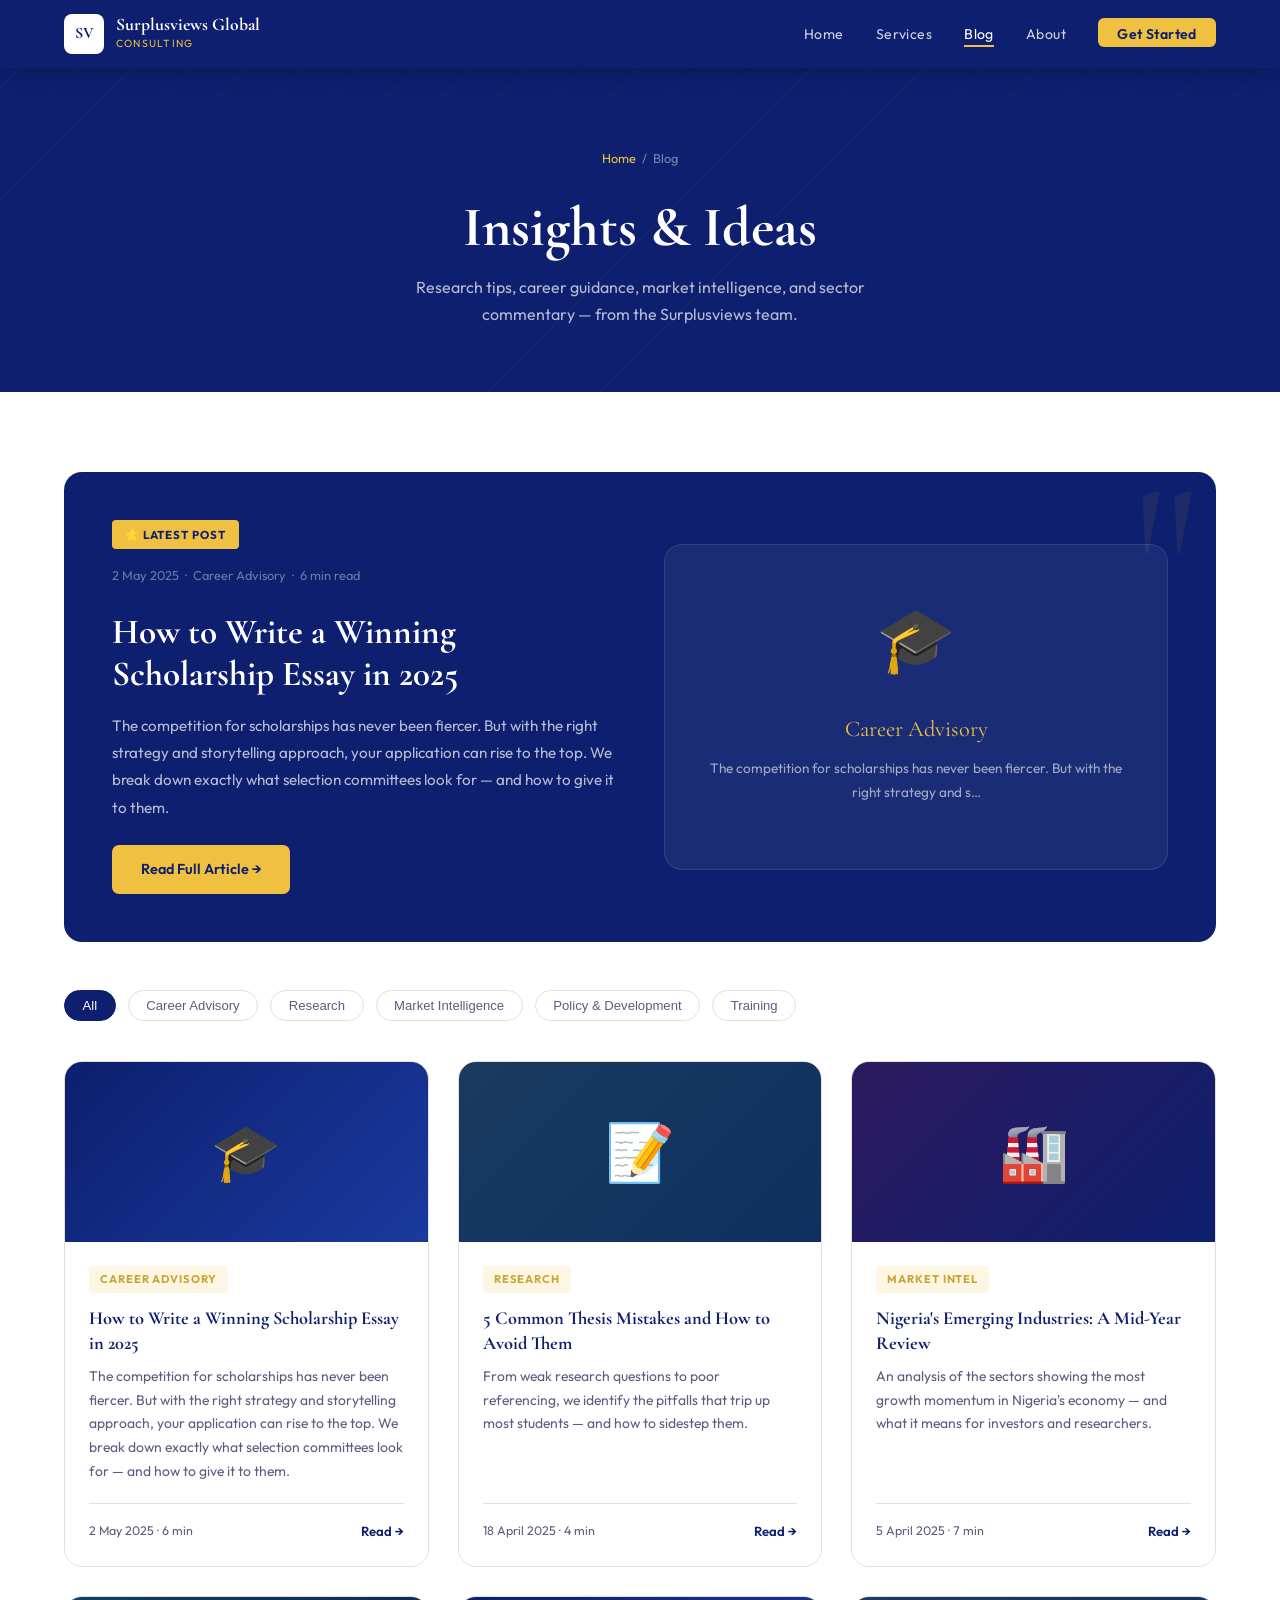
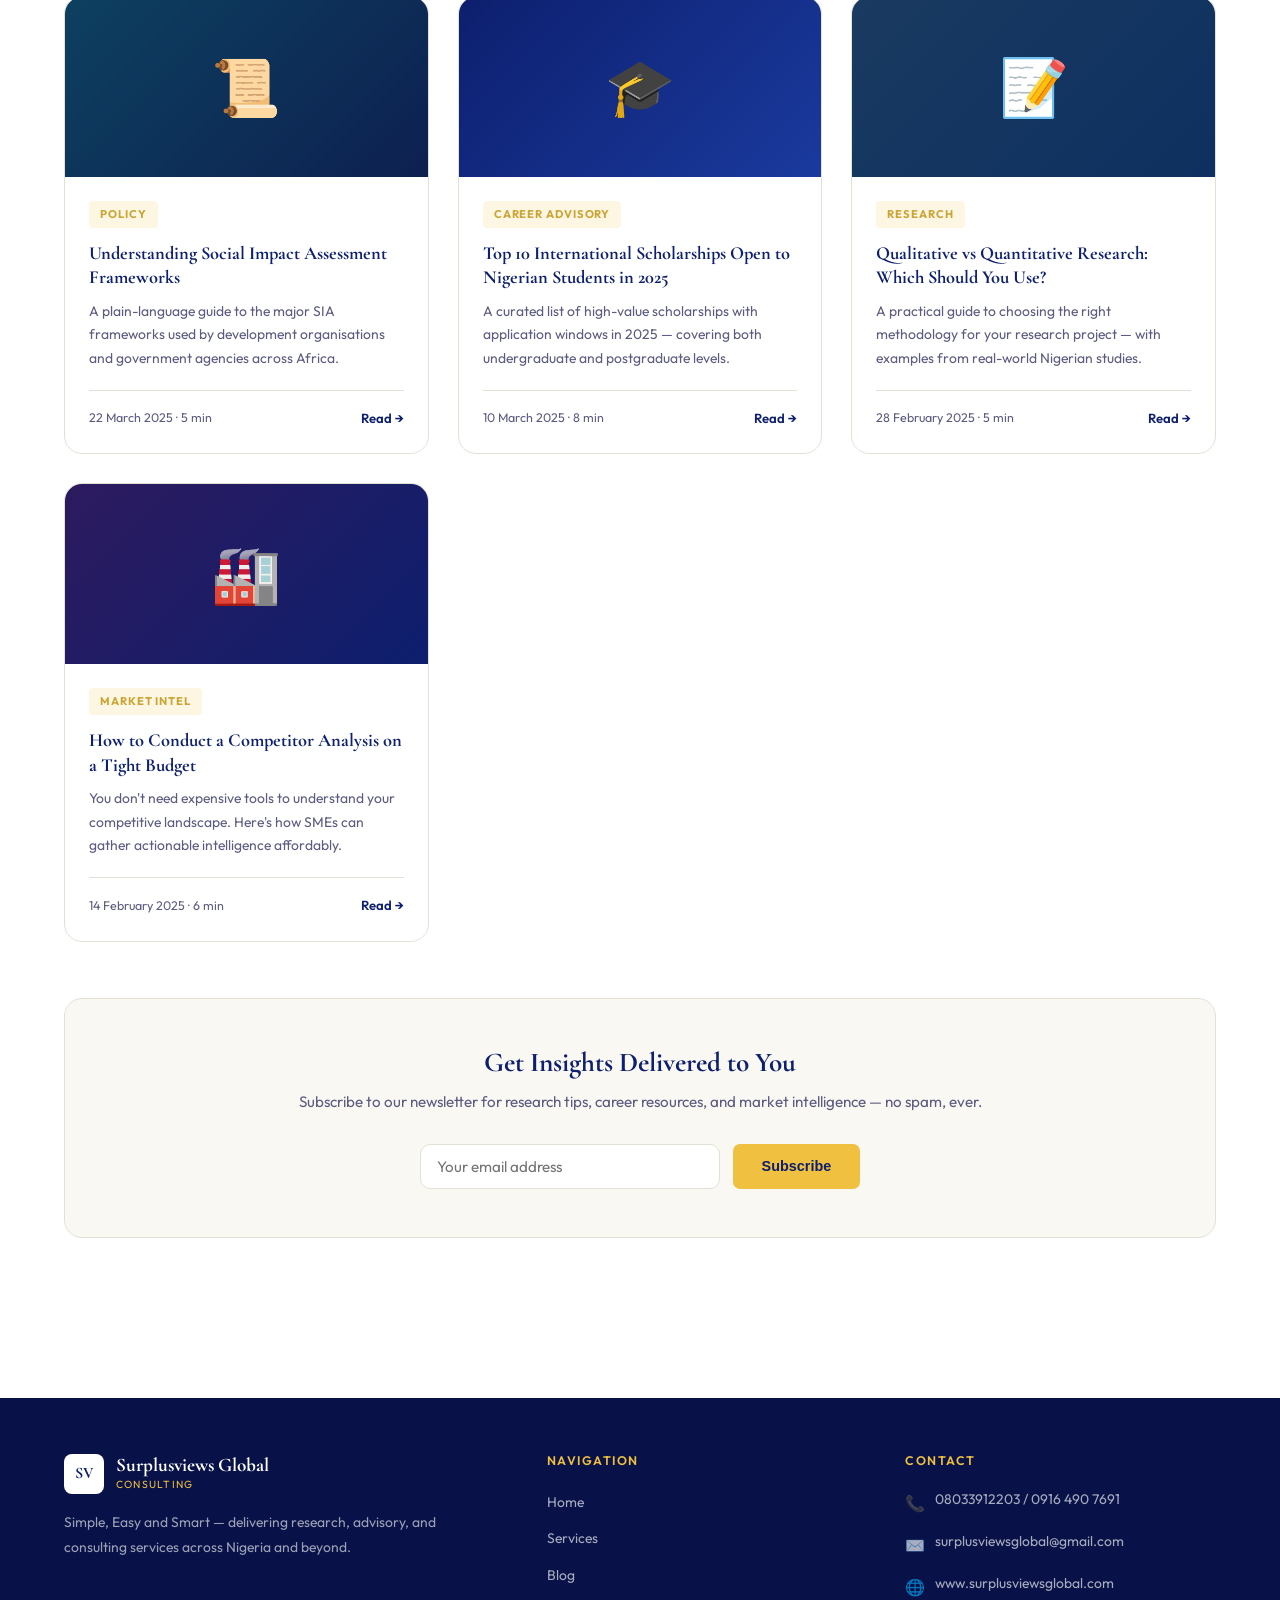
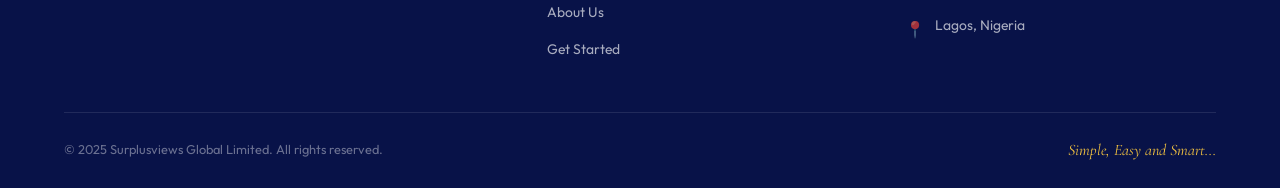
<file: blog.html>
<!DOCTYPE html>
<html lang="en">
<head>
  <meta charset="UTF-8" />
  <meta name="viewport" content="width=device-width, initial-scale=1.0" />
  <title>Blog & Insights — Surplusviews Global Limited</title>
  <link rel="stylesheet" href="style.css" />
  <style>
    .page-hero {
      background: var(--navy);
      padding: 5rem 5% 4rem;
      text-align: center;
      position: relative;
      overflow: hidden;
    }
    .page-hero::before {
      content: '';
      position: absolute;
      inset: 0;
      background: repeating-linear-gradient(
        -45deg,
        rgba(240,192,64,.03) 0px,
        rgba(240,192,64,.03) 1px,
        transparent 1px,
        transparent 40px
      );
      pointer-events: none;
    }
    .page-hero h1 { color: var(--white); font-size: clamp(2.2rem, 5vw, 3.5rem); margin-bottom: .8rem; }
    .page-hero p  { color: rgba(255,255,255,.7); max-width: 540px; margin: 0 auto; font-size: 1rem; }
    .breadcrumb {
      display: flex;
      justify-content: center;
      gap: .4rem;
      font-size: .8rem;
      color: rgba(255,255,255,.45);
      margin-bottom: 1.5rem;
    }
    .breadcrumb a { color: var(--gold); }

    /* FILTERS */
    .blog-filters {
      display: flex;
      gap: .75rem;
      flex-wrap: wrap;
      margin-bottom: 2.5rem;
    }
    .filter-btn {
      padding: .45rem 1.1rem;
      border-radius: 20px;
      font-size: .82rem;
      font-weight: 500;
      cursor: pointer;
      border: 1.5px solid var(--border);
      background: var(--white);
      color: var(--muted);
      transition: all .2s;
    }
    .filter-btn.active, .filter-btn:hover {
      background: var(--navy);
      color: var(--white);
      border-color: var(--navy);
    }

    /* FEATURED */
    .blog-featured-full {
      background: var(--navy);
      border-radius: var(--r-lg);
      padding: 3rem;
      color: var(--white);
      margin-bottom: 3rem;
      display: grid;
      grid-template-columns: 1fr 1fr;
      gap: 3rem;
      align-items: center;
      position: relative;
      overflow: hidden;
    }
    .blog-featured-full::before {
      content: '"';
      position: absolute;
      top: -20px; right: 20px;
      font-family: 'Cormorant Garamond', serif;
      font-size: 14rem;
      color: rgba(240,192,64,.08);
      line-height: 1;
      pointer-events: none;
    }
    .featured-label {
      display: inline-flex;
      align-items: center;
      gap: .4rem;
      background: var(--gold);
      color: var(--navy);
      font-size: .72rem;
      font-weight: 700;
      padding: .3rem .8rem;
      border-radius: 4px;
      letter-spacing: .08em;
      text-transform: uppercase;
      margin-bottom: 1rem;
      width: fit-content;
    }
    .blog-featured-full h2 {
      font-size: clamp(1.5rem, 3vw, 2.2rem);
      color: var(--white);
      margin-bottom: 1rem;
    }
    .blog-featured-full p {
      color: rgba(255,255,255,.7);
      font-size: .95rem;
      line-height: 1.8;
      margin-bottom: 1.5rem;
    }
    .blog-featured-full .blog-meta { color: rgba(255,255,255,.4); font-size: .8rem; margin-bottom: 1.5rem; }

    .featured-visual {
      background: rgba(255,255,255,.06);
      border: 1px solid rgba(255,255,255,.1);
      border-radius: var(--r-lg);
      padding: 2.5rem;
      text-align: center;
    }
    .featured-visual-icon { font-size: 4rem; margin-bottom: 1rem; display: block; }
    .featured-visual-title {
      font-family: 'Cormorant Garamond', serif;
      font-size: 1.4rem;
      color: var(--gold);
      margin-bottom: .5rem;
    }
    .featured-visual p { color: rgba(255,255,255,.6); font-size: .85rem; }

    /* BLOG GRID */
    .articles-grid {
      display: grid;
      grid-template-columns: repeat(auto-fill, minmax(300px, 1fr));
      gap: 1.8rem;
    }

    .article-card {
      background: var(--white);
      border: 1px solid var(--border);
      border-radius: var(--r-lg);
      overflow: hidden;
      transition: box-shadow .25s, transform .25s;
      display: flex;
      flex-direction: column;
    }
    .article-card:hover { box-shadow: 0 8px 32px rgba(13,31,110,.1); transform: translateY(-4px); }

    .article-thumb {
      height: 180px;
      display: flex;
      align-items: center;
      justify-content: center;
      font-size: 3.5rem;
      position: relative;
    }
    .thumb-career  { background: linear-gradient(135deg, #0d1f6e 0%, #1a3a9e 100%); }
    .thumb-research{ background: linear-gradient(135deg, #1a3a60 0%, #0d3060 100%); }
    .thumb-market  { background: linear-gradient(135deg, #2d1a5e 0%, #0d1f6e 100%); }
    .thumb-policy  { background: linear-gradient(135deg, #0d4060 0%, #0d2050 100%); }

    .article-body { padding: 1.5rem; flex: 1; display: flex; flex-direction: column; }

    .article-tag {
      display: inline-block;
      background: rgba(240,192,64,.15);
      color: var(--gold-muted);
      font-size: .7rem;
      font-weight: 700;
      padding: .25rem .7rem;
      border-radius: 4px;
      letter-spacing: .08em;
      text-transform: uppercase;
      margin-bottom: .8rem;
      width: fit-content;
    }

    .article-body h3 {
      font-size: 1.15rem;
      color: var(--navy);
      margin-bottom: .6rem;
      line-height: 1.35;
    }
    .article-body p { font-size: .87rem; color: var(--muted); line-height: 1.7; margin-bottom: 1.2rem; flex: 1; }

    .article-footer {
      display: flex;
      align-items: center;
      justify-content: space-between;
      border-top: 1px solid var(--border);
      padding-top: 1rem;
      font-size: .78rem;
      color: var(--muted);
    }

    .read-link {
      color: var(--navy);
      font-weight: 600;
      font-size: .82rem;
      display: flex;
      align-items: center;
      gap: .3rem;
      transition: gap .2s;
    }
    .read-link:hover { gap: .6rem; }

    /* NEWSLETTER */
    .newsletter {
      background: var(--cream);
      border-radius: var(--r-lg);
      padding: 3rem;
      text-align: center;
      margin-top: 3.5rem;
      border: 1px solid var(--border);
    }
    .newsletter h3 { font-size: 1.7rem; color: var(--navy); margin-bottom: .6rem; }
    .newsletter p  { color: var(--muted); margin-bottom: 1.8rem; font-size: .95rem; }
    .newsletter-form { display: flex; gap: .8rem; max-width: 440px; margin: 0 auto; }
    .newsletter-form input { flex: 1; }

    @media (max-width: 800px) {
      .blog-featured-full { grid-template-columns: 1fr; }
      .featured-visual { display: none; }
    }
  </style>
</head>
<body>

<nav>
  <a href="index.html" class="logo">
    <div class="logo-badge">SV</div>
    <div class="logo-text">
      <span class="logo-name">Surplusviews Global</span>
      <span class="logo-tagline">Consulting</span>
    </div>
  </a>
  <ul class="nav-links">
    <li><a href="index.html">Home</a></li>
    <li><a href="services.html">Services</a></li>
    <li><a href="blog.html" class="active">Blog</a></li>
    <li><a href="about.html">About</a></li>
    <li><a href="order.html" class="nav-cta">Get Started</a></li>
  </ul>
  <button class="nav-hamburger" id="hamburger" aria-label="Open menu" onclick="toggleMenu()">
    <span></span><span></span><span></span>
  </button>
</nav>
<div class="nav-drawer" id="navDrawer">
  <a href="index.html">Home</a>
  <a href="services.html">Services</a>
  <a href="blog.html"  class="active">Blog</a>
  <a href="about.html">About</a>
  <a href="order.html" class="drawer-cta">Get Started</a>
</div>
<script>
function toggleMenu() {
  var btn    = document.getElementById('hamburger');
  var drawer = document.getElementById('navDrawer');
  btn.classList.toggle('open');
  drawer.classList.toggle('open');
  document.body.style.overflow = drawer.classList.contains('open') ? 'hidden' : '';
}
document.querySelectorAll('.nav-drawer a').forEach(function(a) {
  a.addEventListener('click', function() {
    document.getElementById('hamburger').classList.remove('open');
    document.getElementById('navDrawer').classList.remove('open');
    document.body.style.overflow = '';
  });
});
</script>

<div class="page-hero">
  <div class="breadcrumb"><a href="index.html">Home</a> / <span>Blog</span></div>
  <h1>Insights &amp; Ideas</h1>
  <p>Research tips, career guidance, market intelligence, and sector commentary — from the Surplusviews team.</p>
</div>

<section class="section">

  <!-- FEATURED POST -->
  <div class="blog-featured-full fade-up">
    <div id="featuredPostContent">
      <!-- Filled by JS -->
    </div>
    <div class="featured-visual" id="featuredPostVisual">
      <!-- Filled by JS -->
    </div>
  </div>

  <!-- FILTERS -->
  <div class="blog-filters" id="blogFilters">
    <button class="filter-btn active" onclick="filterPosts('', this)">All</button>
    <button class="filter-btn" onclick="filterPosts('Career Advisory', this)">Career Advisory</button>
    <button class="filter-btn" onclick="filterPosts('Research', this)">Research</button>
    <button class="filter-btn" onclick="filterPosts('Market Intel', this)">Market Intelligence</button>
    <button class="filter-btn" onclick="filterPosts('Policy', this)">Policy &amp; Development</button>
    <button class="filter-btn" onclick="filterPosts('Training', this)">Training</button>
  </div>

  <!-- ARTICLES -->
  <div class="articles-grid" id="articlesGrid"></div>

  <!-- NEWSLETTER -->
  <div class="newsletter fade-up">
    <h3>Get Insights Delivered to You</h3>
    <p>Subscribe to our newsletter for research tips, career resources, and market intelligence — no spam, ever.</p>
    <div class="newsletter-form">
      <input type="email" placeholder="Your email address" />
      <button class="btn btn-primary">Subscribe</button>
    </div>
  </div>

</section>

<script>
const CAT_ICONS = {
  'Career Advisory':'🎓', 'Research':'📝', 'Market Intel':'🏭',
  'Policy':'📜', 'Training':'🧱', 'default':'📄'
};
const CAT_CLASSES = {
  'Career Advisory':'thumb-career', 'Research':'thumb-research',
  'Market Intel':'thumb-market', 'Policy':'thumb-policy',
  'Training':'thumb-policy', 'default':'thumb-research'
};

const DEFAULT_POSTS = [
  {id:1, title:"How to Write a Winning Scholarship Essay in 2025", excerpt:"The competition for scholarships has never been fiercer. But with the right strategy and storytelling approach, your application can rise to the top. We break down exactly what selection committees look for — and how to give it to them.", category:"Career Advisory", date:"2025-05-02", readTime:6, author:"Surplusviews Team", published:true, featured:true},
  {id:2, title:"5 Common Thesis Mistakes and How to Avoid Them", excerpt:"From weak research questions to poor referencing, we identify the pitfalls that trip up most students — and how to sidestep them.", category:"Research", date:"2025-04-18", readTime:4, author:"Surplusviews Team", published:true, featured:false},
  {id:3, title:"Nigeria's Emerging Industries: A Mid-Year Review", excerpt:"An analysis of the sectors showing the most growth momentum in Nigeria's economy — and what it means for investors and researchers.", category:"Market Intel", date:"2025-04-05", readTime:7, author:"Surplusviews Team", published:true, featured:false},
  {id:4, title:"Understanding Social Impact Assessment Frameworks", excerpt:"A plain-language guide to the major SIA frameworks used by development organisations and government agencies across Africa.", category:"Policy", date:"2025-03-22", readTime:5, author:"Surplusviews Team", published:true, featured:false},
  {id:5, title:"Top 10 International Scholarships Open to Nigerian Students in 2025", excerpt:"A curated list of high-value scholarships with application windows in 2025 — covering both undergraduate and postgraduate levels.", category:"Career Advisory", date:"2025-03-10", readTime:8, author:"Surplusviews Team", published:true, featured:false},
  {id:6, title:"Qualitative vs Quantitative Research: Which Should You Use?", excerpt:"A practical guide to choosing the right methodology for your research project — with examples from real-world Nigerian studies.", category:"Research", date:"2025-02-28", readTime:5, author:"Surplusviews Team", published:true, featured:false},
  {id:7, title:"How to Conduct a Competitor Analysis on a Tight Budget", excerpt:"You don't need expensive tools to understand your competitive landscape. Here's how SMEs can gather actionable intelligence affordably.", category:"Market Intel", date:"2025-02-14", readTime:6, author:"Surplusviews Team", published:true, featured:false}
];

function getPosts() {
  try { const d = localStorage.getItem('sv_posts'); return d ? JSON.parse(d) : DEFAULT_POSTS; } catch(e) { return DEFAULT_POSTS; }
}

function fmtDate(d) {
  if (!d) return '';
  return new Date(d).toLocaleDateString('en-GB', {day:'numeric', month:'long', year:'numeric'});
}

let currentFilter = '';

function filterPosts(cat, btn) {
  currentFilter = cat;
  document.querySelectorAll('.filter-btn').forEach(b => b.classList.remove('active'));
  btn.classList.add('active');
  renderGrid();
}

function renderFeatured() {
  const posts = getPosts().filter(p => p.published !== false);
  const featured = posts.find(p => p.featured) || posts[0];
  if (!featured) return;

  const icon = CAT_ICONS[featured.category] || CAT_ICONS.default;
  document.getElementById('featuredPostContent').innerHTML = `
    <div class="featured-label">⭐ Latest Post</div>
    <div class="blog-meta">${fmtDate(featured.date)} &nbsp;·&nbsp; ${featured.category} &nbsp;·&nbsp; ${featured.readTime} min read</div>
    <h2>${featured.title}</h2>
    <p>${featured.excerpt}</p>
    <a href="#" class="btn btn-primary">Read Full Article →</a>`;

  document.getElementById('featuredPostVisual').innerHTML = `
    <span class="featured-visual-icon">${icon}</span>
    <div class="featured-visual-title">${featured.category}</div>
    <p>${featured.excerpt.slice(0,90)}…</p>`;
}

function renderGrid() {
  let posts = getPosts().filter(p => p.published !== false);
  if (currentFilter) posts = posts.filter(p => p.category === currentFilter);
  const grid = document.getElementById('articlesGrid');

  if (!posts.length) {
    grid.innerHTML = '<p style="color:var(--muted);padding:2rem 0;">No articles found in this category yet.</p>';
    return;
  }

  grid.innerHTML = posts.map((p, i) => {
    const icon  = CAT_ICONS[p.category] || CAT_ICONS.default;
    const cls   = CAT_CLASSES[p.category] || CAT_CLASSES.default;
    const delay = ['','delay-1','delay-2'][i % 3];
    return `
      <div class="article-card fade-up ${delay}">
        <div class="article-thumb ${cls}">${icon}</div>
        <div class="article-body">
          <div class="article-tag">${p.category}</div>
          <h3>${p.title}</h3>
          <p>${p.excerpt}</p>
          <div class="article-footer">
            <span>${fmtDate(p.date)} · ${p.readTime} min</span>
            <a href="#" class="read-link">Read →</a>
          </div>
        </div>
      </div>`;
  }).join('');
}

renderFeatured();
renderGrid();
</script>

<footer>
  <div class="footer-grid">
    <div class="footer-brand">
      <div class="logo">
        <div class="logo-badge">SV</div>
        <div class="logo-text">
          <span class="logo-name">Surplusviews Global</span>
          <span class="logo-tagline">Consulting</span>
        </div>
      </div>
      <p class="footer-desc">Simple, Easy and Smart — delivering research, advisory, and consulting services across Nigeria and beyond.</p>
    </div>
    <div class="footer-col">
      <h4>Navigation</h4>
      <ul>
        <li><a href="index.html">Home</a></li>
        <li><a href="services.html">Services</a></li>
        <li><a href="blog.html">Blog</a></li>
        <li><a href="about.html">About Us</a></li>
        <li><a href="order.html">Get Started</a></li>
      </ul>
    </div>
    <div class="footer-col">
      <h4>Contact</h4>
      <div class="footer-contact-item"><span class="footer-contact-icon">📞</span><span>08033912203 / 0916 490 7691</span></div>
      <div class="footer-contact-item"><span class="footer-contact-icon">✉️</span><span>surplusviewsglobal@gmail.com</span></div>
      <div class="footer-contact-item"><span class="footer-contact-icon">🌐</span><span>www.surplusviewsglobal.com</span></div>
      <div class="footer-contact-item"><span class="footer-contact-icon">📍</span><span>Lagos, Nigeria</span></div>
    </div>
  </div>
  <div class="footer-bottom">
    <span>© 2025 Surplusviews Global Limited. All rights reserved.</span>
    <span class="tagline-footer">Simple, Easy and Smart...</span>
  </div>
</footer>

</body>
</html>
</file>
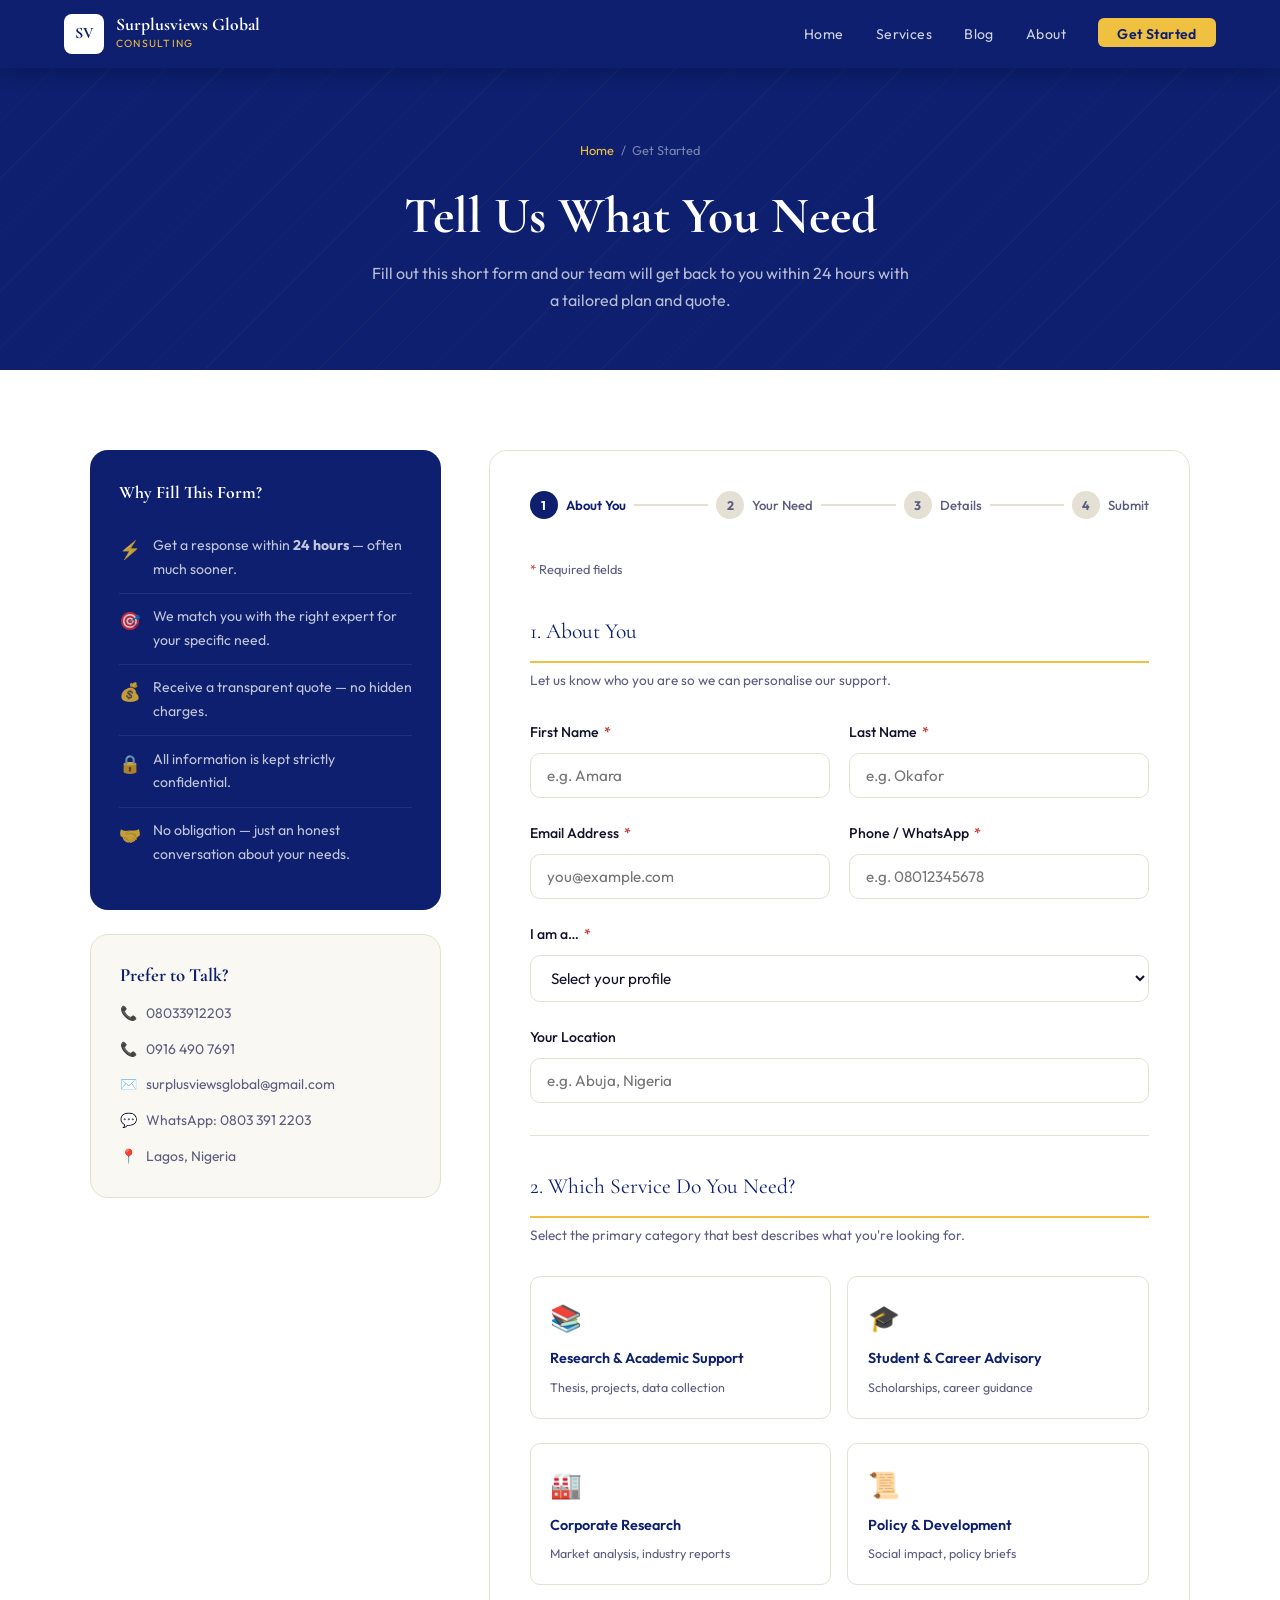
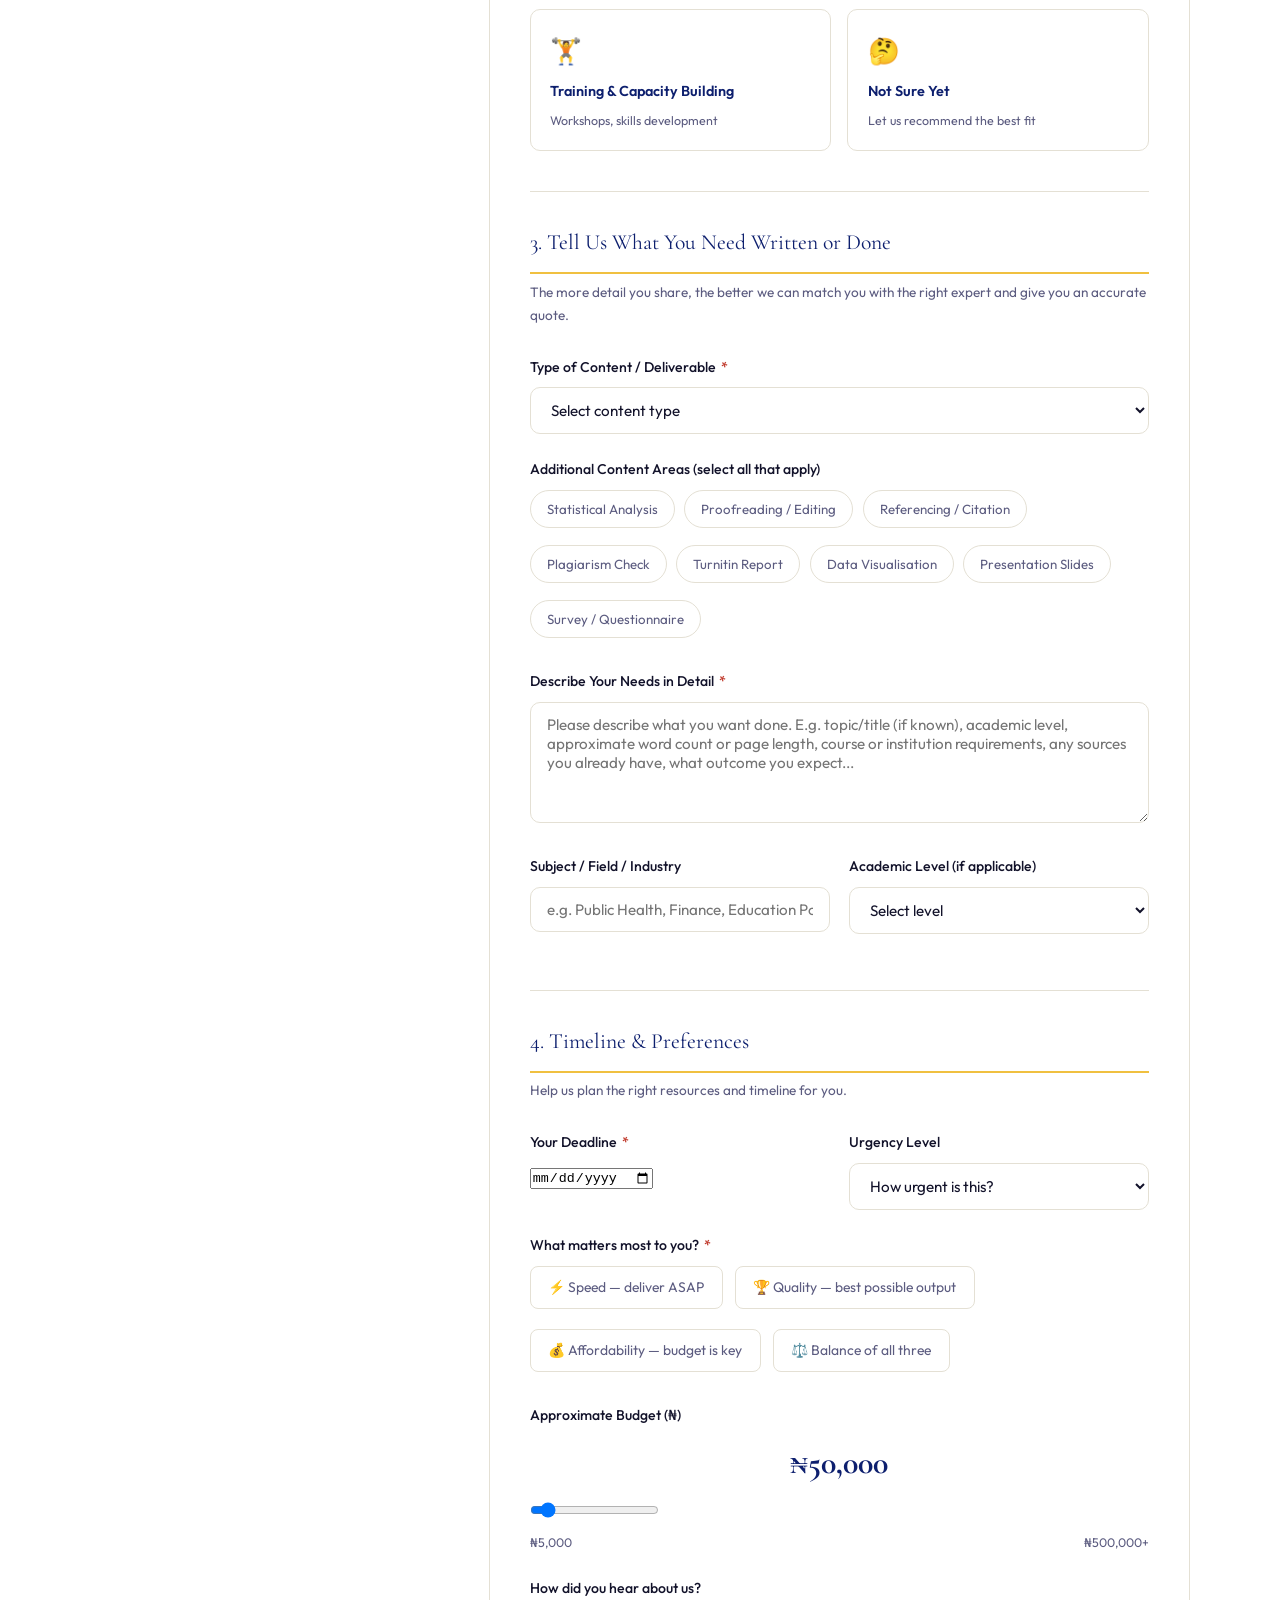
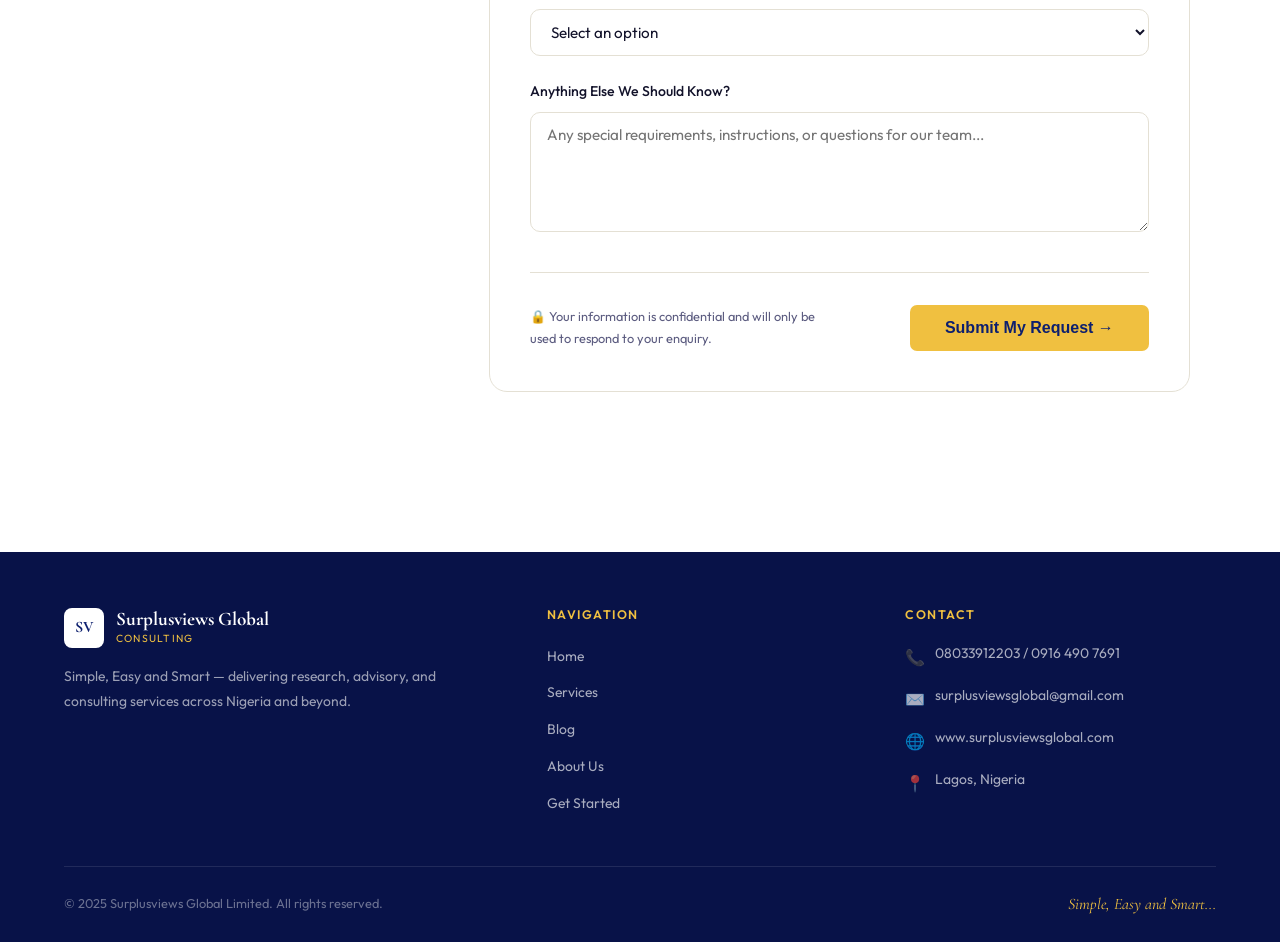
<file: order.html>
<!DOCTYPE html>
<html lang="en">
<head>
  <meta charset="UTF-8" />
  <meta name="viewport" content="width=device-width, initial-scale=1.0" />
  <title>Get Started — Surplusviews Global Limited</title>
  <link rel="stylesheet" href="style.css" />
  <style>
    .page-hero {
      background: var(--navy);
      padding: 4.5rem 5% 3.5rem;
      text-align: center;
      position: relative;
      overflow: hidden;
    }
    .page-hero::before {
      content: '';
      position: absolute;
      inset: 0;
      background: repeating-linear-gradient(
        -45deg,
        rgba(240,192,64,.03) 0px,
        rgba(240,192,64,.03) 1px,
        transparent 1px,
        transparent 40px
      );
      pointer-events: none;
    }
    .page-hero h1 { color: var(--white); font-size: clamp(2rem, 4.5vw, 3.2rem); margin-bottom: .8rem; }
    .page-hero p  { color: rgba(255,255,255,.7); max-width: 540px; margin: 0 auto; font-size: 1rem; }
    .breadcrumb {
      display: flex;
      justify-content: center;
      gap: .4rem;
      font-size: .8rem;
      color: rgba(255,255,255,.45);
      margin-bottom: 1.5rem;
    }
    .breadcrumb a { color: var(--gold); }

    /* LAYOUT */
    .intake-layout {
      display: grid;
      grid-template-columns: 1fr 2fr;
      gap: 3rem;
      max-width: 1100px;
      margin: 0 auto;
    }

    /* SIDEBAR */
    .intake-sidebar { position: sticky; top: 90px; align-self: start; }

    .sidebar-card {
      background: var(--navy);
      border-radius: var(--r-lg);
      padding: 2rem 1.8rem;
      color: var(--white);
      margin-bottom: 1.5rem;
    }
    .sidebar-card h3 {
      font-size: 1.1rem;
      color: var(--white);
      margin-bottom: 1.2rem;
    }
    .sidebar-item {
      display: flex;
      align-items: flex-start;
      gap: .75rem;
      padding: .7rem 0;
      border-bottom: 1px solid rgba(255,255,255,.08);
      font-size: .88rem;
      color: rgba(255,255,255,.75);
    }
    .sidebar-item:last-child { border-bottom: none; }
    .sidebar-item-icon { font-size: 1.1rem; flex-shrink: 0; margin-top: 1px; }

    .sidebar-contact h3 { color: var(--navy); margin-bottom: 1rem; }
    .sidebar-contact { background: var(--cream); border: 1px solid var(--border); border-radius: var(--r-lg); padding: 1.8rem; }
    .contact-row { display: flex; align-items: center; gap: .6rem; font-size: .87rem; color: var(--muted); margin-bottom: .75rem; }
    .contact-row:last-child { margin-bottom: 0; }

    /* FORM WRAPPER */
    .form-wrapper {
      background: var(--white);
      border: 1px solid var(--border);
      border-radius: var(--r-lg);
      padding: 2.5rem;
    }

    /* STEP INDICATOR */
    .steps {
      display: flex;
      align-items: center;
      gap: 0;
      margin-bottom: 2.5rem;
    }
    .step {
      display: flex;
      align-items: center;
      gap: .5rem;
      font-size: .82rem;
      font-weight: 500;
      color: var(--muted);
    }
    .step-num {
      width: 28px; height: 28px;
      border-radius: 50%;
      background: var(--border);
      color: var(--muted);
      display: grid;
      place-items: center;
      font-size: .78rem;
      font-weight: 700;
      flex-shrink: 0;
    }
    .step.done .step-num { background: var(--gold); color: var(--navy); }
    .step.active .step-num { background: var(--navy); color: var(--white); }
    .step.active { color: var(--navy); font-weight: 600; }
    .step-line {
      flex: 1;
      height: 2px;
      background: var(--border);
      margin: 0 .5rem;
    }

    /* SECTION HEADERS INSIDE FORM */
    .form-section-title {
      font-family: 'Cormorant Garamond', serif;
      font-size: 1.35rem;
      color: var(--navy);
      margin-bottom: .4rem;
      padding-bottom: .7rem;
      border-bottom: 2px solid var(--gold);
    }
    .form-section-sub {
      font-size: .85rem;
      color: var(--muted);
      margin-bottom: 1.8rem;
      margin-top: .4rem;
    }

    /* RADIO CARDS */
    .service-cards {
      display: grid;
      grid-template-columns: repeat(auto-fill, minmax(210px, 1fr));
      gap: 1rem;
      margin-bottom: 1.5rem;
    }
    .service-card-opt {
      position: relative;
    }
    .service-card-opt input[type="radio"] {
      position: absolute;
      opacity: 0;
      width: 0; height: 0;
    }
    .service-card-opt label {
      display: flex;
      flex-direction: column;
      align-items: flex-start;
      gap: .4rem;
      padding: 1.2rem;
      border: 1.5px solid var(--border);
      border-radius: var(--r);
      cursor: pointer;
      transition: border-color .2s, background .2s;
      font-weight: 400;
      font-size: .88rem;
      color: var(--text);
    }
    .service-card-opt input[type="radio"]:checked + label {
      border-color: var(--navy);
      background: rgba(13,31,110,.05);
    }
    .service-card-opt label:hover { border-color: var(--navy); }
    .sco-icon { font-size: 1.6rem; }
    .sco-name { font-weight: 600; color: var(--navy); font-size: .9rem; }
    .sco-desc { font-size: .78rem; color: var(--muted); }

    /* CHECKBOX PILLS */
    .checkbox-pills { display: flex; flex-wrap: wrap; gap: .6rem; margin-bottom: 1.5rem; }
    .pill-opt { position: relative; }
    .pill-opt input[type="checkbox"] {
      position: absolute;
      opacity: 0;
      width: 0; height: 0;
    }
    .pill-opt label {
      display: inline-block;
      padding: .4rem 1rem;
      border: 1.5px solid var(--border);
      border-radius: 20px;
      font-size: .83rem;
      cursor: pointer;
      color: var(--muted);
      font-weight: 400;
      transition: all .2s;
    }
    .pill-opt input[type="checkbox"]:checked + label {
      background: var(--navy);
      color: var(--white);
      border-color: var(--navy);
    }
    .pill-opt label:hover { border-color: var(--navy); color: var(--navy); }

    /* ROW */
    .form-row {
      display: grid;
      grid-template-columns: 1fr 1fr;
      gap: 1.2rem;
    }

    /* BUDGET SLIDER */
    .budget-display {
      text-align: center;
      font-family: 'Cormorant Garamond', serif;
      font-size: 2rem;
      font-weight: 700;
      color: var(--navy);
      margin-bottom: .5rem;
    }
    .budget-range { display: flex; justify-content: space-between; font-size: .78rem; color: var(--muted); margin-top: .4rem; }

    /* PRIORITY */
    .priority-opts { display: flex; gap: .75rem; flex-wrap: wrap; margin-bottom: 1rem; }
    .priority-opt { position: relative; }
    .priority-opt input[type="radio"] { position: absolute; opacity: 0; width: 0; height: 0; }
    .priority-opt label {
      display: flex;
      align-items: center;
      gap: .4rem;
      padding: .55rem 1.1rem;
      border: 1.5px solid var(--border);
      border-radius: 8px;
      cursor: pointer;
      font-size: .87rem;
      color: var(--muted);
      font-weight: 400;
      transition: all .2s;
    }
    .priority-opt input[type="radio"]:checked + label {
      border-color: var(--navy);
      background: rgba(13,31,110,.06);
      color: var(--navy);
      font-weight: 600;
    }

    /* SUBMIT */
    .form-submit-area {
      margin-top: 2rem;
      padding-top: 2rem;
      border-top: 1px solid var(--border);
      display: flex;
      align-items: center;
      justify-content: space-between;
      flex-wrap: wrap;
      gap: 1rem;
    }
    .submit-note { font-size: .8rem; color: var(--muted); max-width: 300px; }

    /* SUCCESS */
    .success-msg {
      display: none;
      background: #e8f8f0;
      border: 1px solid #a8e6c5;
      border-radius: var(--r-lg);
      padding: 2.5rem;
      text-align: center;
      margin-top: 1.5rem;
    }
    .success-msg.show { display: block; }
    .success-icon { font-size: 3rem; margin-bottom: 1rem; }
    .success-msg h3 { color: #1a6e40; font-size: 1.5rem; margin-bottom: .5rem; }
    .success-msg p  { color: #2d8a55; font-size: .92rem; }

    .req-note { font-size: .8rem; color: var(--muted); margin-bottom: 2rem; }

    @media (max-width: 900px) {
      .intake-layout { grid-template-columns: 1fr; }
      .intake-sidebar { position: static; }
      .form-row { grid-template-columns: 1fr; }
    }
  </style>
</head>
<body>

<nav>
  <a href="index.html" class="logo">
    <div class="logo-badge">SV</div>
    <div class="logo-text">
      <span class="logo-name">Surplusviews Global</span>
      <span class="logo-tagline">Consulting</span>
    </div>
  </a>
  <ul class="nav-links">
    <li><a href="index.html">Home</a></li>
    <li><a href="services.html">Services</a></li>
    <li><a href="blog.html">Blog</a></li>
    <li><a href="about.html">About</a></li>
    <li><a href="order.html" class="nav-cta active">Get Started</a></li>
  </ul>
  <button class="nav-hamburger" id="hamburger" aria-label="Open menu" onclick="toggleMenu()">
    <span></span><span></span><span></span>
  </button>
</nav>
<div class="nav-drawer" id="navDrawer">
  <a href="index.html">Home</a>
  <a href="services.html">Services</a>
  <a href="blog.html">Blog</a>
  <a href="about.html">About</a>
  <a href="order.html" class="drawer-cta">Get Started</a>
</div>
<script>
function toggleMenu() {
  var btn    = document.getElementById('hamburger');
  var drawer = document.getElementById('navDrawer');
  btn.classList.toggle('open');
  drawer.classList.toggle('open');
  document.body.style.overflow = drawer.classList.contains('open') ? 'hidden' : '';
}
document.querySelectorAll('.nav-drawer a').forEach(function(a) {
  a.addEventListener('click', function() {
    document.getElementById('hamburger').classList.remove('open');
    document.getElementById('navDrawer').classList.remove('open');
    document.body.style.overflow = '';
  });
});
</script>

<div class="page-hero">
  <div class="breadcrumb"><a href="index.html">Home</a> / <span>Get Started</span></div>
  <h1>Tell Us What You Need</h1>
  <p>Fill out this short form and our team will get back to you within 24 hours with a tailored plan and quote.</p>
</div>

<section class="section">
  <div class="intake-layout">

    <!-- SIDEBAR -->
    <aside class="intake-sidebar">
      <div class="sidebar-card">
        <h3>Why Fill This Form?</h3>
        <div class="sidebar-item">
          <span class="sidebar-item-icon">⚡</span>
          <span>Get a response within <strong>24 hours</strong> — often much sooner.</span>
        </div>
        <div class="sidebar-item">
          <span class="sidebar-item-icon">🎯</span>
          <span>We match you with the right expert for your specific need.</span>
        </div>
        <div class="sidebar-item">
          <span class="sidebar-item-icon">💰</span>
          <span>Receive a transparent quote — no hidden charges.</span>
        </div>
        <div class="sidebar-item">
          <span class="sidebar-item-icon">🔒</span>
          <span>All information is kept strictly confidential.</span>
        </div>
        <div class="sidebar-item">
          <span class="sidebar-item-icon">🤝</span>
          <span>No obligation — just an honest conversation about your needs.</span>
        </div>
      </div>

      <div class="sidebar-contact">
        <h3>Prefer to Talk?</h3>
        <div class="contact-row"><span>📞</span><span>08033912203</span></div>
        <div class="contact-row"><span>📞</span><span>0916 490 7691</span></div>
        <div class="contact-row"><span>✉️</span><span>surplusviewsglobal@gmail.com</span></div>
        <div class="contact-row"><span>💬</span><span>WhatsApp: 0803 391 2203</span></div>
        <div class="contact-row"><span>📍</span><span>Lagos, Nigeria</span></div>
      </div>
    </aside>

    <!-- FORM -->
    <div class="form-wrapper fade-up">

      <!-- STEP INDICATOR -->
      <div class="steps">
        <div class="step active">
          <div class="step-num">1</div>
          <span>About You</span>
        </div>
        <div class="step-line"></div>
        <div class="step">
          <div class="step-num">2</div>
          <span>Your Need</span>
        </div>
        <div class="step-line"></div>
        <div class="step">
          <div class="step-num">3</div>
          <span>Details</span>
        </div>
        <div class="step-line"></div>
        <div class="step">
          <div class="step-num">4</div>
          <span>Submit</span>
        </div>
      </div>

      <p class="req-note"><span style="color:#c0392b;">*</span> Required fields</p>

      <form id="intakeForm" onsubmit="handleSubmit(event)" novalidate>

        <!-- SECTION 1: ABOUT YOU -->
        <div class="form-section-title">1. About You</div>
        <p class="form-section-sub">Let us know who you are so we can personalise our support.</p>

        <div class="form-row">
          <div class="form-group">
            <label for="firstName">First Name <span class="req">*</span></label>
            <input type="text" id="firstName" name="firstName" placeholder="e.g. Amara" required />
          </div>
          <div class="form-group">
            <label for="lastName">Last Name <span class="req">*</span></label>
            <input type="text" id="lastName" name="lastName" placeholder="e.g. Okafor" required />
          </div>
        </div>

        <div class="form-row">
          <div class="form-group">
            <label for="email">Email Address <span class="req">*</span></label>
            <input type="email" id="email" name="email" placeholder="you@example.com" required />
          </div>
          <div class="form-group">
            <label for="phone">Phone / WhatsApp <span class="req">*</span></label>
            <input type="tel" id="phone" name="phone" placeholder="e.g. 08012345678" required />
          </div>
        </div>

        <div class="form-group">
          <label for="clientType">I am a… <span class="req">*</span></label>
          <select id="clientType" name="clientType" required>
            <option value="" disabled selected>Select your profile</option>
            <option>Undergraduate Student</option>
            <option>Postgraduate / PhD Student</option>
            <option>Academic / Researcher</option>
            <option>Job Seeker / Young Professional</option>
            <option>Business Owner / Entrepreneur</option>
            <option>NGO / Non-Profit Organisation</option>
            <option>Government Agency</option>
            <option>Corporate / Private Sector Organisation</option>
            <option>Other</option>
          </select>
        </div>

        <div class="form-group">
          <label for="location">Your Location</label>
          <input type="text" id="location" name="location" placeholder="e.g. Abuja, Nigeria" />
        </div>

        <hr style="margin: 2rem 0; border: none; border-top: 1px solid var(--border);" />

        <!-- SECTION 2: SERVICE NEEDED -->
        <div class="form-section-title">2. Which Service Do You Need?</div>
        <p class="form-section-sub">Select the primary category that best describes what you're looking for.</p>

        <div class="service-cards">
          <div class="service-card-opt">
            <input type="radio" id="svc1" name="serviceCategory" value="Research/Academic Support" required />
            <label for="svc1">
              <span class="sco-icon">📚</span>
              <span class="sco-name">Research &amp; Academic Support</span>
              <span class="sco-desc">Thesis, projects, data collection</span>
            </label>
          </div>
          <div class="service-card-opt">
            <input type="radio" id="svc2" name="serviceCategory" value="Student/Career Advisory" />
            <label for="svc2">
              <span class="sco-icon">🎓</span>
              <span class="sco-name">Student &amp; Career Advisory</span>
              <span class="sco-desc">Scholarships, career guidance</span>
            </label>
          </div>
          <div class="service-card-opt">
            <input type="radio" id="svc3" name="serviceCategory" value="Corporate Research" />
            <label for="svc3">
              <span class="sco-icon">🏭</span>
              <span class="sco-name">Corporate Research</span>
              <span class="sco-desc">Market analysis, industry reports</span>
            </label>
          </div>
          <div class="service-card-opt">
            <input type="radio" id="svc4" name="serviceCategory" value="Policy/Development Research" />
            <label for="svc4">
              <span class="sco-icon">📜</span>
              <span class="sco-name">Policy &amp; Development</span>
              <span class="sco-desc">Social impact, policy briefs</span>
            </label>
          </div>
          <div class="service-card-opt">
            <input type="radio" id="svc5" name="serviceCategory" value="Training/Capacity Building" />
            <label for="svc5">
              <span class="sco-icon">🏋️</span>
              <span class="sco-name">Training &amp; Capacity Building</span>
              <span class="sco-desc">Workshops, skills development</span>
            </label>
          </div>
          <div class="service-card-opt">
            <input type="radio" id="svc6" name="serviceCategory" value="Not Sure" />
            <label for="svc6">
              <span class="sco-icon">🤔</span>
              <span class="sco-name">Not Sure Yet</span>
              <span class="sco-desc">Let us recommend the best fit</span>
            </label>
          </div>
        </div>

        <hr style="margin: 2rem 0; border: none; border-top: 1px solid var(--border);" />

        <!-- SECTION 3: CONTENT / DELIVERABLE DETAILS -->
        <div class="form-section-title">3. Tell Us What You Need Written or Done</div>
        <p class="form-section-sub">The more detail you share, the better we can match you with the right expert and give you an accurate quote.</p>

        <div class="form-group">
          <label for="contentType">Type of Content / Deliverable <span class="req">*</span></label>
          <select id="contentType" name="contentType" required>
            <option value="" disabled selected>Select content type</option>
            <optgroup label="Academic &amp; Research">
              <option>Undergraduate Project / Long Essay</option>
              <option>Master's Thesis / Dissertation</option>
              <option>PhD Chapter or Full Thesis</option>
              <option>Literature Review</option>
              <option>Research Proposal</option>
              <option>Journal Article / Paper</option>
              <option>Research Report</option>
              <option>Questionnaire / Survey Design</option>
              <option>Data Collection / Field Work</option>
              <option>Data Analysis (SPSS, STATA, Excel etc.)</option>
            </optgroup>
            <optgroup label="Career &amp; Professional">
              <option>Scholarship Essay / Personal Statement</option>
              <option>CV / Résumé Writing</option>
              <option>Cover Letter</option>
              <option>LinkedIn Profile Optimisation</option>
              <option>Career Coaching Session</option>
              <option>Interview Preparation</option>
            </optgroup>
            <optgroup label="Business &amp; Corporate">
              <option>Market Research Report</option>
              <option>Industry / Sector Analysis</option>
              <option>Competitor Analysis</option>
              <option>Business Plan / Feasibility Study</option>
              <option>Investor Pitch Deck / Presentation</option>
              <option>Company Profile</option>
            </optgroup>
            <optgroup label="Policy &amp; Development">
              <option>Social Impact Assessment</option>
              <option>Policy Brief</option>
              <option>Programme Evaluation Report</option>
              <option>Development Research Report</option>
            </optgroup>
            <optgroup label="Training">
              <option>Workshop Design &amp; Facilitation</option>
              <option>Training Manual / Curriculum</option>
              <option>Online Course Content</option>
            </optgroup>
            <option value="Other">Other (describe below)</option>
          </select>
        </div>

        <div class="form-group">
          <label>Additional Content Areas (select all that apply)</label>
          <div class="checkbox-pills">
            <div class="pill-opt"><input type="checkbox" id="p1" name="extras" value="Statistical Analysis" /><label for="p1">Statistical Analysis</label></div>
            <div class="pill-opt"><input type="checkbox" id="p2" name="extras" value="Proofreading/Editing" /><label for="p2">Proofreading / Editing</label></div>
            <div class="pill-opt"><input type="checkbox" id="p3" name="extras" value="Referencing/Citation" /><label for="p3">Referencing / Citation</label></div>
            <div class="pill-opt"><input type="checkbox" id="p4" name="extras" value="Plagiarism Check" /><label for="p4">Plagiarism Check</label></div>
            <div class="pill-opt"><input type="checkbox" id="p5" name="extras" value="Turnitin Report" /><label for="p5">Turnitin Report</label></div>
            <div class="pill-opt"><input type="checkbox" id="p6" name="extras" value="Data Visualisation" /><label for="p6">Data Visualisation</label></div>
            <div class="pill-opt"><input type="checkbox" id="p7" name="extras" value="Presentation Slides" /><label for="p7">Presentation Slides</label></div>
            <div class="pill-opt"><input type="checkbox" id="p8" name="extras" value="Survey/Questionnaire" /><label for="p8">Survey / Questionnaire</label></div>
          </div>
        </div>

        <div class="form-group">
          <label for="description">Describe Your Needs in Detail <span class="req">*</span></label>
          <textarea id="description" name="description" rows="5"
            placeholder="Please describe what you want done. E.g. topic/title (if known), academic level, approximate word count or page length, course or institution requirements, any sources you already have, what outcome you expect..." required></textarea>
        </div>

        <div class="form-row">
          <div class="form-group">
            <label for="subject">Subject / Field / Industry</label>
            <input type="text" id="subject" name="subject" placeholder="e.g. Public Health, Finance, Education Policy" />
          </div>
          <div class="form-group">
            <label for="level">Academic Level (if applicable)</label>
            <select id="level" name="level">
              <option value="" disabled selected>Select level</option>
              <option>OND / NCE</option>
              <option>HND</option>
              <option>BSc / BA / BEng (Undergraduate)</option>
              <option>PGD</option>
              <option>MSc / MA / MBA (Postgraduate)</option>
              <option>PhD / Doctorate</option>
              <option>Professional / Non-Academic</option>
            </select>
          </div>
        </div>

        <hr style="margin: 2rem 0; border: none; border-top: 1px solid var(--border);" />

        <!-- SECTION 4: TIMELINE & BUDGET -->
        <div class="form-section-title">4. Timeline &amp; Preferences</div>
        <p class="form-section-sub">Help us plan the right resources and timeline for you.</p>

        <div class="form-row">
          <div class="form-group">
            <label for="deadline">Your Deadline <span class="req">*</span></label>
            <input type="date" id="deadline" name="deadline" required />
          </div>
          <div class="form-group">
            <label for="urgency">Urgency Level</label>
            <select id="urgency" name="urgency">
              <option value="" disabled selected>How urgent is this?</option>
              <option>Within 24 hours (Emergency)</option>
              <option>2–3 days</option>
              <option>4–7 days</option>
              <option>1–2 weeks</option>
              <option>2–4 weeks</option>
              <option>More than a month</option>
            </select>
          </div>
        </div>

        <div class="form-group">
          <label>What matters most to you? <span class="req">*</span></label>
          <div class="priority-opts">
            <div class="priority-opt">
              <input type="radio" id="pr1" name="priority" value="Speed — deliver ASAP" required />
              <label for="pr1">⚡ Speed — deliver ASAP</label>
            </div>
            <div class="priority-opt">
              <input type="radio" id="pr2" name="priority" value="Quality — best possible output" />
              <label for="pr2">🏆 Quality — best possible output</label>
            </div>
            <div class="priority-opt">
              <input type="radio" id="pr3" name="priority" value="Affordability — budget is key" />
              <label for="pr3">💰 Affordability — budget is key</label>
            </div>
            <div class="priority-opt">
              <input type="radio" id="pr4" name="priority" value="Balance of all three" />
              <label for="pr4">⚖️ Balance of all three</label>
            </div>
          </div>
        </div>

        <div class="form-group">
          <label for="budget">Approximate Budget (₦)</label>
          <div class="budget-display" id="budgetDisplay">₦50,000</div>
          <input type="range" id="budget" name="budget" min="5000" max="500000" step="5000" value="50000"
            oninput="document.getElementById('budgetDisplay').textContent = '₦' + parseInt(this.value).toLocaleString()" />
          <div class="budget-range"><span>₦5,000</span><span>₦500,000+</span></div>
        </div>

        <div class="form-group">
          <label for="hearAbout">How did you hear about us?</label>
          <select id="hearAbout" name="hearAbout">
            <option value="" disabled selected>Select an option</option>
            <option>WhatsApp</option>
            <option>Instagram</option>
            <option>Facebook</option>
            <option>Twitter / X</option>
            <option>Google Search</option>
            <option>Referral from a friend</option>
            <option>University / Campus</option>
            <option>Flyer / Poster</option>
            <option>Other</option>
          </select>
        </div>

        <div class="form-group">
          <label for="extra">Anything Else We Should Know?</label>
          <textarea id="extra" name="extra" rows="3"
            placeholder="Any special requirements, instructions, or questions for our team..."></textarea>
        </div>

        <!-- SUBMIT -->
        <div class="form-submit-area">
          <p class="submit-note">🔒 Your information is confidential and will only be used to respond to your enquiry.</p>
          <button type="submit" class="btn btn-primary" style="font-size:1rem; padding: .85rem 2.2rem;">
            Submit My Request →
          </button>
        </div>

      </form>

      <!-- SUCCESS MESSAGE -->
      <div class="success-msg" id="successMsg">
        <div class="success-icon">✅</div>
        <h3>Request Received!</h3>
        <p>Thank you for reaching out to Surplusviews Global Limited. Our team will review your request and get back to you within 24 hours via email or WhatsApp.</p>
        <br>
        <p>In the meantime, feel free to reach us directly on <strong>0803 391 2203</strong> (WhatsApp).</p>
        <br>
        <a href="index.html" class="btn btn-primary" style="margin-top:.5rem;">← Back to Home</a>
      </div>

    </div>
  </div>
</section>

<footer>
  <div class="footer-grid">
    <div class="footer-brand">
      <div class="logo">
        <div class="logo-badge">SV</div>
        <div class="logo-text">
          <span class="logo-name">Surplusviews Global</span>
          <span class="logo-tagline">Consulting</span>
        </div>
      </div>
      <p class="footer-desc">Simple, Easy and Smart — delivering research, advisory, and consulting services across Nigeria and beyond.</p>
    </div>
    <div class="footer-col">
      <h4>Navigation</h4>
      <ul>
        <li><a href="index.html">Home</a></li>
        <li><a href="services.html">Services</a></li>
        <li><a href="blog.html">Blog</a></li>
        <li><a href="about.html">About Us</a></li>
        <li><a href="order.html">Get Started</a></li>
      </ul>
    </div>
    <div class="footer-col">
      <h4>Contact</h4>
      <div class="footer-contact-item"><span class="footer-contact-icon">📞</span><span>08033912203 / 0916 490 7691</span></div>
      <div class="footer-contact-item"><span class="footer-contact-icon">✉️</span><span>surplusviewsglobal@gmail.com</span></div>
      <div class="footer-contact-item"><span class="footer-contact-icon">🌐</span><span>www.surplusviewsglobal.com</span></div>
      <div class="footer-contact-item"><span class="footer-contact-icon">📍</span><span>Lagos, Nigeria</span></div>
    </div>
  </div>
  <div class="footer-bottom">
    <span>© 2025 Surplusviews Global Limited. All rights reserved.</span>
    <span class="tagline-footer">Simple, Easy and Smart...</span>
  </div>
</footer>

<script>
  function handleSubmit(e) {
    e.preventDefault();
    const form = document.getElementById('intakeForm');
    const success = document.getElementById('successMsg');
    form.style.display = 'none';
    success.classList.add('show');
    window.scrollTo({ top: 0, behavior: 'smooth' });
  }
</script>

</body>
</html>
</file>
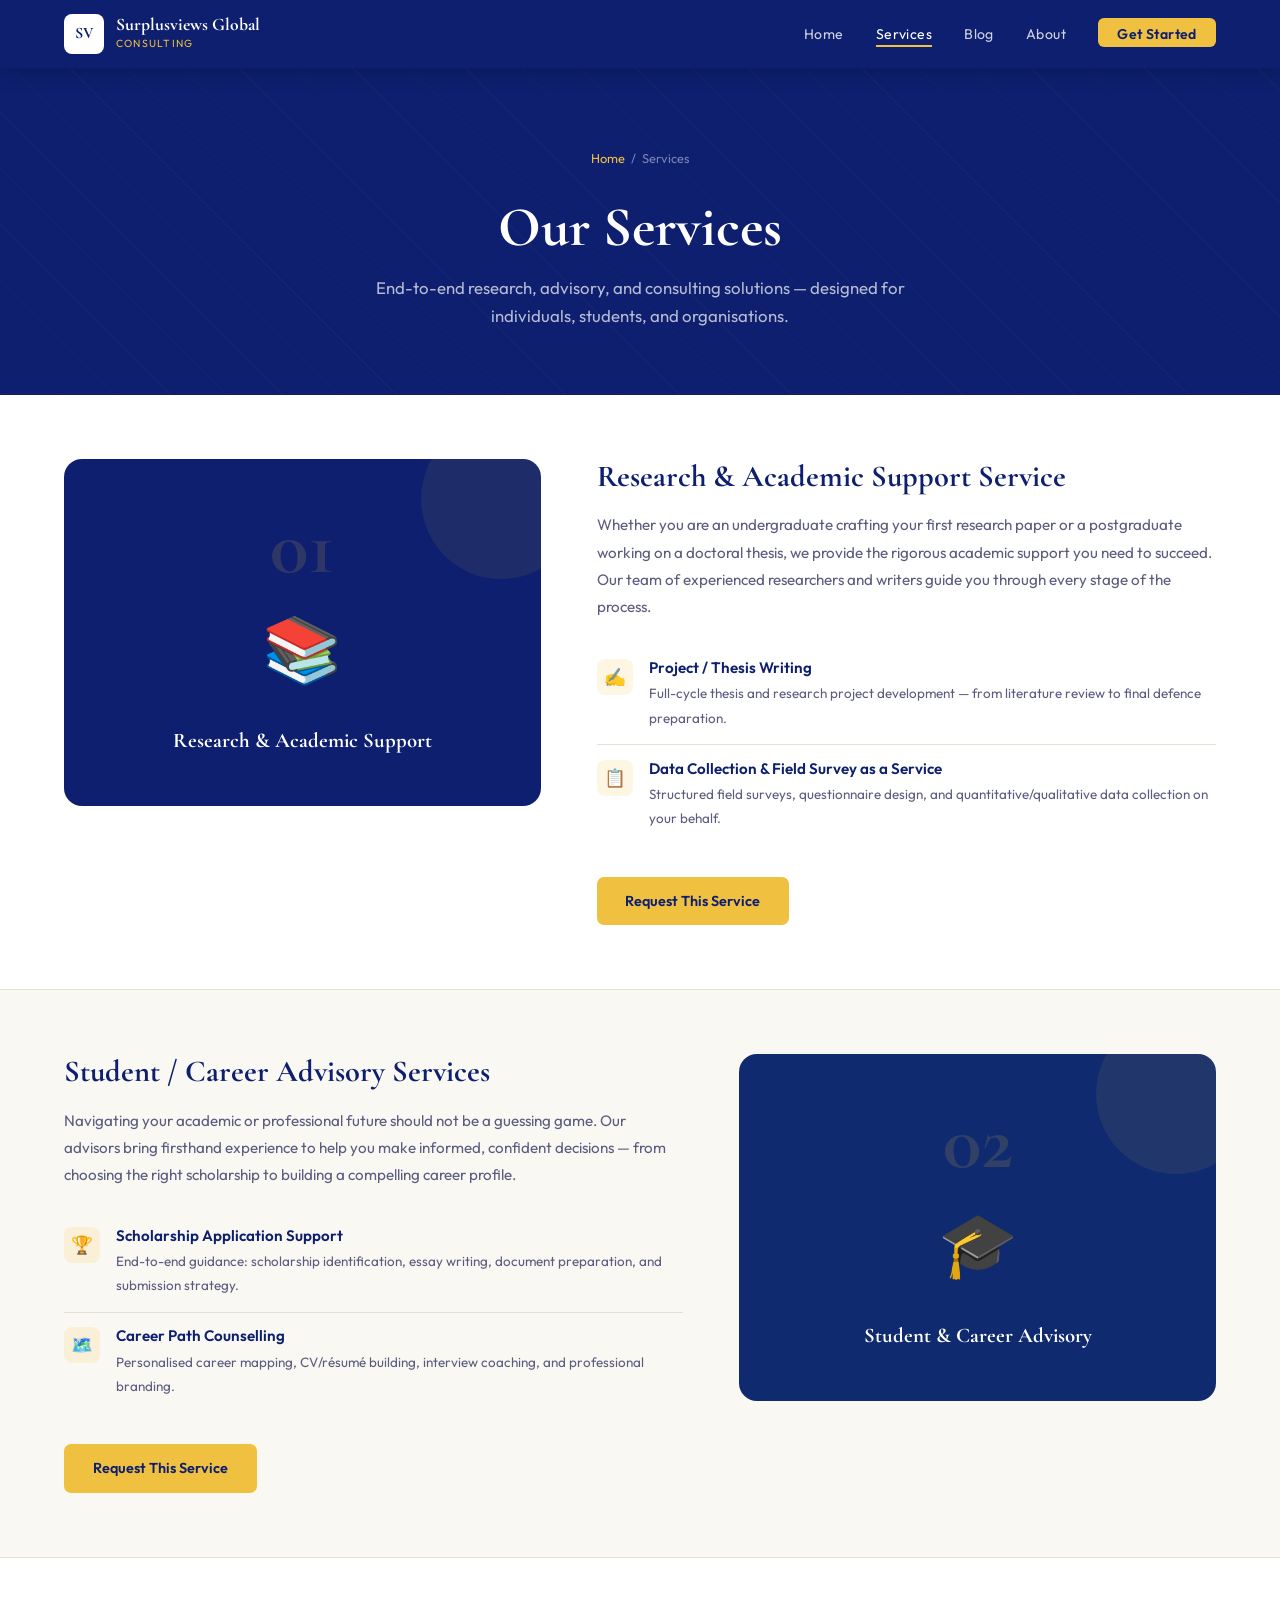
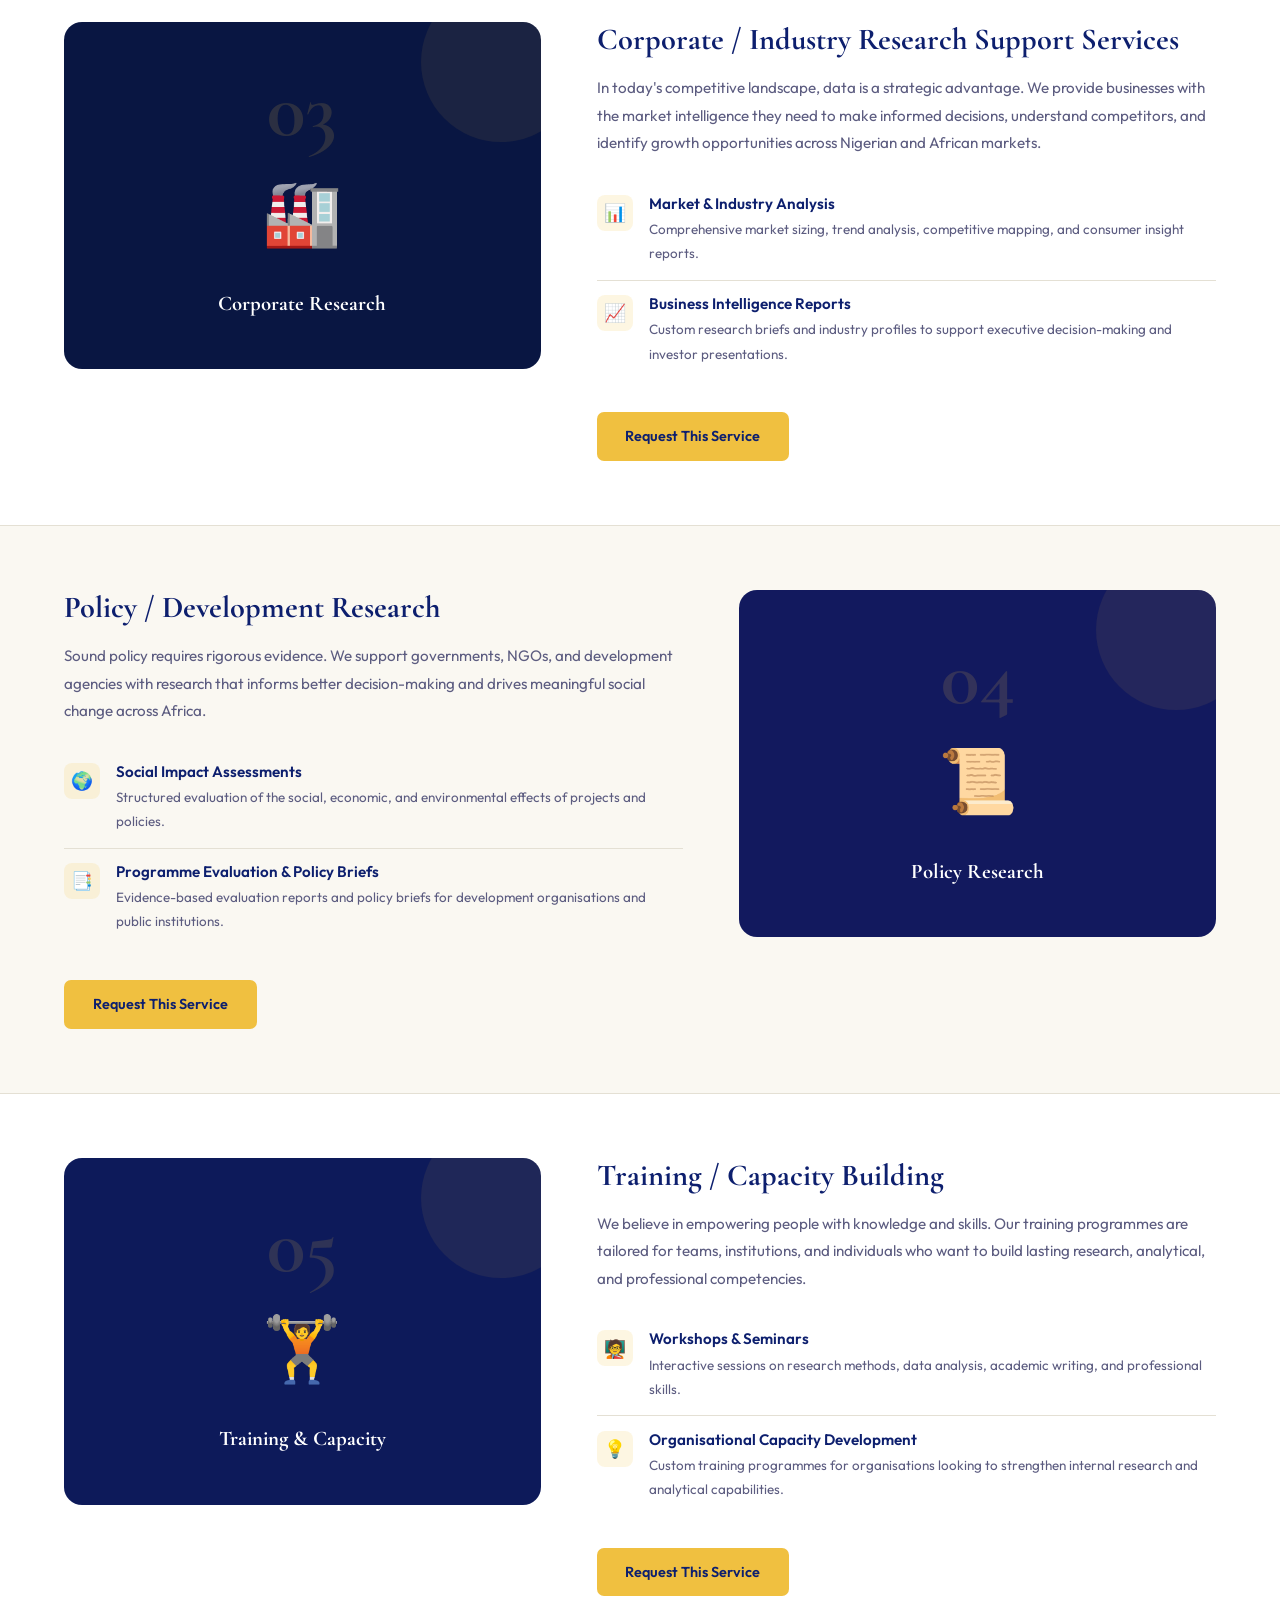
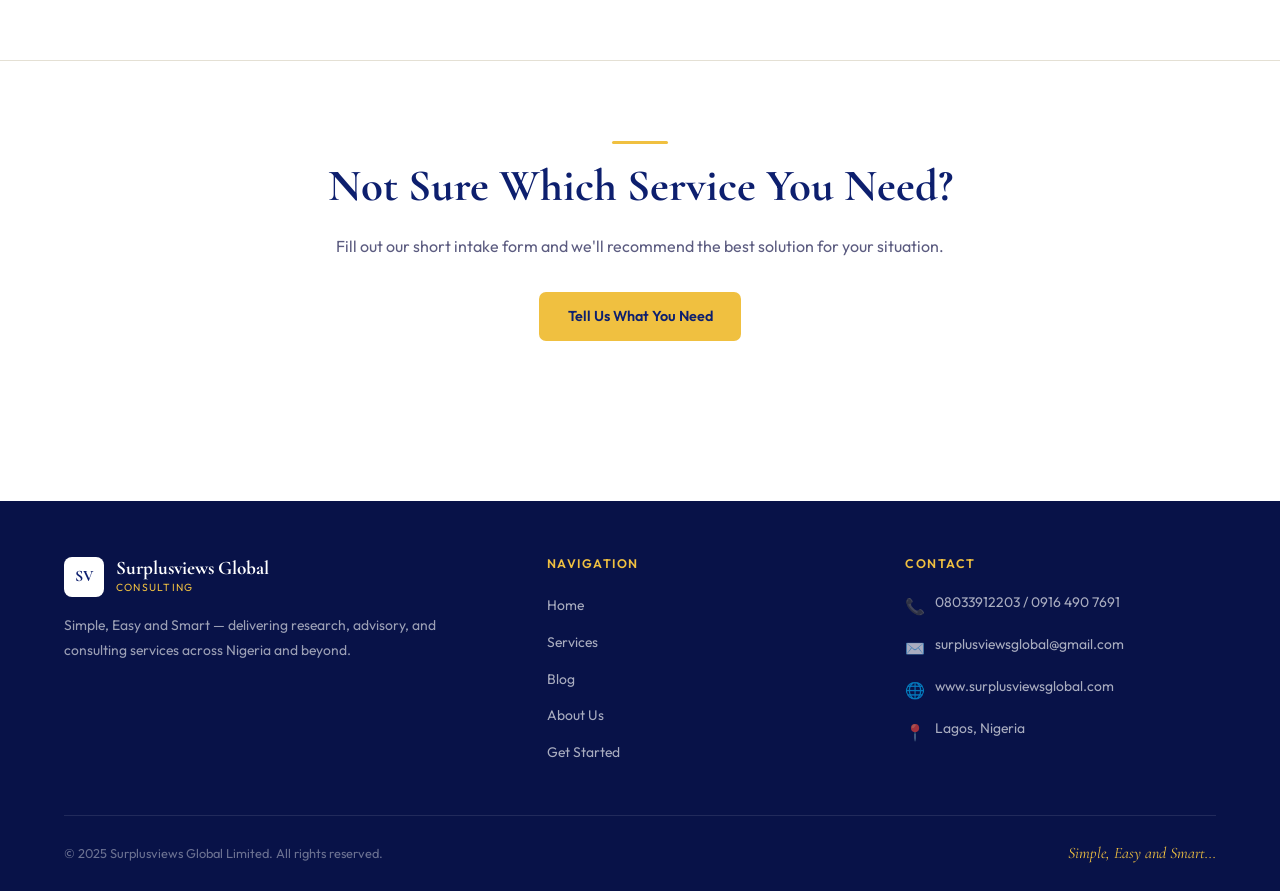
<file: services.html>
<!DOCTYPE html>
<html lang="en">
<head>
  <meta charset="UTF-8" />
  <meta name="viewport" content="width=device-width, initial-scale=1.0" />
  <title>Our Services — Surplusviews Global Limited</title>
  <link rel="stylesheet" href="style.css" />
  <style>
    .page-hero {
      background: var(--navy);
      padding: 5rem 5% 4rem;
      text-align: center;
      position: relative;
      overflow: hidden;
    }
    .page-hero::before {
      content: '';
      position: absolute;
      inset: 0;
      background: repeating-linear-gradient(
        45deg,
        rgba(240,192,64,.03) 0px,
        rgba(240,192,64,.03) 1px,
        transparent 1px,
        transparent 40px
      );
      pointer-events: none;
    }
    .page-hero h1 { color: var(--white); font-size: clamp(2.2rem, 5vw, 3.5rem); margin-bottom: .8rem; }
    .page-hero p  { color: rgba(255,255,255,.7); max-width: 560px; margin: 0 auto; font-size: 1.05rem; }
    .breadcrumb {
      display: flex;
      justify-content: center;
      gap: .4rem;
      font-size: .8rem;
      color: rgba(255,255,255,.45);
      margin-bottom: 1.5rem;
    }
    .breadcrumb a { color: var(--gold); }

    /* SERVICE BLOCKS */
    .svc-block {
      display: grid;
      grid-template-columns: 1fr 1.3fr;
      gap: 3.5rem;
      align-items: start;
      padding: 4rem 5%;
      border-bottom: 1px solid var(--border);
    }
    .svc-block:last-child { border-bottom: none; }
    .svc-block.reverse { direction: rtl; }
    .svc-block.reverse > * { direction: ltr; }

    .svc-block-icon-wrap {
      background: var(--navy);
      border-radius: var(--r-lg);
      padding: 3rem 2rem;
      text-align: center;
      position: relative;
      overflow: hidden;
    }
    .svc-block-icon-wrap::before {
      content: '';
      position: absolute;
      top: -40px; right: -40px;
      width: 160px; height: 160px;
      border-radius: 50%;
      background: rgba(240,192,64,.08);
    }
    .svc-block-icon { font-size: 4rem; margin-bottom: 1.2rem; display: block; }
    .svc-block-num {
      font-family: 'Cormorant Garamond', serif;
      font-size: 5rem;
      font-weight: 700;
      color: rgba(240,192,64,.15);
      line-height: 1;
      margin-bottom: .5rem;
    }
    .svc-block-name {
      color: var(--white);
      font-family: 'Cormorant Garamond', serif;
      font-size: 1.3rem;
      font-weight: 700;
    }

    .svc-block-content h2 {
      font-size: 1.9rem;
      color: var(--navy);
      margin-bottom: 1rem;
    }
    .svc-block-content p {
      color: var(--muted);
      font-size: .95rem;
      line-height: 1.8;
      margin-bottom: 1.5rem;
    }

    .svc-sub-list { list-style: none; margin-bottom: 2rem; }
    .svc-sub-list li {
      display: flex;
      align-items: flex-start;
      gap: 1rem;
      padding: .9rem 0;
      border-bottom: 1px solid var(--border);
    }
    .svc-sub-list li:last-child { border-bottom: none; }
    .svc-sub-icon {
      width: 36px; height: 36px;
      background: rgba(240,192,64,.15);
      border-radius: 8px;
      display: grid;
      place-items: center;
      font-size: 1.1rem;
      flex-shrink: 0;
    }
    .svc-sub-text h4 {
      font-family: 'Outfit', sans-serif;
      font-size: .95rem;
      font-weight: 600;
      color: var(--navy);
      margin-bottom: .25rem;
    }
    .svc-sub-text p { font-size: .84rem; color: var(--muted); margin: 0; }

    /* PRICING HINT */
    .price-hint {
      background: var(--cream);
      border-left: 4px solid var(--gold);
      border-radius: 0 var(--r) var(--r) 0;
      padding: 1rem 1.4rem;
      font-size: .88rem;
      color: var(--muted);
      margin-top: .5rem;
    }
    .price-hint strong { color: var(--navy); }

    @media (max-width: 860px) {
      .svc-block, .svc-block.reverse { grid-template-columns: 1fr; direction: ltr; }
    }
  </style>
</head>
<body>

<nav>
  <a href="index.html" class="logo">
    <div class="logo-badge">SV</div>
    <div class="logo-text">
      <span class="logo-name">Surplusviews Global</span>
      <span class="logo-tagline">Consulting</span>
    </div>
  </a>
  <ul class="nav-links">
    <li><a href="index.html">Home</a></li>
    <li><a href="services.html" class="active">Services</a></li>
    <li><a href="blog.html">Blog</a></li>
    <li><a href="about.html">About</a></li>
    <li><a href="order.html" class="nav-cta">Get Started</a></li>
  </ul>
  <button class="nav-hamburger" id="hamburger" aria-label="Open menu" onclick="toggleMenu()">
    <span></span><span></span><span></span>
  </button>
</nav>
<div class="nav-drawer" id="navDrawer">
  <a href="index.html">Home</a>
  <a href="services.html"  class="active">Services</a>
  <a href="blog.html">Blog</a>
  <a href="about.html">About</a>
  <a href="order.html" class="drawer-cta">Get Started</a>
</div>
<script>
function toggleMenu() {
  var btn    = document.getElementById('hamburger');
  var drawer = document.getElementById('navDrawer');
  btn.classList.toggle('open');
  drawer.classList.toggle('open');
  document.body.style.overflow = drawer.classList.contains('open') ? 'hidden' : '';
}
document.querySelectorAll('.nav-drawer a').forEach(function(a) {
  a.addEventListener('click', function() {
    document.getElementById('hamburger').classList.remove('open');
    document.getElementById('navDrawer').classList.remove('open');
    document.body.style.overflow = '';
  });
});
</script>

<div class="page-hero">
  <div class="breadcrumb"><a href="index.html">Home</a> / <span>Services</span></div>
  <h1>Our Services</h1>
  <p>End-to-end research, advisory, and consulting solutions — designed for individuals, students, and organisations.</p>
</div>

<!-- SERVICE 1 -->
<div class="svc-block fade-up">
  <div class="svc-block-icon-wrap">
    <div class="svc-block-num">01</div>
    <span class="svc-block-icon">📚</span>
    <div class="svc-block-name">Research &amp; Academic Support</div>
  </div>
  <div class="svc-block-content">
    <h2>Research &amp; Academic Support Service</h2>
    <p>Whether you are an undergraduate crafting your first research paper or a postgraduate working on a doctoral thesis, we provide the rigorous academic support you need to succeed. Our team of experienced researchers and writers guide you through every stage of the process.</p>
    <ul class="svc-sub-list">
      <li>
        <div class="svc-sub-icon">✍️</div>
        <div class="svc-sub-text">
          <h4>Project / Thesis Writing</h4>
          <p>Full-cycle thesis and research project development — from literature review to final defence preparation.</p>
        </div>
      </li>
      <li>
        <div class="svc-sub-icon">📋</div>
        <div class="svc-sub-text">
          <h4>Data Collection &amp; Field Survey as a Service</h4>
          <p>Structured field surveys, questionnaire design, and quantitative/qualitative data collection on your behalf.</p>
        </div>
      </li>
    </ul>
    <a href="order.html" class="btn btn-primary">Request This Service</a>
  </div>
</div>

<!-- SERVICE 2 -->
<div class="svc-block reverse fade-up section-alt">
  <div class="svc-block-icon-wrap" style="background: #0f2a6e;">
    <div class="svc-block-num">02</div>
    <span class="svc-block-icon">🎓</span>
    <div class="svc-block-name">Student &amp; Career Advisory</div>
  </div>
  <div class="svc-block-content">
    <h2>Student / Career Advisory Services</h2>
    <p>Navigating your academic or professional future should not be a guessing game. Our advisors bring firsthand experience to help you make informed, confident decisions — from choosing the right scholarship to building a compelling career profile.</p>
    <ul class="svc-sub-list">
      <li>
        <div class="svc-sub-icon">🏆</div>
        <div class="svc-sub-text">
          <h4>Scholarship Application Support</h4>
          <p>End-to-end guidance: scholarship identification, essay writing, document preparation, and submission strategy.</p>
        </div>
      </li>
      <li>
        <div class="svc-sub-icon">🗺️</div>
        <div class="svc-sub-text">
          <h4>Career Path Counselling</h4>
          <p>Personalised career mapping, CV/résumé building, interview coaching, and professional branding.</p>
        </div>
      </li>
    </ul>
    <a href="order.html" class="btn btn-primary">Request This Service</a>
  </div>
</div>

<!-- SERVICE 3 -->
<div class="svc-block fade-up">
  <div class="svc-block-icon-wrap" style="background: #091642;">
    <div class="svc-block-num">03</div>
    <span class="svc-block-icon">🏭</span>
    <div class="svc-block-name">Corporate Research</div>
  </div>
  <div class="svc-block-content">
    <h2>Corporate / Industry Research Support Services</h2>
    <p>In today's competitive landscape, data is a strategic advantage. We provide businesses with the market intelligence they need to make informed decisions, understand competitors, and identify growth opportunities across Nigerian and African markets.</p>
    <ul class="svc-sub-list">
      <li>
        <div class="svc-sub-icon">📊</div>
        <div class="svc-sub-text">
          <h4>Market &amp; Industry Analysis</h4>
          <p>Comprehensive market sizing, trend analysis, competitive mapping, and consumer insight reports.</p>
        </div>
      </li>
      <li>
        <div class="svc-sub-icon">📈</div>
        <div class="svc-sub-text">
          <h4>Business Intelligence Reports</h4>
          <p>Custom research briefs and industry profiles to support executive decision-making and investor presentations.</p>
        </div>
      </li>
    </ul>
    <a href="order.html" class="btn btn-primary">Request This Service</a>
  </div>
</div>

<!-- SERVICE 4 -->
<div class="svc-block reverse fade-up section-alt">
  <div class="svc-block-icon-wrap" style="background: #12195e;">
    <div class="svc-block-num">04</div>
    <span class="svc-block-icon">📜</span>
    <div class="svc-block-name">Policy Research</div>
  </div>
  <div class="svc-block-content">
    <h2>Policy / Development Research</h2>
    <p>Sound policy requires rigorous evidence. We support governments, NGOs, and development agencies with research that informs better decision-making and drives meaningful social change across Africa.</p>
    <ul class="svc-sub-list">
      <li>
        <div class="svc-sub-icon">🌍</div>
        <div class="svc-sub-text">
          <h4>Social Impact Assessments</h4>
          <p>Structured evaluation of the social, economic, and environmental effects of projects and policies.</p>
        </div>
      </li>
      <li>
        <div class="svc-sub-icon">📑</div>
        <div class="svc-sub-text">
          <h4>Programme Evaluation &amp; Policy Briefs</h4>
          <p>Evidence-based evaluation reports and policy briefs for development organisations and public institutions.</p>
        </div>
      </li>
    </ul>
    <a href="order.html" class="btn btn-primary">Request This Service</a>
  </div>
</div>

<!-- SERVICE 5 -->
<div class="svc-block fade-up">
  <div class="svc-block-icon-wrap" style="background: #0d1a5a;">
    <div class="svc-block-num">05</div>
    <span class="svc-block-icon">🏋️</span>
    <div class="svc-block-name">Training &amp; Capacity</div>
  </div>
  <div class="svc-block-content">
    <h2>Training / Capacity Building</h2>
    <p>We believe in empowering people with knowledge and skills. Our training programmes are tailored for teams, institutions, and individuals who want to build lasting research, analytical, and professional competencies.</p>
    <ul class="svc-sub-list">
      <li>
        <div class="svc-sub-icon">🧑‍🏫</div>
        <div class="svc-sub-text">
          <h4>Workshops &amp; Seminars</h4>
          <p>Interactive sessions on research methods, data analysis, academic writing, and professional skills.</p>
        </div>
      </li>
      <li>
        <div class="svc-sub-icon">💡</div>
        <div class="svc-sub-text">
          <h4>Organisational Capacity Development</h4>
          <p>Custom training programmes for organisations looking to strengthen internal research and analytical capabilities.</p>
        </div>
      </li>
    </ul>
    <a href="order.html" class="btn btn-primary">Request This Service</a>
  </div>
</div>

<!-- BOTTOM CTA -->
<section class="section" style="text-align:center;">
  <div class="gold-rule" style="margin: 0 auto 1rem;"></div>
  <h2 class="section-title" style="max-width:100%;">Not Sure Which Service You Need?</h2>
  <p style="color:var(--muted); margin-bottom:2rem;">Fill out our short intake form and we'll recommend the best solution for your situation.</p>
  <a href="order.html" class="btn btn-primary">Tell Us What You Need</a>
</section>

<footer>
  <div class="footer-grid">
    <div class="footer-brand">
      <div class="logo">
        <div class="logo-badge">SV</div>
        <div class="logo-text">
          <span class="logo-name">Surplusviews Global</span>
          <span class="logo-tagline">Consulting</span>
        </div>
      </div>
      <p class="footer-desc">Simple, Easy and Smart — delivering research, advisory, and consulting services across Nigeria and beyond.</p>
    </div>
    <div class="footer-col">
      <h4>Navigation</h4>
      <ul>
        <li><a href="index.html">Home</a></li>
        <li><a href="services.html">Services</a></li>
        <li><a href="blog.html">Blog</a></li>
        <li><a href="about.html">About Us</a></li>
        <li><a href="order.html">Get Started</a></li>
      </ul>
    </div>
    <div class="footer-col">
      <h4>Contact</h4>
      <div class="footer-contact-item"><span class="footer-contact-icon">📞</span><span>08033912203 / 0916 490 7691</span></div>
      <div class="footer-contact-item"><span class="footer-contact-icon">✉️</span><span>surplusviewsglobal@gmail.com</span></div>
      <div class="footer-contact-item"><span class="footer-contact-icon">🌐</span><span>www.surplusviewsglobal.com</span></div>
      <div class="footer-contact-item"><span class="footer-contact-icon">📍</span><span>Lagos, Nigeria</span></div>
    </div>
  </div>
  <div class="footer-bottom">
    <span>© 2025 Surplusviews Global Limited. All rights reserved.</span>
    <span class="tagline-footer">Simple, Easy and Smart...</span>
  </div>
</footer>

</body>
</html>
</file>
<file: style.css>
/* =============================================
   SURPLUSVIEWS GLOBAL LIMITED — Shared Styles
   ============================================= */

@import url('https://fonts.googleapis.com/css2?family=Cormorant+Garamond:wght@400;600;700&family=Outfit:wght@300;400;500;600&display=swap');

*, *::before, *::after { box-sizing: border-box; margin: 0; padding: 0; }

:root {
  --navy:      #0d1f6e;
  --navy-deep: #081248;
  --gold:      #f0c040;
  --gold-muted:#c9a535;
  --cream:     #faf8f2;
  --white:     #ffffff;
  --text:      #12122a;
  --muted:     #5c5c80;
  --border:    #e4e0d4;
  --r:         10px;
  --r-lg:      18px;
}

html { scroll-behavior: smooth; }

body {
  font-family: 'Outfit', sans-serif;
  background: var(--white);
  color: var(--text);
  line-height: 1.7;
  font-size: 16px;
}

h1, h2, h3, h4, h5 {
  font-family: 'Cormorant Garamond', serif;
  line-height: 1.2;
}

a { text-decoration: none; color: inherit; }

img { max-width: 100%; display: block; }

/* ── NAV ── */
nav {
  background: var(--navy);
  position: sticky;
  top: 0;
  z-index: 200;
  padding: 0 5%;
  display: flex;
  align-items: center;
  justify-content: space-between;
  height: 68px;
  box-shadow: 0 2px 20px rgba(0,0,0,.22);
}

.logo {
  display: flex;
  align-items: center;
  gap: .75rem;
  cursor: pointer;
  text-decoration: none;
}

.logo-badge {
  width: 40px; height: 40px;
  background: var(--white);
  border-radius: 8px;
  display: grid;
  place-items: center;
  font-family: 'Cormorant Garamond', serif;
  font-weight: 700;
  font-size: 16px;
  color: var(--navy);
  letter-spacing: -.5px;
  flex-shrink: 0;
}

.logo-text { display: flex; flex-direction: column; }
.logo-name {
  color: var(--white);
  font-family: 'Cormorant Garamond', serif;
  font-weight: 700;
  font-size: 1.1rem;
  line-height: 1.15;
}
.logo-tagline {
  color: var(--gold);
  font-size: .65rem;
  font-weight: 400;
  letter-spacing: .12em;
  text-transform: uppercase;
}

.nav-links {
  display: flex;
  align-items: center;
  gap: 2rem;
  list-style: none;
}

.nav-links a {
  color: rgba(255,255,255,.8);
  font-size: .88rem;
  font-weight: 400;
  letter-spacing: .03em;
  transition: color .2s;
  position: relative;
  padding-bottom: 4px;
}

.nav-links a::after {
  content: '';
  position: absolute;
  bottom: 0; left: 0;
  width: 0; height: 2px;
  background: var(--gold);
  transition: width .25s;
}

.nav-links a:hover,
.nav-links a.active { color: var(--white); }
.nav-links a:hover::after,
.nav-links a.active::after { width: 100%; }

.nav-cta {
  background: var(--gold);
  color: var(--navy) !important;
  font-weight: 600 !important;
  padding: .45rem 1.2rem;
  border-radius: 6px;
  transition: background .2s, transform .15s !important;
}
.nav-cta:hover { background: #ffd55a !important; transform: translateY(-1px); }
.nav-cta::after { display: none !important; }

/* ── FOOTER ── */
footer {
  background: var(--navy-deep);
  color: rgba(255,255,255,.75);
  padding: 3.5rem 5% 1.5rem;
  margin-top: 5rem;
}

.footer-grid {
  display: grid;
  grid-template-columns: 1.4fr 1fr 1fr;
  gap: 3rem;
  padding-bottom: 2.5rem;
  border-bottom: 1px solid rgba(255,255,255,.1);
}

.footer-brand .logo-name { font-size: 1.2rem; }

.footer-desc {
  margin-top: 1rem;
  font-size: .87rem;
  line-height: 1.8;
  color: rgba(255,255,255,.6);
}

.footer-col h4 {
  color: var(--gold);
  font-family: 'Outfit', sans-serif;
  font-weight: 600;
  font-size: .78rem;
  letter-spacing: .12em;
  text-transform: uppercase;
  margin-bottom: 1.2rem;
}

.footer-col ul { list-style: none; }
.footer-col ul li { margin-bottom: .6rem; }
.footer-col ul li a {
  font-size: .87rem;
  color: rgba(255,255,255,.65);
  transition: color .2s;
}
.footer-col ul li a:hover { color: var(--gold); }

.footer-contact-item {
  display: flex;
  align-items: flex-start;
  gap: .6rem;
  margin-bottom: .8rem;
  font-size: .87rem;
  color: rgba(255,255,255,.65);
}

.footer-contact-icon {
  font-size: 1rem;
  margin-top: 2px;
  flex-shrink: 0;
}

.footer-bottom {
  padding-top: 1.5rem;
  display: flex;
  justify-content: space-between;
  align-items: center;
  font-size: .8rem;
  color: rgba(255,255,255,.4);
}

.tagline-footer {
  color: var(--gold);
  font-family: 'Cormorant Garamond', serif;
  font-style: italic;
  font-size: 1rem;
}

/* ── SHARED SECTION STYLES ── */
.section { padding: 5rem 5%; }
.section-alt { background: var(--cream); }

.section-label {
  display: inline-block;
  background: var(--gold);
  color: var(--navy);
  font-size: .72rem;
  font-weight: 600;
  letter-spacing: .14em;
  text-transform: uppercase;
  padding: .35rem .9rem;
  border-radius: 4px;
  margin-bottom: 1rem;
}

.section-title {
  font-size: clamp(2rem, 4vw, 2.8rem);
  color: var(--navy);
  max-width: 600px;
  margin-bottom: 1.2rem;
}

.section-sub {
  color: var(--muted);
  font-size: 1rem;
  max-width: 580px;
  margin-bottom: 3rem;
}

/* ── BUTTONS ── */
.btn {
  display: inline-block;
  padding: .75rem 1.8rem;
  border-radius: 7px;
  font-weight: 600;
  font-size: .9rem;
  cursor: pointer;
  transition: all .2s;
  border: none;
  text-align: center;
}

.btn-primary {
  background: var(--gold);
  color: var(--navy);
}
.btn-primary:hover { background: #ffd55a; transform: translateY(-2px); box-shadow: 0 6px 20px rgba(240,192,64,.35); }

.btn-outline {
  background: transparent;
  color: var(--navy);
  border: 1.5px solid var(--navy);
}
.btn-outline:hover { background: var(--navy); color: var(--white); }

.btn-outline-white {
  background: transparent;
  color: var(--white);
  border: 1.5px solid rgba(255,255,255,.5);
}
.btn-outline-white:hover { background: rgba(255,255,255,.1); border-color: var(--white); }

/* ── CARDS ── */
.card {
  background: var(--white);
  border: 1px solid var(--border);
  border-radius: var(--r-lg);
  padding: 2rem;
  transition: box-shadow .25s, transform .25s;
}
.card:hover { box-shadow: 0 8px 32px rgba(13,31,110,.1); transform: translateY(-3px); }

/* ── FORM ELEMENTS ── */
.form-group { margin-bottom: 1.5rem; }

label {
  display: block;
  font-weight: 500;
  font-size: .88rem;
  margin-bottom: .5rem;
  color: var(--text);
}

label span.req { color: #c0392b; margin-left: 2px; }

input[type="text"],
input[type="email"],
input[type="tel"],
select,
textarea {
  width: 100%;
  padding: .75rem 1rem;
  border: 1.5px solid var(--border);
  border-radius: var(--r);
  font-family: 'Outfit', sans-serif;
  font-size: .95rem;
  color: var(--text);
  background: var(--white);
  transition: border-color .2s, box-shadow .2s;
  outline: none;
}

input:focus, select:focus, textarea:focus {
  border-color: var(--navy);
  box-shadow: 0 0 0 3px rgba(13,31,110,.08);
}

textarea { resize: vertical; min-height: 120px; }

/* ── ANIMATIONS ── */
@keyframes fadeUp {
  from { opacity: 0; transform: translateY(24px); }
  to   { opacity: 1; transform: translateY(0); }
}

.fade-up { animation: fadeUp .6s ease both; }
.delay-1 { animation-delay: .1s; }
.delay-2 { animation-delay: .22s; }
.delay-3 { animation-delay: .34s; }
.delay-4 { animation-delay: .46s; }

/* ── GOLD RULE ── */
.gold-rule {
  width: 56px; height: 3px;
  background: var(--gold);
  border-radius: 2px;
  margin-bottom: 1.2rem;
}

/* ── HAMBURGER BUTTON ── */
.nav-hamburger {
  display: none;
  flex-direction: column;
  justify-content: center;
  gap: 5px;
  width: 40px; height: 40px;
  background: transparent;
  border: none;
  cursor: pointer;
  padding: 6px;
  flex-shrink: 0;
}
.nav-hamburger span {
  display: block;
  width: 100%; height: 2px;
  background: var(--white);
  border-radius: 2px;
  transition: transform .3s, opacity .3s, width .3s;
  transform-origin: center;
}
.nav-hamburger.open span:nth-child(1) { transform: translateY(7px) rotate(45deg); }
.nav-hamburger.open span:nth-child(2) { opacity: 0; width: 0; }
.nav-hamburger.open span:nth-child(3) { transform: translateY(-7px) rotate(-45deg); }

/* ── MOBILE DRAWER ── */
.nav-drawer {
  display: none;
  position: fixed;
  top: 68px; left: 0; right: 0; bottom: 0;
  background: var(--navy-deep);
  z-index: 190;
  padding: 2rem 1.5rem;
  flex-direction: column;
  gap: 0;
  overflow-y: auto;
  transform: translateX(100%);
  transition: transform .3s ease;
}
.nav-drawer.open {
  transform: translateX(0);
}
.nav-drawer a {
  display: block;
  padding: 1rem 0;
  border-bottom: 1px solid rgba(255,255,255,.08);
  color: rgba(255,255,255,.8);
  font-size: 1.1rem;
  font-weight: 400;
  text-decoration: none;
  transition: color .2s, padding-left .2s;
}
.nav-drawer a:hover { color: var(--gold); padding-left: .5rem; }
.nav-drawer a.active { color: var(--gold); }
.nav-drawer .drawer-cta {
  margin-top: 2rem;
  display: block;
  background: var(--gold);
  color: var(--navy);
  text-align: center;
  padding: .85rem;
  border-radius: 8px;
  font-weight: 700;
  font-size: 1rem;
  border-bottom: none;
}
.nav-drawer .drawer-cta:hover { background: #ffd55a; padding-left: 0; }

/* ── RESPONSIVE ── */
@media (max-width: 768px) {
  .footer-grid { grid-template-columns: 1fr; gap: 2rem; }
  .footer-bottom { flex-direction: column; gap: .5rem; text-align: center; }
}

@media (max-width: 860px) {
  .nav-links { gap: 1rem; }
  .nav-links li:not(:last-child) a { font-size: .8rem; }
}

@media (max-width: 620px) {
  nav { padding: 0 1rem; }
  .nav-links { display: none; }
  .nav-hamburger { display: flex; }
  .nav-drawer { display: flex; }
}
</file>
